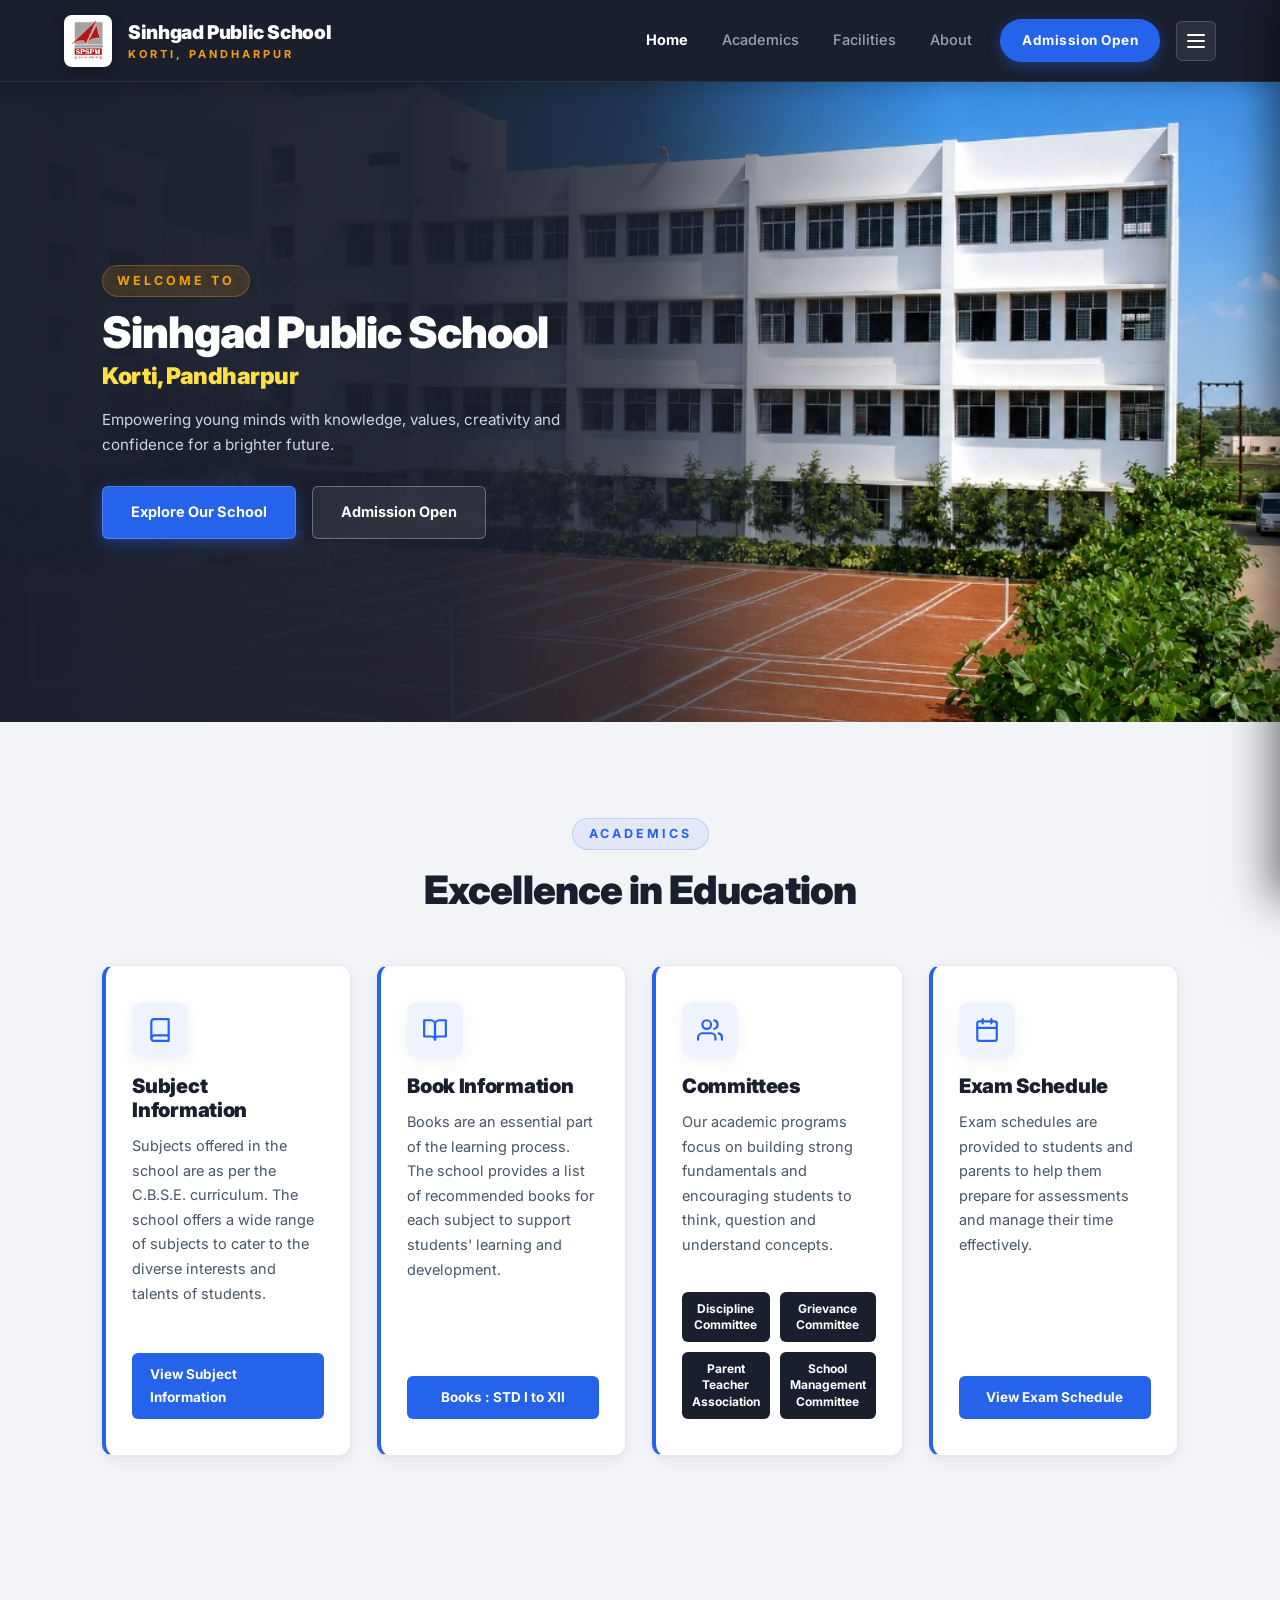
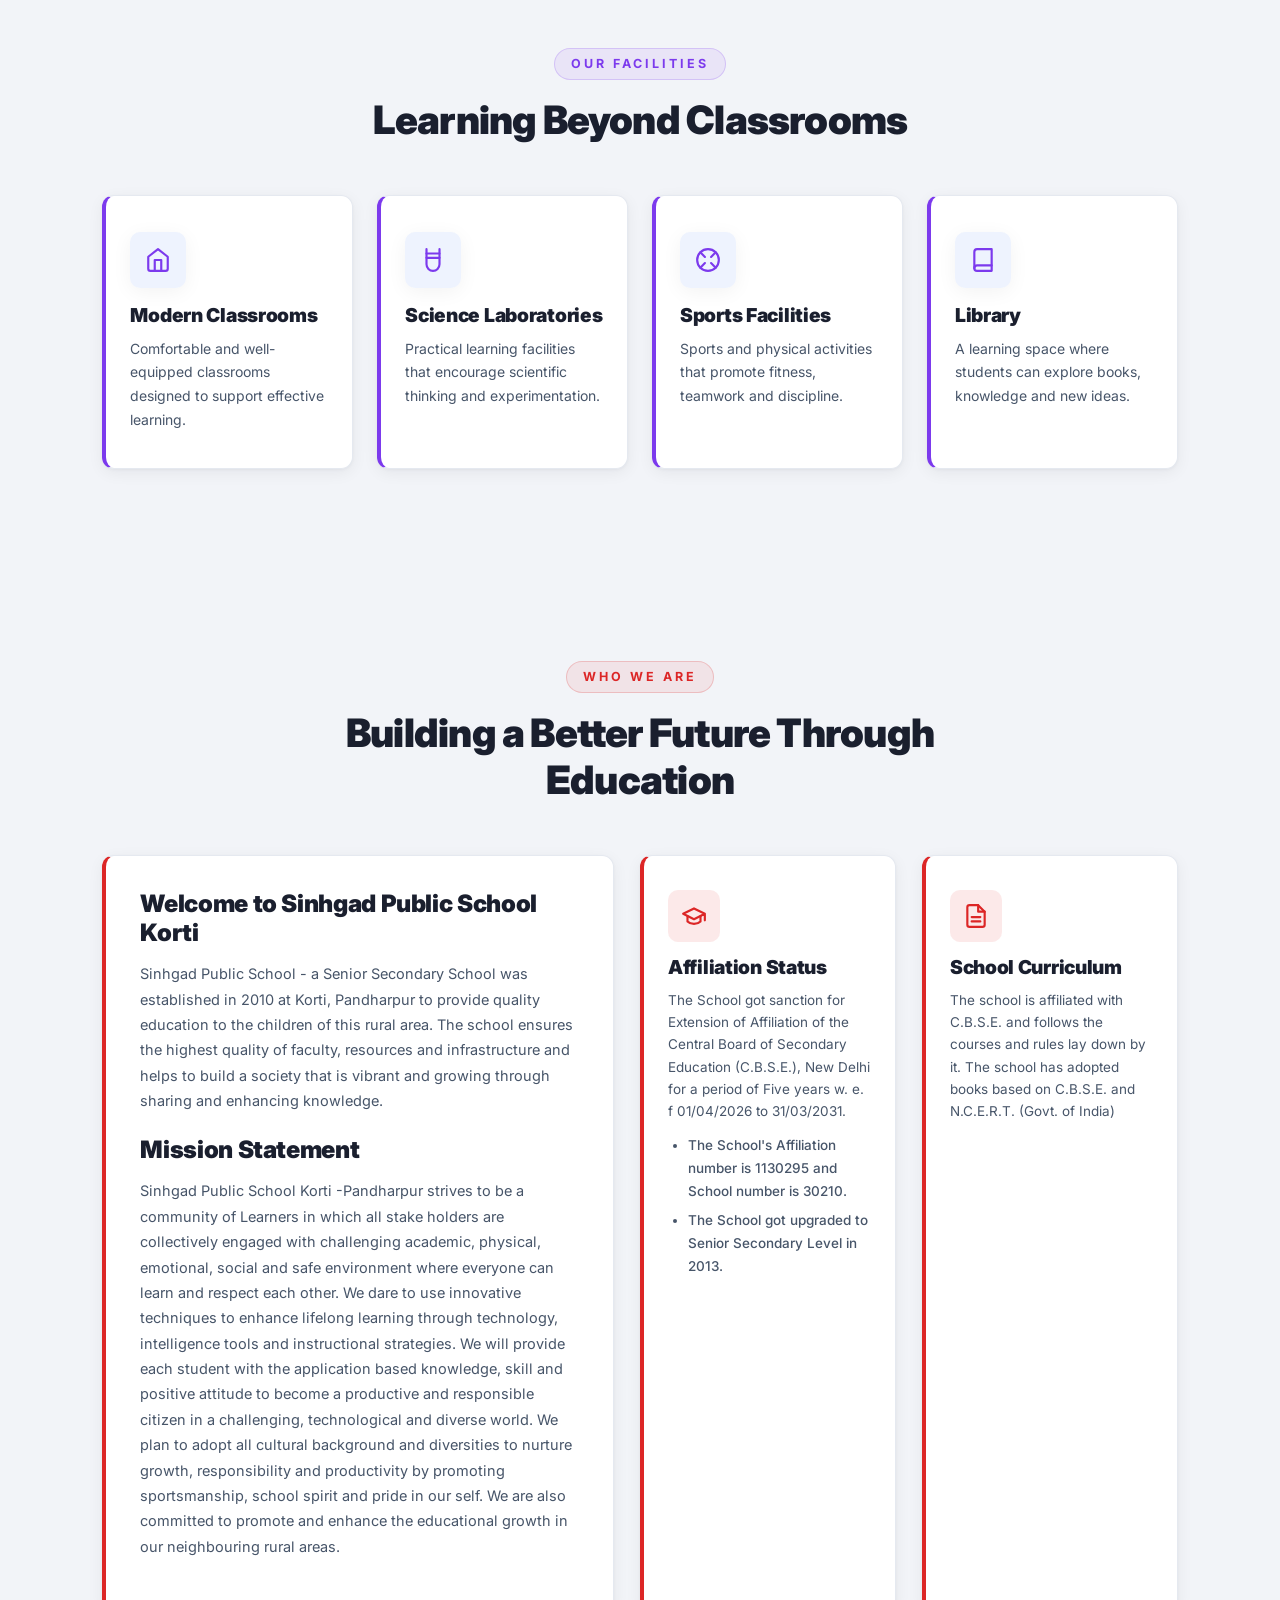
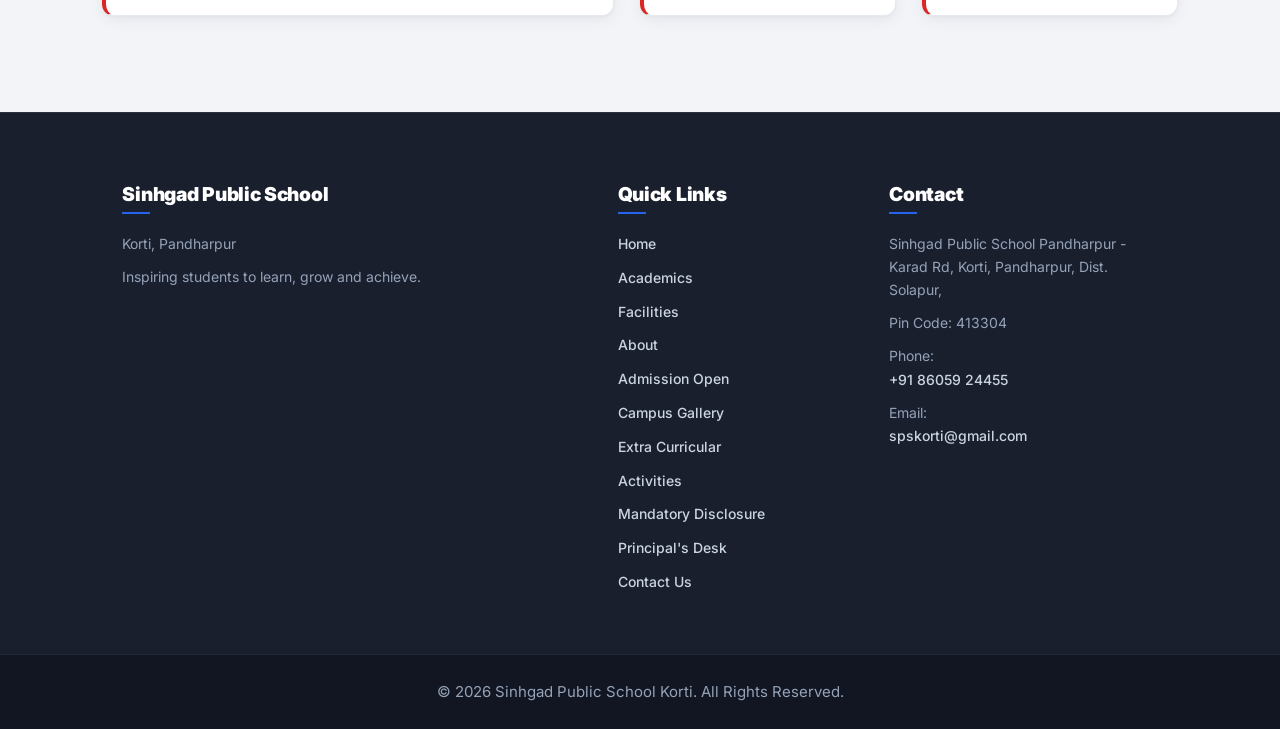
<file: index.html>
<!DOCTYPE html>
<html lang="en">

<head>
    <meta charset="UTF-8">
    <meta name="viewport" content="width=device-width, initial-scale=1.0">

    <title>Sinhgad Public School Korti</title>

    <link rel="stylesheet" href="style.css">

    <!-- Google Font: Inter & JetBrains Mono -->
    <link rel="preconnect" href="https://fonts.googleapis.com">
    <link rel="preconnect" href="https://fonts.gstatic.com" crossorigin>
    <link href="https://fonts.googleapis.com/css2?family=Inter:ital,opsz,wght@0,14..32,100..900;1,14..32,100..900&family=JetBrains+Mono:wght@500;700&display=swap"
        rel="stylesheet">
</head>

<body>

    <!-- ==================================================
         HEADER / MAIN NAVIGATION
    ================================================== -->
    <header class="header">
        <a href="#home" class="logo-area">
            <img src="images/logo.png" alt="Sinhgad Public School Logo" class="school-logo-img">
            <div class="school-name">
                <h2>Sinhgad Public School</h2>
                <p>Korti, Pandharpur</p>
            </div>
        </a>

        <!-- MAIN NAVIGATION (CORE OPTIONS + ADMISSION + 3-LINES MENU) -->
        <nav class="navbar">
            <a href="#home" class="active">Home</a>
            <a href="#academics">Academics</a>
            <a href="#facilities">Facilities</a>
            <a href="#about">About</a>

            <!-- ADMISSION OPEN BUTTON -->
            <a href="admission.html" class="admission-btn">
                Admission Open
            </a>

            <!-- 3 LINES MENU TOGGLE BUTTON -->
            <button class="menu-toggle-btn" id="menuToggleBtn" aria-label="Open More Options" title="More Options & Documents">
                <span class="hamburger-line"></span>
                <span class="hamburger-line"></span>
                <span class="hamburger-line"></span>
            </button>
        </nav>
    </header>

    <!-- ==================================================
         HOME / HERO SECTION
    ================================================== -->
    <section id="home" class="hero">
        <div class="hero-content">
            <p class="welcome-text">
                WELCOME TO
            </p>
            <h1>
                Sinhgad Public School
            </h1>
            <h2>
                Korti, Pandharpur
            </h2>
            <p class="hero-description">
                Empowering young minds with knowledge, values, creativity and confidence for a brighter future.
            </p>

            <div class="hero-buttons">
                <a href="#about" class="primary-btn">
                    Explore Our School
                </a>
                <a href="admission.html" class="secondary-btn">
                    Admission Open
                </a>
            </div>
        </div>
    </section>

    <!-- ==================================================
         ACADEMICS SECTION (Signature: Blue)
    ================================================== -->
    <section id="academics" class="content-section">
        <div class="section-title">
            <p>ACADEMICS</p>
            <h2>Excellence in Education</h2>
        </div>

        <div class="content-container">
            <div class="content-box">
                <div class="feature-icon icon-blue">
                    <svg viewBox="0 0 24 24" width="28" height="28" fill="none" stroke="currentColor" stroke-width="2" stroke-linecap="round" stroke-linejoin="round">
                        <path d="M4 19.5A2.5 2.5 0 0 1 6.5 17H20"/>
                        <path d="M6.5 2H20v20H6.5A2.5 2.5 0 0 1 4 19.5v-15A2.5 2.5 0 0 1 6.5 2z"/>
                    </svg>
                </div>
                <h3>Subject Information</h3>
                <p>
                    Subjects offered in the school are as per the C.B.S.E. curriculum.
                    The school offers a wide range of subjects to cater to the diverse interests and talents of students.
                </p>
                <a href="pdf/Subject.pdf" target="_blank" class="subject-pdf-btn">
                    View Subject Information
                </a>
            </div>

            <div class="content-box">
                <div class="feature-icon icon-blue">
                    <svg viewBox="0 0 24 24" width="28" height="28" fill="none" stroke="currentColor" stroke-width="2" stroke-linecap="round" stroke-linejoin="round">
                        <path d="M2 3h6a4 4 0 0 1 4 4v14a3 3 0 0 0-3-3H2z"/>
                        <path d="M22 3h-6a4 4 0 0 0-4 4v14a3 3 0 0 1 3-3h7z"/>
                    </svg>
                </div>
                <h3>Book Information</h3>
                <p>
                    Books are an essential part of the learning process. The school provides a list of recommended books for each
                    subject to support students' learning and development.
                </p>
                <a href="pdf/Book_List.pdf" target="_blank" class="subject-pdf-btn">
                    Books : STD I to XII
                </a>
            </div>

            <div class="content-box">
                <div class="feature-icon icon-blue">
                    <svg viewBox="0 0 24 24" width="28" height="28" fill="none" stroke="currentColor" stroke-width="2" stroke-linecap="round" stroke-linejoin="round">
                        <path d="M17 21v-2a4 4 0 0 0-4-4H5a4 4 0 0 0-4 4v2"/>
                        <circle cx="9" cy="7" r="4"/>
                        <path d="M23 21v-2a4 4 0 0 0-3-3.87"/>
                        <path d="M16 3.13a4 4 0 0 1 0 7.75"/>
                    </svg>
                </div>
                <h3>Committees</h3>
                <p>
                    Our academic programs focus on building strong fundamentals and encouraging students to think, question and understand concepts.
                </p>
                <div class="committee-tabs">
                    <a href="pdf/DISCIPLINE Committee.pdf" target="_blank">Discipline Committee</a>
                    <a href="pdf/Grievance Committee.pdf" target="_blank">Grievance Committee</a>
                    <a href="pdf/PTA List 2026-27.pdf" target="_blank">Parent Teacher Association</a>
                    <a href="pdf/School Management Committee 2026-27.pdf" target="_blank">School Management Committee</a>
                </div>
            </div>

            <div class="content-box">
                <div class="feature-icon icon-blue">
                    <svg viewBox="0 0 24 24" width="28" height="28" fill="none" stroke="currentColor" stroke-width="2" stroke-linecap="round" stroke-linejoin="round">
                        <rect x="3" y="4" width="18" height="18" rx="2" ry="2"/>
                        <line x1="16" y1="2" x2="16" y2="6"/>
                        <line x1="8" y1="2" x2="8" y2="6"/>
                        <line x1="3" y1="10" x2="21" y2="10"/>
                    </svg>
                </div>
                <h3>Exam Schedule</h3>
                <p>
                    Exam schedules are provided to students and parents to help them prepare for assessments and manage their time effectively.
                </p>
                <a href="pdf/Exam Schedule.pdf" target="_blank" class="exam-schedule-btn">
                    View Exam Schedule
                </a>
            </div>
        </div>
    </section>

    <!-- ==================================================
         FACILITIES SECTION (Signature: Purple)
    ================================================== -->
    <section id="facilities" class="features">
        <div class="section-title">
            <p>OUR FACILITIES</p>
            <h2>Learning Beyond Classrooms</h2>
        </div>

        <div class="feature-container">
            <div class="feature-box">
                <div class="feature-icon icon-purple">
                    <svg viewBox="0 0 24 24" width="28" height="28" fill="none" stroke="currentColor" stroke-width="2" stroke-linecap="round" stroke-linejoin="round">
                        <path d="M3 9l9-7 9 7v11a2 2 0 0 1-2 2H5a2 2 0 0 1-2-2z"/>
                        <polyline points="9 22 9 12 15 12 15 22"/>
                    </svg>
                </div>
                <h3>Modern Classrooms</h3>
                <p>
                    Comfortable and well-equipped classrooms designed to support effective learning.
                </p>
            </div>

            <div class="feature-box">
                <div class="feature-icon icon-purple">
                    <svg viewBox="0 0 24 24" width="28" height="28" fill="none" stroke="currentColor" stroke-width="2" stroke-linecap="round" stroke-linejoin="round">
                        <path d="M6 2v14a6 6 0 0 0 12 0V2"/>
                        <line x1="6" y1="6" x2="18" y2="6"/>
                        <line x1="6" y1="10" x2="18" y2="10"/>
                    </svg>
                </div>
                <h3>Science Laboratories</h3>
                <p>
                    Practical learning facilities that encourage scientific thinking and experimentation.
                </p>
            </div>

            <div class="feature-box">
                <div class="feature-icon icon-purple">
                    <svg viewBox="0 0 24 24" width="28" height="28" fill="none" stroke="currentColor" stroke-width="2" stroke-linecap="round" stroke-linejoin="round">
                        <circle cx="12" cy="12" r="10"/>
                        <path d="M4.93 4.93l4.24 4.24"/>
                        <path d="M14.83 9.17l4.24-4.24"/>
                        <path d="M14.83 14.83l4.24 4.24"/>
                        <path d="M4.93 19.07l4.24-4.24"/>
                    </svg>
                </div>
                <h3>Sports Facilities</h3>
                <p>
                    Sports and physical activities that promote fitness, teamwork and discipline.
                </p>
            </div>

            <div class="feature-box">
                <div class="feature-icon icon-purple">
                    <svg viewBox="0 0 24 24" width="28" height="28" fill="none" stroke="currentColor" stroke-width="2" stroke-linecap="round" stroke-linejoin="round">
                        <path d="M4 19.5A2.5 2.5 0 0 1 6.5 17H20"/>
                        <path d="M6.5 2H20v20H6.5A2.5 2.5 0 0 1 4 19.5v-15A2.5 2.5 0 0 1 6.5 2z"/>
                    </svg>
                </div>
                <h3>Library</h3>
                <p>
                    A learning space where students can explore books, knowledge and new ideas.
                </p>
            </div>
        </div>
    </section>

    <!-- ==================================================
         ABOUT SECTION (Signature: Red)
    ================================================== -->
    <section id="about" class="about-section">
        <div class="section-title">
            <p>WHO WE ARE</p>
            <h2>Building a Better Future Through Education</h2>
        </div>

        <div class="about-content">
            <div class="about-text">
                <h3>Welcome to Sinhgad Public School Korti</h3>
                <p>
                    Sinhgad Public School - a Senior Secondary School was established in 2010 at Korti, Pandharpur to provide quality education to the children of this rural area. The school ensures the highest quality of faculty, resources and infrastructure and helps to build a society that is vibrant and growing through sharing and enhancing knowledge.
                </p>
                
                <h3>Mission Statement</h3>
                <p>
                   Sinhgad Public School Korti -Pandharpur strives to be a community of Learners in which all stake holders are collectively engaged with challenging academic, physical, emotional, social and safe environment where everyone can learn and respect each other. We dare to use innovative techniques to enhance lifelong learning through technology, intelligence tools and instructional strategies. We will provide each student with the application based knowledge, skill and positive attitude to become a productive and responsible citizen in a challenging, technological and diverse world. We plan to adopt all cultural background and diversities to nurture growth, responsibility and productivity by promoting sportsmanship, school spirit and pride in our self. We are also committed to promote and enhance the educational growth in our neighbouring rural areas.
                </p>
            </div>

            <div class="about-card">
                <div class="card-icon icon-red">
                    <svg viewBox="0 0 24 24" width="28" height="28" fill="none" stroke="currentColor" stroke-width="2" stroke-linecap="round" stroke-linejoin="round">
                        <path d="M22 10v6M2 10l10-5 10 5-10 5z"/>
                        <path d="M6 12v5c3 3 9 3 12 0v-5"/>
                    </svg>
                </div>
                <h3>Affiliation Status</h3>
                <p>
                    The School got sanction for Extension of Affiliation of the Central Board of Secondary Education (C.B.S.E.), New Delhi for a period of Five years w. e. f 01/04/2026 to 31/03/2031.
                </p>
                <ul class="school-info">
                    <li>The School's Affiliation number is 1130295 and School number is 30210.</li>
                    <li>The School got upgraded to Senior Secondary Level in 2013.</li>
                </ul>
            </div>

            <div class="about-card">
                <div class="card-icon icon-red">
                    <svg viewBox="0 0 24 24" width="28" height="28" fill="none" stroke="currentColor" stroke-width="2" stroke-linecap="round" stroke-linejoin="round">
                        <path d="M14 2H6a2 2 0 0 0-2 2v16a2 2 0 0 0 2 2h12a2 2 0 0 0 2-2V8z"/>
                        <polyline points="14 2 14 8 20 8"/>
                        <line x1="16" y1="13" x2="8" y2="13"/>
                        <line x1="16" y1="17" x2="8" y2="17"/>
                    </svg>
                </div>
                <h3>School Curriculum</h3>
                <p>
                   The school is affiliated with C.B.S.E. and follows the courses and rules lay down by it. The school has adopted books based on C.B.S.E. and N.C.E.R.T. (Govt. of India)
                </p>
            </div>
        </div>
    </section>

    <!-- ==================================================
         FOOTER
    ================================================== -->
    <footer>
        <div class="footer-content">
            <div>
                <h3>Sinhgad Public School</h3>
                <p>Korti, Pandharpur</p>
                <p>Inspiring students to learn, grow and achieve.</p>
            </div>

            <div>
                <h3>Quick Links</h3>
                <a href="#home">Home</a>
                <a href="#academics">Academics</a>
                <a href="#facilities">Facilities</a>
                <a href="#about">About</a>
                <a href="admission.html">Admission Open</a>
                <a href="gallery.html">Campus Gallery</a>
                <a href="extra-curricular.html">Extra Curricular</a>
                <a href="activities.html">Activities</a>
                <a href="mandatory-disclosure.html">Mandatory Disclosure</a>
                <a href="principal-desk.html">Principal's Desk</a>
                <a href="contact.html">Contact Us</a>
            </div>

            <div>
                <h3>Contact</h3>
                <p>Sinhgad Public School Pandharpur - Karad Rd, Korti, Pandharpur, Dist. Solapur,</p>
                <p>Pin Code: 413304</p>
                <p>Phone: <a href="tel:8605924455">+91 86059 24455</a></p>
                <p>Email: <a href="mailto:spskorti@gmail.com">spskorti@gmail.com</a></p>
            </div>
        </div>

        <div class="copyright">
            <p>&copy; 2026 Sinhgad Public School Korti. All Rights Reserved.</p>
        </div>
    </footer>

    <!-- ==================================================
         SIDE DRAWER OVERLAY & PANEL (3-LINES OPTIONS)
    ================================================== -->
    <div class="drawer-overlay" id="drawerOverlay"></div>

    <aside class="side-drawer" id="sideDrawer">
        <div class="drawer-header">
            <div class="drawer-brand">
                <img src="images/logo.png" alt="SPS Logo" class="drawer-logo-img">
                <div class="school-name">
                    <h2>Sinhgad Public School</h2>
                    <p>Korti, Pandharpur</p>
                </div>
            </div>
            <button class="drawer-close-btn" id="drawerCloseBtn" aria-label="Close Menu">
                <svg viewBox="0 0 24 24" width="20" height="20" fill="none" stroke="currentColor" stroke-width="2.5"><line x1="18" y1="6" x2="6" y2="18"/><line x1="6" y1="6" x2="18" y2="18"/></svg>
            </button>
        </div>

        <div class="drawer-body">
            <!-- 1. EXPLORE SECTIONS & EVENTS -->
            <div class="drawer-section">
                <span class="drawer-section-title">EXPLORE &amp; EVENTS</span>
                <ul class="drawer-menu-list">
                    <li>
                        <a href="gallery.html" class="drawer-item">
                            <svg viewBox="0 0 24 24" width="20" height="20" fill="none" stroke="currentColor" stroke-width="2"><rect x="3" y="3" width="18" height="18" rx="2"/><circle cx="8.5" cy="8.5" r="1.5"/><polyline points="21 15 16 10 5 21"/></svg>
                            <div>
                                <strong>Gallery</strong>
                                <span>Campus moments, classrooms &amp; playgrounds</span>
                            </div>
                        </a>
                    </li>
                    <li>
                        <a href="extra-curricular.html" class="drawer-item">
                            <svg viewBox="0 0 24 24" width="20" height="20" fill="none" stroke="currentColor" stroke-width="2"><polygon points="12 2 15.09 8.26 22 9.27 17 14.14 18.18 21.02 12 17.77 5.82 21.02 7 14.14 2 9.27 8.91 8.26 12 2"/></svg>
                            <div>
                                <strong>Extra Curricular</strong>
                                <span>Competitions, summer camps &amp; annual concert</span>
                            </div>
                        </a>
                    </li>
                    <li>
                        <a href="activities.html" class="drawer-item">
                            <svg viewBox="0 0 24 24" width="20" height="20" fill="none" stroke="currentColor" stroke-width="2"><circle cx="12" cy="12" r="10"/><path d="M4.93 4.93l4.24 4.24"/><path d="M14.83 9.17l4.24-4.24"/><path d="M14.83 14.83l4.24 4.24"/><path d="M4.93 19.07l4.24-4.24"/></svg>
                            <div>
                                <strong>Activities</strong>
                                <span>Sports, environmental, science &amp; social projects</span>
                            </div>
                        </a>
                    </li>
                    <li>
                        <a href="mandatory-disclosure.html" class="drawer-item">
                            <svg viewBox="0 0 24 24" width="20" height="20" fill="none" stroke="currentColor" stroke-width="2"><path d="M14 2H6a2 2 0 0 0-2 2v16a2 2 0 0 0 2 2h12a2 2 0 0 0 2-2V8z"/><polyline points="14 2 14 8 20 8"/><line x1="16" y1="13" x2="8" y2="13"/><line x1="16" y1="17" x2="8" y2="17"/></svg>
                            <div>
                                <strong>Mandatory Disclosure</strong>
                                <span>CBSE affiliation, society registration &amp; compliance</span>
                            </div>
                        </a>
                    </li>
                    <li>
                        <a href="principal-desk.html" class="drawer-item">
                            <svg viewBox="0 0 24 24" width="20" height="20" fill="none" stroke="currentColor" stroke-width="2"><path d="M20 21v-2a4 4 0 0 0-4-4H8a4 4 0 0 0-4 4v2"/><circle cx="12" cy="7" r="4"/></svg>
                            <div>
                                <strong>Principal Desk</strong>
                                <span>Vision and message from Mrs. Smita Navale</span>
                            </div>
                        </a>
                    </li>
                    <li>
                        <a href="contact.html" class="drawer-item">
                            <svg viewBox="0 0 24 24" width="20" height="20" fill="none" stroke="currentColor" stroke-width="2"><path d="M22 16.92v3a2 2 0 0 1-2.18 2 19.79 19.79 0 0 1-8.63-3.07 19.5 19.5 0 0 1-6-6 19.79 19.79 0 0 1-3.07-8.67A2 2 0 0 1 4.11 2h3a2 2 0 0 1 2 1.72 12.84 12.84 0 0 0 .7 2.81 2 2 0 0 1-.45 2.11L8.09 9.91a16 16 0 0 0 6 6l1.27-1.27a2 2 0 0 1 2.11-.45 12.84 12.84 0 0 0 2.81.7A2 2 0 0 1 22 16.92z"/></svg>
                            <div>
                                <strong>Contact</strong>
                                <span>Helpline, email, visiting hours &amp; directions</span>
                            </div>
                        </a>
                    </li>
                </ul>
            </div>

            <!-- 2. QUICK PORTALS & DOCUMENTS -->
            <div class="drawer-section">
                <span class="drawer-section-title">QUICK PORTALS &amp; DOCUMENTS</span>
                <ul class="drawer-menu-list">
                    <li>
                        <a href="admission.html" class="drawer-item highlight">
                            <svg viewBox="0 0 24 24" width="20" height="20" fill="none" stroke="currentColor" stroke-width="2"><path d="M16 21v-2a4 4 0 0 0-4-4H5a4 4 0 0 0-4 4v2"/><circle cx="9" cy="7" r="4"/><polyline points="16 11 18 13 22 9"/></svg>
                            <div>
                                <strong>Admission 2026-27</strong>
                                <span>Online prospectus, eligibility &amp; criteria</span>
                            </div>
                        </a>
                    </li>
                    <li>
                        <a href="pdf/Fees.pdf" target="_blank" class="drawer-item">
                            <svg viewBox="0 0 24 24" width="20" height="20" fill="none" stroke="currentColor" stroke-width="2"><rect x="2" y="4" width="20" height="16" rx="2"/><line x1="12" y1="8" x2="12" y2="16"/><line x1="8" y1="12" x2="16" y2="12"/></svg>
                            <div>
                                <strong>Fee Structure</strong>
                                <span>Official grade-wise fee schedule (PDF)</span>
                            </div>
                        </a>
                    </li>
                    <li>
                        <a href="pdf/Book_List.pdf" target="_blank" class="drawer-item">
                            <svg viewBox="0 0 24 24" width="20" height="20" fill="none" stroke="currentColor" stroke-width="2"><path d="M2 3h6a4 4 0 0 1 4 4v14a3 3 0 0 0-3-3H2z"/><path d="M22 3h-6a4 4 0 0 0-4 4v14a3 3 0 0 1 3-3h7z"/></svg>
                            <div>
                                <strong>Prescribed Books (STD I - XII)</strong>
                                <span>NCERT &amp; recommended curriculum list (PDF)</span>
                            </div>
                        </a>
                    </li>
                    <li>
                        <a href="pdf/Transport Details.pdf" target="_blank" class="drawer-item">
                            <svg viewBox="0 0 24 24" width="20" height="20" fill="none" stroke="currentColor" stroke-width="2"><rect x="1" y="3" width="15" height="13"/><polygon points="16 8 20 8 23 11 23 16 16 16 8"/><circle cx="5.5" cy="18.5" r="2.5"/><circle cx="18.5" cy="18.5" r="2.5"/></svg>
                            <div>
                                <strong>Transport Details</strong>
                                <span>Campus bus pickup and drop routes (PDF)</span>
                            </div>
                        </a>
                    </li>
                    <li>
                        <a href="pdf/Exam Schedule.pdf" target="_blank" class="drawer-item">
                            <svg viewBox="0 0 24 24" width="20" height="20" fill="none" stroke="currentColor" stroke-width="2"><rect x="3" y="4" width="18" height="18" rx="2" ry="2"/><line x1="16" y1="2" x2="16" y2="6"/><line x1="8" y1="2" x2="8" y2="6"/><line x1="3" y1="10" x2="21" y2="10"/></svg>
                            <div>
                                <strong>Exam Schedule &amp; Timetable</strong>
                                <span>Assessments &amp; board examination dates (PDF)</span>
                            </div>
                        </a>
                    </li>
                    <li>
                        <a href="pdf/STUDENT STRENGTH DETAILS.pdf" target="_blank" class="drawer-item">
                            <svg viewBox="0 0 24 24" width="20" height="20" fill="none" stroke="currentColor" stroke-width="2"><path d="M17 21v-2a4 4 0 0 0-4-4H5a4 4 0 0 0-4 4v2"/><circle cx="9" cy="7" r="4"/><path d="M23 21v-2a4 4 0 0 0-3-3.87"/><path d="M16 3.13a4 4 0 0 1 0 7.75"/></svg>
                            <div>
                                <strong>Student Strength Details</strong>
                                <span>Enrolment &amp; class division data (PDF)</span>
                            </div>
                        </a>
                    </li>
                </ul>
            </div>

            <!-- 3. CBSE STATUTORY COMMITTEES -->
            <div class="drawer-section">
                <span class="drawer-section-title">CBSE STATUTORY COMMITTEES</span>
                <ul class="drawer-menu-list">
                    <li><a href="pdf/School Management Committee 2026-27.pdf" target="_blank" class="drawer-item-sub">School Management Committee (SMC)</a></li>
                    <li><a href="pdf/PTA List 2026-27.pdf" target="_blank" class="drawer-item-sub">Parents Teachers Association (PTA)</a></li>
                    <li><a href="pdf/DISCIPLINE Committee.pdf" target="_blank" class="drawer-item-sub">Discipline Committee</a></li>
                    <li><a href="pdf/Grievance Committee.pdf" target="_blank" class="drawer-item-sub">Grievance Committee</a></li>
                    <li><a href="pdf/WebsiteDisclaimer.pdf" target="_blank" class="drawer-item-sub">Official Website Disclaimer</a></li>
                </ul>
            </div>

            <div class="drawer-footer-contact">
                <p><strong>Campus Support:</strong> <a href="tel:8605924455">+91 86059 24455</a></p>
                <p><strong>Official Email:</strong> <a href="mailto:spskorti@gmail.com">spskorti@gmail.com</a></p>
                <p style="font-size: 11.5px; color: var(--slate-400); margin-top: 8px;">Pandharpur - Karad Rd, Korti, Pandharpur - 413304</p>
            </div>
        </div>
    </aside>

    <!-- Side Drawer Toggle Javascript -->
    <script>
        const menuToggleBtn = document.getElementById('menuToggleBtn');
        const sideDrawer = document.getElementById('sideDrawer');
        const drawerOverlay = document.getElementById('drawerOverlay');
        const drawerCloseBtn = document.getElementById('drawerCloseBtn');

        function openDrawer() {
            sideDrawer.classList.add('active');
            drawerOverlay.classList.add('active');
            document.body.style.overflow = 'hidden';
        }

        function closeDrawer() {
            sideDrawer.classList.remove('active');
            drawerOverlay.classList.remove('active');
            document.body.style.overflow = '';
        }

        if (menuToggleBtn) menuToggleBtn.addEventListener('click', openDrawer);
        if (drawerCloseBtn) drawerCloseBtn.addEventListener('click', closeDrawer);
        if (drawerOverlay) drawerOverlay.addEventListener('click', closeDrawer);

        document.addEventListener('keydown', (e) => {
            if (e.key === 'Escape') closeDrawer();
        });
    </script>
</body>
</html>
</file>
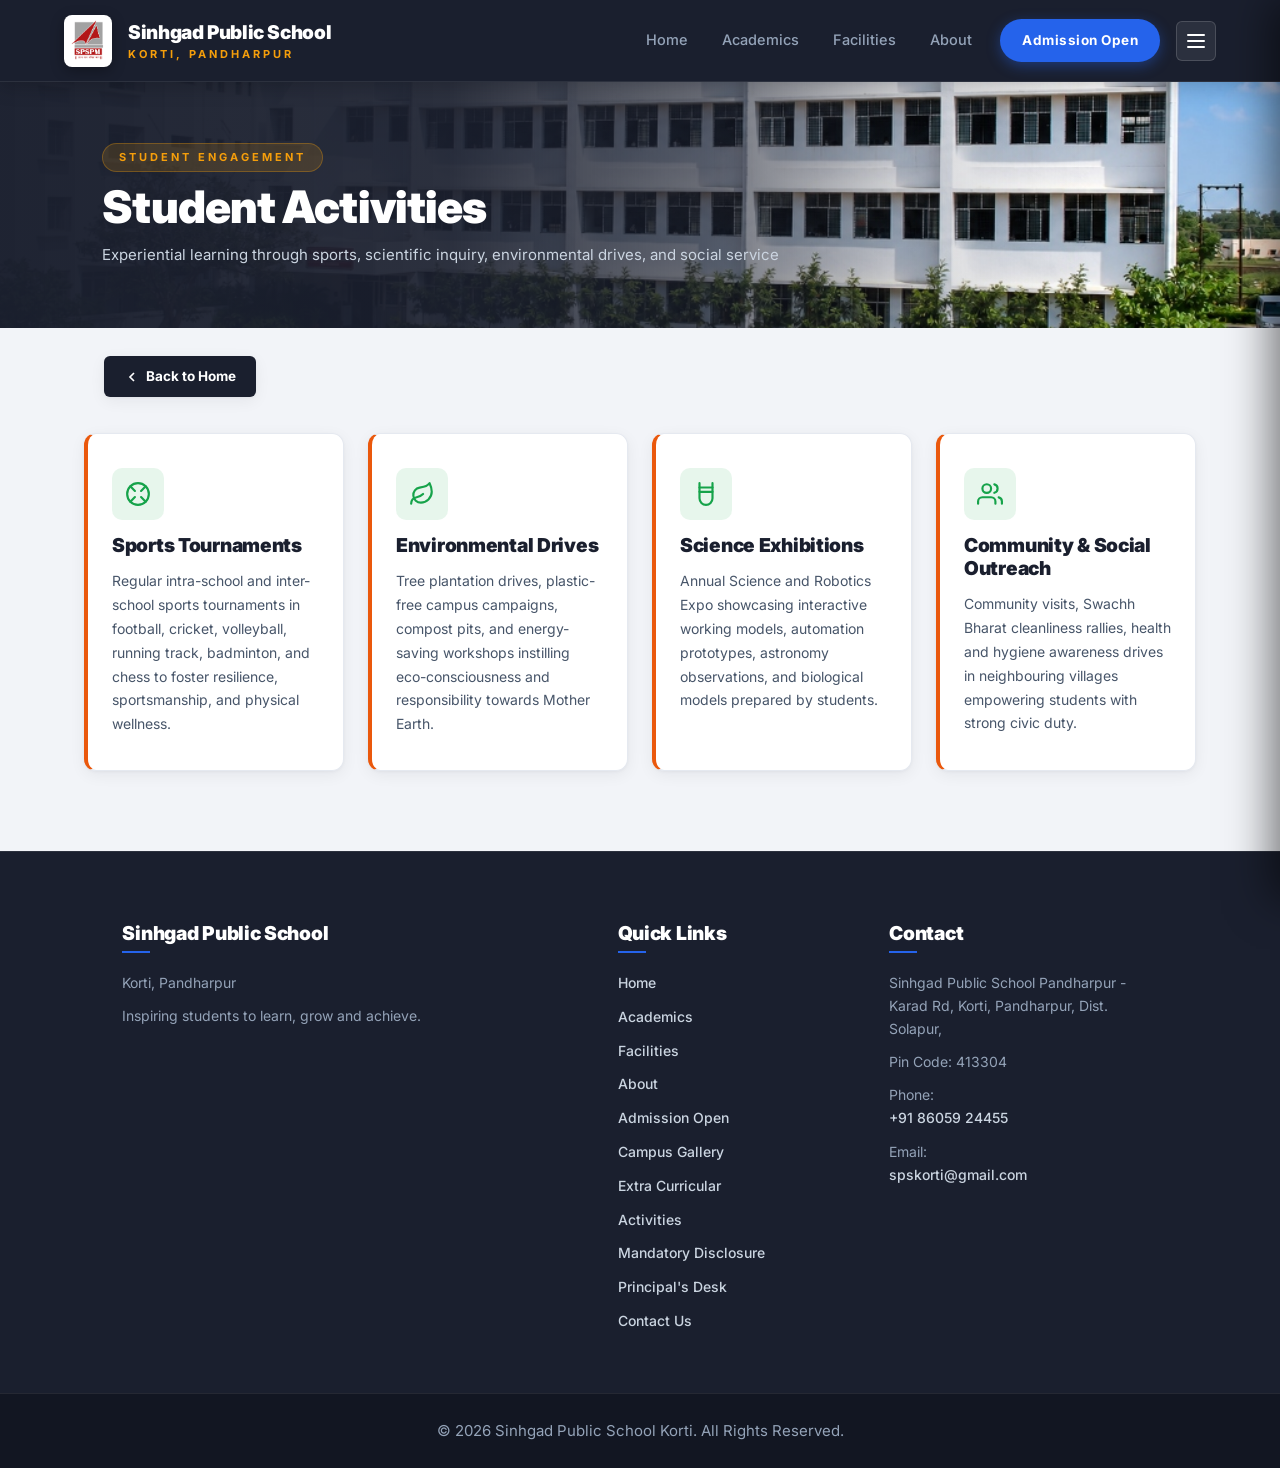
<file: activities.html>
<!DOCTYPE html>
<html lang="en">

<head>
    <meta charset="UTF-8">
    <meta name="viewport" content="width=device-width, initial-scale=1.0">

    <title>Student Activities | Sinhgad Public School Korti</title>

    <link rel="stylesheet" href="style.css">

    <!-- Google Font: Inter & JetBrains Mono -->
    <link rel="preconnect" href="https://fonts.googleapis.com">
    <link rel="preconnect" href="https://fonts.gstatic.com" crossorigin>
    <link href="https://fonts.googleapis.com/css2?family=Inter:ital,opsz,wght@0,14..32,100..900;1,14..32,100..900&family=JetBrains+Mono:wght@500;700&display=swap"
        rel="stylesheet">
</head>

<body>

    <!-- ==================================================
         HEADER / MAIN NAVIGATION
    ================================================== -->
    <header class="header">
        <a href="index.html" class="logo-area">
            <img src="images/logo.png" alt="Sinhgad Public School Logo" class="school-logo-img">
            <div class="school-name">
                <h2>Sinhgad Public School</h2>
                <p>Korti, Pandharpur</p>
            </div>
        </a>

        <!-- MAIN NAVIGATION -->
        <nav class="navbar">
            <a href="index.html#home">Home</a>
            <a href="index.html#academics">Academics</a>
            <a href="index.html#facilities">Facilities</a>
            <a href="index.html#about">About</a>

            <!-- ADMISSION OPEN -->
            <a href="admission.html" class="admission-btn">
                Admission Open
            </a>

            <!-- 3 LINES MENU TOGGLE BUTTON -->
            <button class="menu-toggle-btn" id="menuToggleBtn" aria-label="Open More Options" title="More Options & Documents">
                <span class="hamburger-line"></span>
                <span class="hamburger-line"></span>
                <span class="hamburger-line"></span>
            </button>
        </nav>
    </header>

    <!-- ==================================================
         PAGE HERO
    ================================================== -->
    <section class="page-hero">
        <span class="page-tag">STUDENT ENGAGEMENT</span>
        <h1>Student Activities</h1>
        <span>Experiential learning through sports, scientific inquiry, environmental drives, and social service</span>
    </section>

    <!-- ==================================================
         BACK TO HOME BUTTON
    ================================================== -->
    <div class="back-home-container">
        <a href="index.html" class="back-home-btn">
            <svg viewBox="0 0 24 24" width="16" height="16" fill="none" stroke="currentColor" stroke-width="2.5"><polyline points="15 18 9 12 15 6"/></svg>
            Back to Home
        </a>
    </div>

    <!-- ==================================================
         MAIN ACTIVITIES CONTENT
    ================================================== -->
    <main class="page-main-content">
        <div class="event-container">
            <div class="event-card">
                <div class="event-icon icon-green">
                    <svg viewBox="0 0 24 24" width="28" height="28" fill="none" stroke="currentColor" stroke-width="2" stroke-linecap="round" stroke-linejoin="round">
                        <circle cx="12" cy="12" r="10"/>
                        <path d="M4.93 4.93l4.24 4.24"/>
                        <path d="M14.83 9.17l4.24-4.24"/>
                        <path d="M14.83 14.83l4.24 4.24"/>
                        <path d="M4.93 19.07l4.24-4.24"/>
                    </svg>
                </div>
                <h3>Sports Tournaments</h3>
                <p>
                    Regular intra-school and inter-school sports tournaments in football, cricket, volleyball, running track, badminton, and chess to foster resilience, sportsmanship, and physical wellness.
                </p>
            </div>

            <div class="event-card">
                <div class="event-icon icon-green">
                    <svg viewBox="0 0 24 24" width="28" height="28" fill="none" stroke="currentColor" stroke-width="2" stroke-linecap="round" stroke-linejoin="round">
                        <path d="M11 20A7 7 0 0 1 9.8 6.1C15.5 5 17 4.48 19 2c1 2 2 4.18 2 8 0 5.5-4.78 10-10 10Z"/>
                        <path d="M2 21c0-3 1.85-5.36 5.08-6C9.5 14.52 12 13 13 12"/>
                    </svg>
                </div>
                <h3>Environmental Drives</h3>
                <p>
                    Tree plantation drives, plastic-free campus campaigns, compost pits, and energy-saving workshops instilling eco-consciousness and responsibility towards Mother Earth.
                </p>
            </div>

            <div class="event-card">
                <div class="event-icon icon-green">
                    <svg viewBox="0 0 24 24" width="28" height="28" fill="none" stroke="currentColor" stroke-width="2" stroke-linecap="round" stroke-linejoin="round">
                        <path d="M6 2v14a6 6 0 0 0 12 0V2"/>
                        <line x1="6" y1="6" x2="18" y2="6"/>
                        <line x1="6" y1="10" x2="18" y2="10"/>
                    </svg>
                </div>
                <h3>Science Exhibitions</h3>
                <p>
                    Annual Science and Robotics Expo showcasing interactive working models, automation prototypes, astronomy observations, and biological models prepared by students.
                </p>
            </div>

            <div class="event-card">
                <div class="event-icon icon-green">
                    <svg viewBox="0 0 24 24" width="28" height="28" fill="none" stroke="currentColor" stroke-width="2" stroke-linecap="round" stroke-linejoin="round">
                        <path d="M17 21v-2a4 4 0 0 0-4-4H5a4 4 0 0 0-4 4v2"/>
                        <circle cx="9" cy="7" r="4"/>
                        <path d="M23 21v-2a4 4 0 0 0-3-3.87"/>
                        <path d="M16 3.13a4 4 0 0 1 0 7.75"/>
                    </svg>
                </div>
                <h3>Community &amp; Social Outreach</h3>
                <p>
                    Community visits, Swachh Bharat cleanliness rallies, health and hygiene awareness drives in neighbouring villages empowering students with strong civic duty.
                </p>
            </div>
        </div>
    </main>

    <!-- ==================================================
         FOOTER
    ================================================== -->
    <footer>
        <div class="footer-content">
            <div>
                <h3>Sinhgad Public School</h3>
                <p>Korti, Pandharpur</p>
                <p>Inspiring students to learn, grow and achieve.</p>
            </div>

            <div>
                <h3>Quick Links</h3>
                <a href="index.html#home">Home</a>
                <a href="index.html#academics">Academics</a>
                <a href="index.html#facilities">Facilities</a>
                <a href="index.html#about">About</a>
                <a href="admission.html">Admission Open</a>
                <a href="gallery.html">Campus Gallery</a>
                <a href="extra-curricular.html">Extra Curricular</a>
                <a href="activities.html">Activities</a>
                <a href="mandatory-disclosure.html">Mandatory Disclosure</a>
                <a href="principal-desk.html">Principal's Desk</a>
                <a href="contact.html">Contact Us</a>
            </div>

            <div>
                <h3>Contact</h3>
                <p>Sinhgad Public School Pandharpur - Karad Rd, Korti, Pandharpur, Dist. Solapur,</p>
                <p>Pin Code: 413304</p>
                <p>Phone: <a href="tel:8605924455">+91 86059 24455</a></p>
                <p>Email: <a href="mailto:spskorti@gmail.com">spskorti@gmail.com</a></p>
            </div>
        </div>

        <div class="copyright">
            <p>&copy; 2026 Sinhgad Public School Korti. All Rights Reserved.</p>
        </div>
    </footer>

    <!-- ==================================================
         SIDE DRAWER OVERLAY & PANEL
    ================================================== -->
    <div class="drawer-overlay" id="drawerOverlay"></div>

    <aside class="side-drawer" id="sideDrawer">
        <div class="drawer-header">
            <div class="drawer-brand">
                <img src="images/logo.png" alt="SPS Logo" class="drawer-logo-img">
                <div class="school-name">
                    <h2>Sinhgad Public School</h2>
                    <p>Korti, Pandharpur</p>
                </div>
            </div>
            <button class="drawer-close-btn" id="drawerCloseBtn" aria-label="Close Menu">
                <svg viewBox="0 0 24 24" width="20" height="20" fill="none" stroke="currentColor" stroke-width="2.5"><line x1="18" y1="6" x2="6" y2="18"/><line x1="6" y1="6" x2="18" y2="18"/></svg>
            </button>
        </div>

        <div class="drawer-body">
            <!-- 1. EXPLORE SECTIONS & EVENTS -->
            <div class="drawer-section">
                <span class="drawer-section-title">EXPLORE &amp; EVENTS</span>
                <ul class="drawer-menu-list">
                    <li>
                        <a href="gallery.html" class="drawer-item">
                            <svg viewBox="0 0 24 24" width="20" height="20" fill="none" stroke="currentColor" stroke-width="2"><rect x="3" y="3" width="18" height="18" rx="2"/><circle cx="8.5" cy="8.5" r="1.5"/><polyline points="21 15 16 10 5 21"/></svg>
                            <div>
                                <strong>Gallery</strong>
                                <span>Campus moments, classrooms &amp; playgrounds</span>
                            </div>
                        </a>
                    </li>
                    <li>
                        <a href="extra-curricular.html" class="drawer-item">
                            <svg viewBox="0 0 24 24" width="20" height="20" fill="none" stroke="currentColor" stroke-width="2"><polygon points="12 2 15.09 8.26 22 9.27 17 14.14 18.18 21.02 12 17.77 5.82 21.02 7 14.14 2 9.27 8.91 8.26 12 2"/></svg>
                            <div>
                                <strong>Extra Curricular</strong>
                                <span>Competitions, summer camps &amp; annual concert</span>
                            </div>
                        </a>
                    </li>
                    <li>
                        <a href="activities.html" class="drawer-item highlight">
                            <svg viewBox="0 0 24 24" width="20" height="20" fill="none" stroke="currentColor" stroke-width="2"><circle cx="12" cy="12" r="10"/><path d="M4.93 4.93l4.24 4.24"/><path d="M14.83 9.17l4.24-4.24"/><path d="M14.83 14.83l4.24 4.24"/><path d="M4.93 19.07l4.24-4.24"/></svg>
                            <div>
                                <strong>Activities</strong>
                                <span>Sports, environmental, science &amp; social projects</span>
                            </div>
                        </a>
                    </li>
                    <li>
                        <a href="mandatory-disclosure.html" class="drawer-item">
                            <svg viewBox="0 0 24 24" width="20" height="20" fill="none" stroke="currentColor" stroke-width="2"><path d="M14 2H6a2 2 0 0 0-2 2v16a2 2 0 0 0 2 2h12a2 2 0 0 0 2-2V8z"/><polyline points="14 2 14 8 20 8"/><line x1="16" y1="13" x2="8" y2="13"/><line x1="16" y1="17" x2="8" y2="17"/></svg>
                            <div>
                                <strong>Mandatory Disclosure</strong>
                                <span>CBSE affiliation, society registration &amp; compliance</span>
                            </div>
                        </a>
                    </li>
                    <li>
                        <a href="principal-desk.html" class="drawer-item">
                            <svg viewBox="0 0 24 24" width="20" height="20" fill="none" stroke="currentColor" stroke-width="2"><path d="M20 21v-2a4 4 0 0 0-4-4H8a4 4 0 0 0-4 4v2"/><circle cx="12" cy="7" r="4"/></svg>
                            <div>
                                <strong>Principal Desk</strong>
                                <span>Vision and message from Mrs. Smita Navale</span>
                            </div>
                        </a>
                    </li>
                    <li>
                        <a href="contact.html" class="drawer-item">
                            <svg viewBox="0 0 24 24" width="20" height="20" fill="none" stroke="currentColor" stroke-width="2"><path d="M22 16.92v3a2 2 0 0 1-2.18 2 19.79 19.79 0 0 1-8.63-3.07 19.5 19.5 0 0 1-6-6 19.79 19.79 0 0 1-3.07-8.67A2 2 0 0 1 4.11 2h3a2 2 0 0 1 2 1.72 12.84 12.84 0 0 0 .7 2.81 2 2 0 0 1-.45 2.11L8.09 9.91a16 16 0 0 0 6 6l1.27-1.27a2 2 0 0 1 2.11-.45 12.84 12.84 0 0 0 2.81.7A2 2 0 0 1 22 16.92z"/></svg>
                            <div>
                                <strong>Contact</strong>
                                <span>Helpline, email, visiting hours &amp; directions</span>
                            </div>
                        </a>
                    </li>
                </ul>
            </div>

            <!-- 2. QUICK PORTALS & DOCUMENTS -->
            <div class="drawer-section">
                <span class="drawer-section-title">QUICK PORTALS &amp; DOCUMENTS</span>
                <ul class="drawer-menu-list">
                    <li>
                        <a href="admission.html" class="drawer-item">
                            <svg viewBox="0 0 24 24" width="20" height="20" fill="none" stroke="currentColor" stroke-width="2"><path d="M16 21v-2a4 4 0 0 0-4-4H5a4 4 0 0 0-4 4v2"/><circle cx="9" cy="7" r="4"/><polyline points="16 11 18 13 22 9"/></svg>
                            <div>
                                <strong>Admission 2026-27</strong>
                                <span>Online prospectus, eligibility &amp; criteria</span>
                            </div>
                        </a>
                    </li>
                    <li>
                        <a href="pdf/Fees.pdf" target="_blank" class="drawer-item">
                            <svg viewBox="0 0 24 24" width="20" height="20" fill="none" stroke="currentColor" stroke-width="2"><rect x="2" y="4" width="20" height="16" rx="2"/><line x1="12" y1="8" x2="12" y2="16"/><line x1="8" y1="12" x2="16" y2="12"/></svg>
                            <div>
                                <strong>Fee Structure</strong>
                                <span>Official grade-wise fee schedule (PDF)</span>
                            </div>
                        </a>
                    </li>
                    <li>
                        <a href="pdf/Book_List.pdf" target="_blank" class="drawer-item">
                            <svg viewBox="0 0 24 24" width="20" height="20" fill="none" stroke="currentColor" stroke-width="2"><path d="M2 3h6a4 4 0 0 1 4 4v14a3 3 0 0 0-3-3H2z"/><path d="M22 3h-6a4 4 0 0 0-4 4v14a3 3 0 0 1 3-3h7z"/></svg>
                            <div>
                                <strong>Prescribed Books (STD I - XII)</strong>
                                <span>NCERT &amp; recommended curriculum list (PDF)</span>
                            </div>
                        </a>
                    </li>
                    <li>
                        <a href="pdf/Transport Details.pdf" target="_blank" class="drawer-item">
                            <svg viewBox="0 0 24 24" width="20" height="20" fill="none" stroke="currentColor" stroke-width="2"><rect x="1" y="3" width="15" height="13"/><polygon points="16 8 20 8 23 11 23 16 16 16 8"/><circle cx="5.5" cy="18.5" r="2.5"/><circle cx="18.5" cy="18.5" r="2.5"/></svg>
                            <div>
                                <strong>Transport Details</strong>
                                <span>Campus bus pickup and drop routes (PDF)</span>
                            </div>
                        </a>
                    </li>
                    <li>
                        <a href="pdf/Exam Schedule.pdf" target="_blank" class="drawer-item">
                            <svg viewBox="0 0 24 24" width="20" height="20" fill="none" stroke="currentColor" stroke-width="2"><rect x="3" y="4" width="18" height="18" rx="2" ry="2"/><line x1="16" y1="2" x2="16" y2="6"/><line x1="8" y1="2" x2="8" y2="6"/><line x1="3" y1="10" x2="21" y2="10"/></svg>
                            <div>
                                <strong>Exam Schedule &amp; Timetable</strong>
                                <span>Assessments &amp; board examination dates (PDF)</span>
                            </div>
                        </a>
                    </li>
                    <li>
                        <a href="pdf/STUDENT STRENGTH DETAILS.pdf" target="_blank" class="drawer-item">
                            <svg viewBox="0 0 24 24" width="20" height="20" fill="none" stroke="currentColor" stroke-width="2"><path d="M17 21v-2a4 4 0 0 0-4-4H5a4 4 0 0 0-4 4v2"/><circle cx="9" cy="7" r="4"/><path d="M23 21v-2a4 4 0 0 0-3-3.87"/><path d="M16 3.13a4 4 0 0 1 0 7.75"/>
                            </svg>
                            <div>
                                <strong>Student Strength Details</strong>
                                <span>Enrolment &amp; class division data (PDF)</span>
                            </div>
                        </a>
                    </li>
                </ul>
            </div>

            <div class="drawer-section">
                <span class="drawer-section-title">CBSE STATUTORY COMMITTEES</span>
                <ul class="drawer-menu-list">
                    <li><a href="pdf/School Management Committee 2026-27.pdf" target="_blank" class="drawer-item-sub">School Management Committee (SMC)</a></li>
                    <li><a href="pdf/PTA List 2026-27.pdf" target="_blank" class="drawer-item-sub">Parents Teachers Association (PTA)</a></li>
                    <li><a href="pdf/DISCIPLINE Committee.pdf" target="_blank" class="drawer-item-sub">Discipline Committee</a></li>
                    <li><a href="pdf/Grievance Committee.pdf" target="_blank" class="drawer-item-sub">Grievance Committee</a></li>
                    <li><a href="pdf/WebsiteDisclaimer.pdf" target="_blank" class="drawer-item-sub">Official Website Disclaimer</a></li>
                </ul>
            </div>

            <div class="drawer-footer-contact">
                <p><strong>Campus Support:</strong> <a href="tel:8605924455">+91 86059 24455</a></p>
                <p><strong>Official Email:</strong> <a href="mailto:spskorti@gmail.com">spskorti@gmail.com</a></p>
                <p style="font-size: 11.5px; color: var(--slate-400); margin-top: 8px;">Pandharpur - Karad Rd, Korti, Pandharpur - 413304</p>
            </div>
        </div>
    </aside>

    <!-- Side Drawer Toggle Javascript -->
    <script>
        const menuToggleBtn = document.getElementById('menuToggleBtn');
        const sideDrawer = document.getElementById('sideDrawer');
        const drawerOverlay = document.getElementById('drawerOverlay');
        const drawerCloseBtn = document.getElementById('drawerCloseBtn');

        function openDrawer() {
            sideDrawer.classList.add('active');
            drawerOverlay.classList.add('active');
            document.body.style.overflow = 'hidden';
        }

        function closeDrawer() {
            sideDrawer.classList.remove('active');
            drawerOverlay.classList.remove('active');
            document.body.style.overflow = '';
        }

        if (menuToggleBtn) menuToggleBtn.addEventListener('click', openDrawer);
        if (drawerCloseBtn) drawerCloseBtn.addEventListener('click', closeDrawer);
        if (drawerOverlay) drawerOverlay.addEventListener('click', closeDrawer);

        document.addEventListener('keydown', (e) => {
            if (e.key === 'Escape') closeDrawer();
        });
    </script>
</body>
</html>
</file>
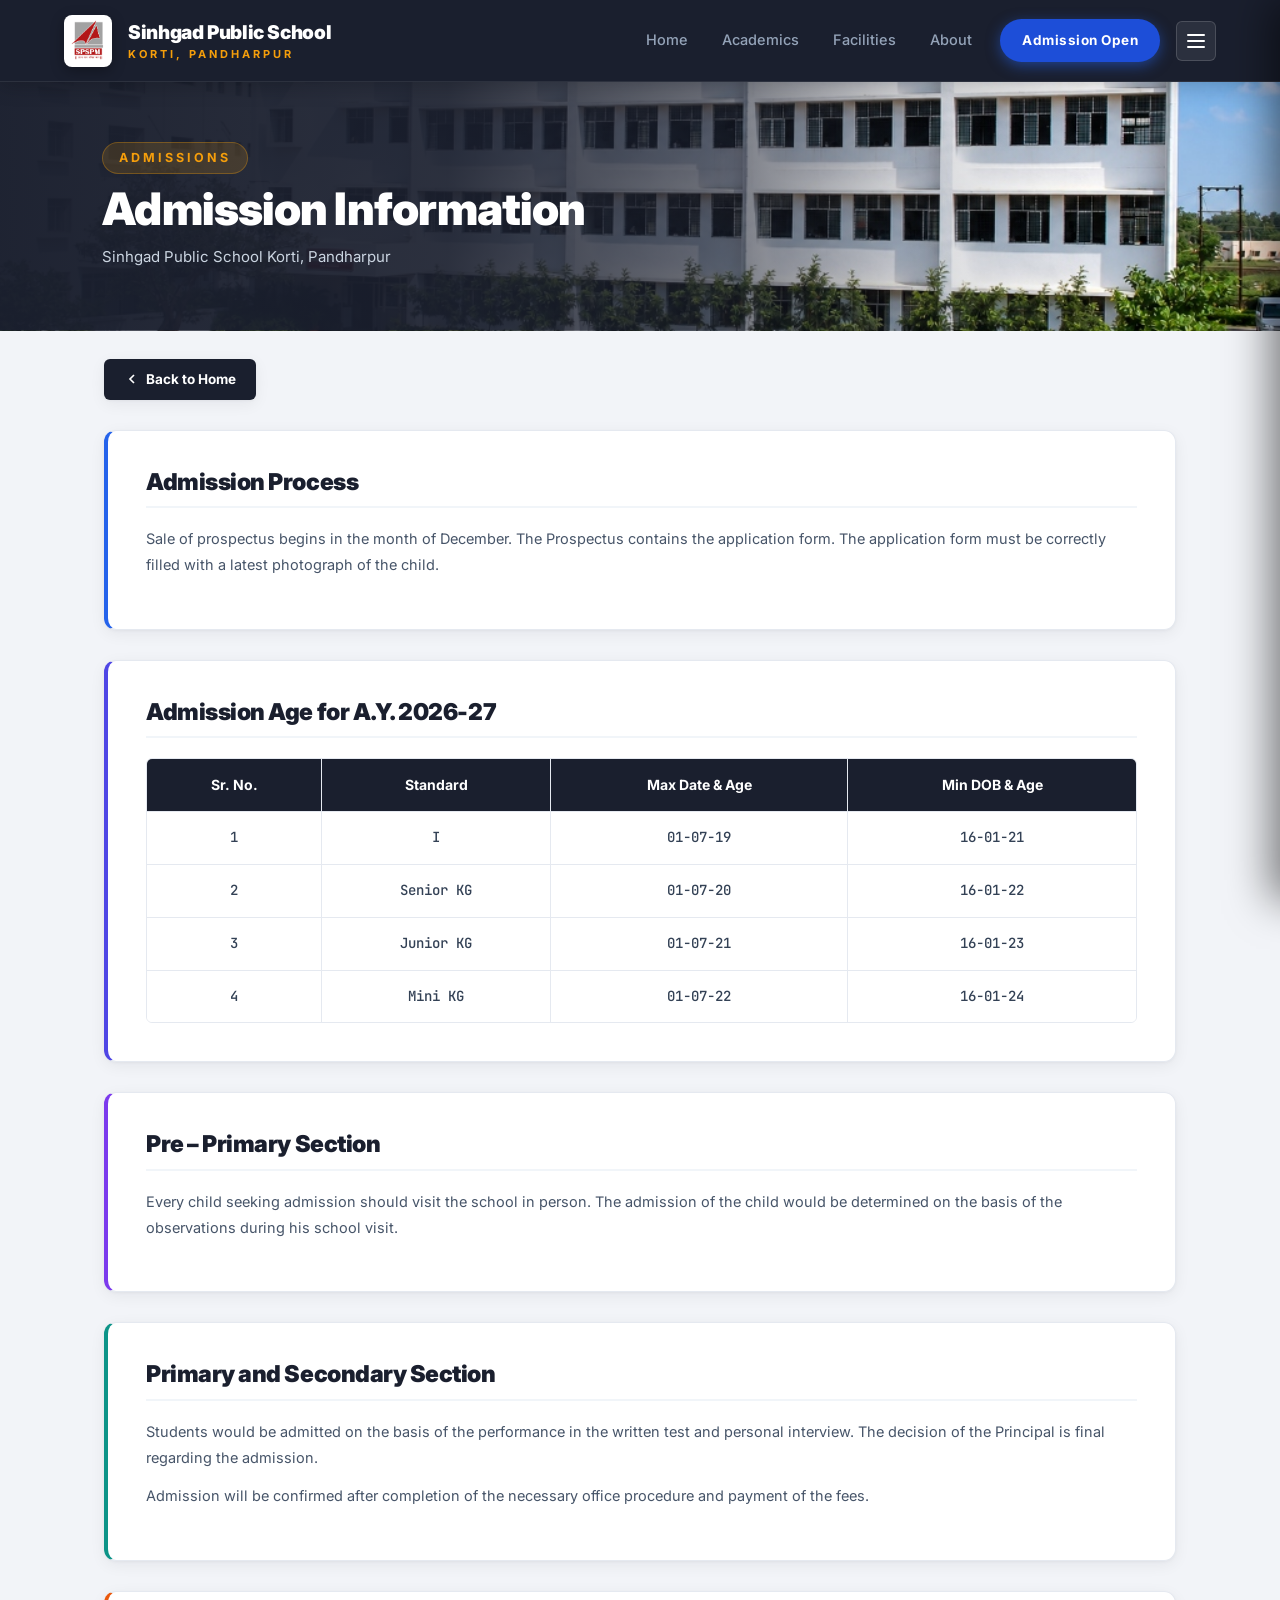
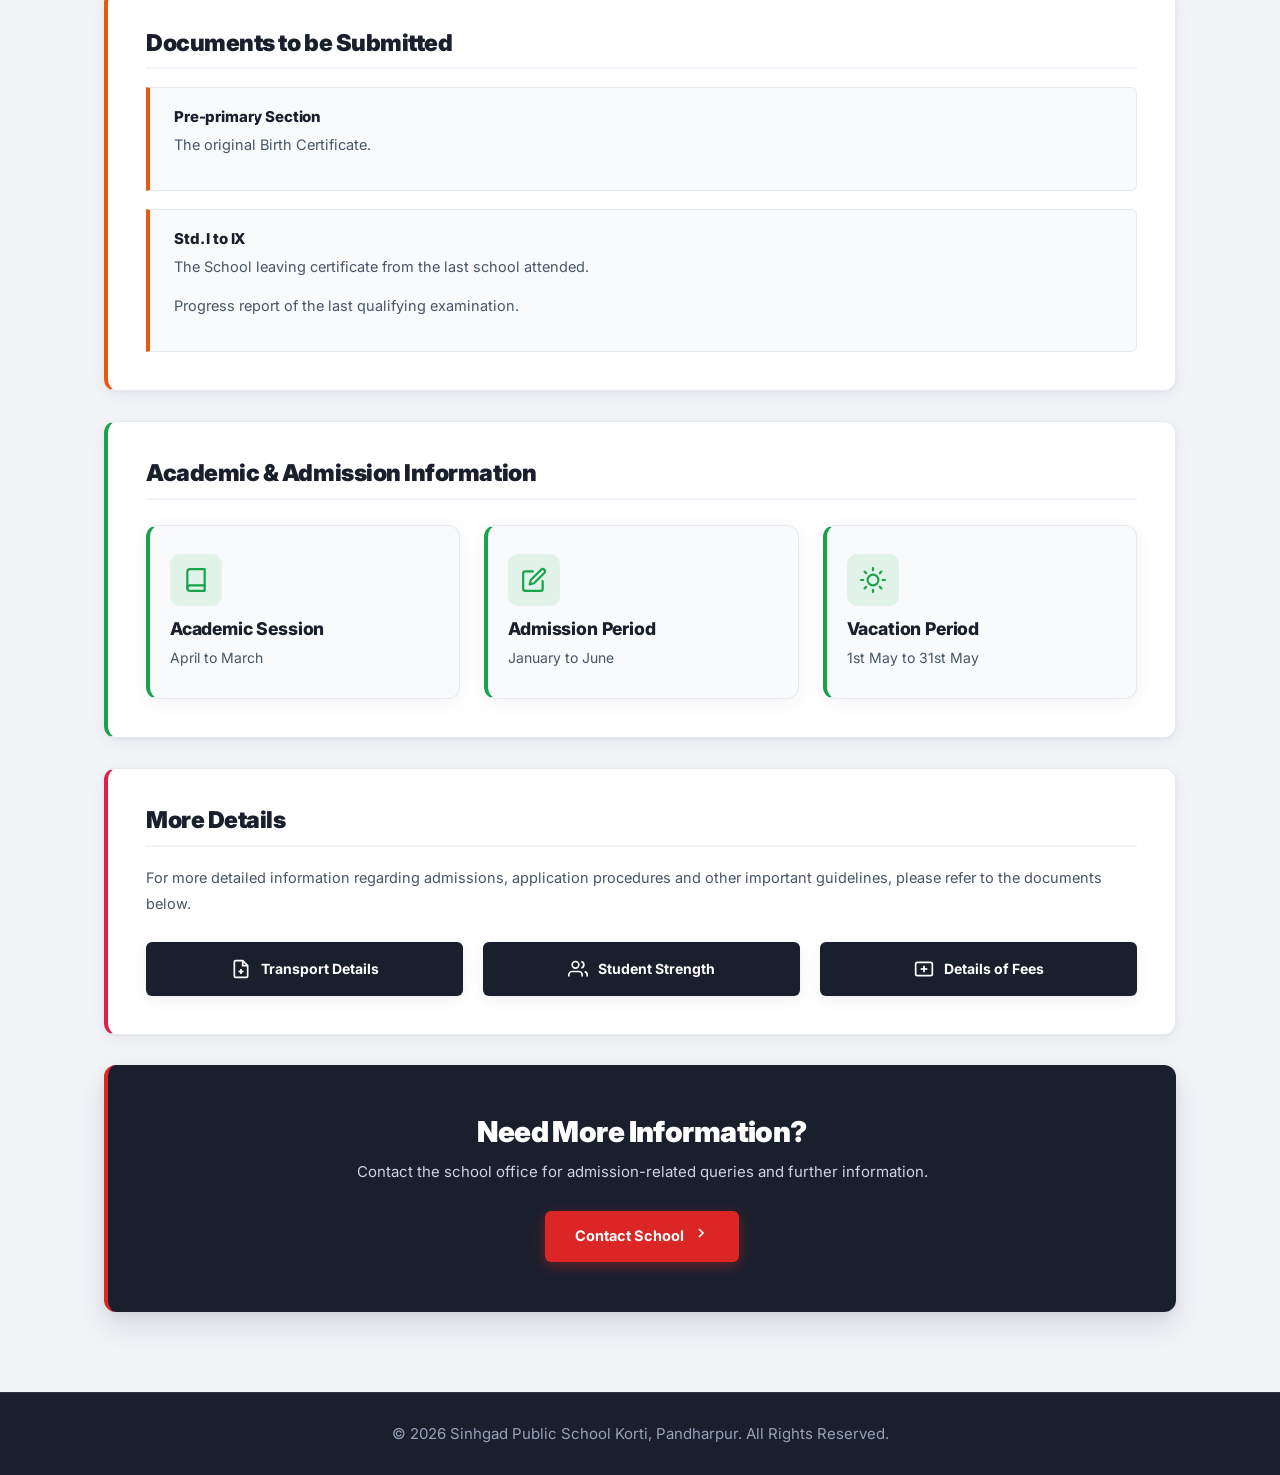
<file: admission.html>
<!DOCTYPE html>
<html lang="en">

<head>
    <meta charset="UTF-8">
    <meta name="viewport" content="width=device-width, initial-scale=1.0">

    <title>Admission | Sinhgad Public School Korti</title>

    <!-- Google Font: Inter & JetBrains Mono -->
    <link rel="preconnect" href="https://fonts.googleapis.com">
    <link rel="preconnect" href="https://fonts.gstatic.com" crossorigin>
    <link
        href="https://fonts.googleapis.com/css2?family=Inter:ital,opsz,wght@0,14..32,100..900;1,14..32,100..900&family=JetBrains+Mono:wght@500;700&display=swap"
        rel="stylesheet">

    <!-- Main CSS -->
    <link rel="stylesheet" href="style.css">
</head>

<body>

    <!-- ==================================================
         HEADER / MAIN NAVIGATION
    ================================================== -->
    <header class="header">
        <a href="index.html" class="logo-area">
            <img src="images/logo.png" alt="Sinhgad Public School Logo" class="school-logo-img">
            <div class="school-name">
                <h2>Sinhgad Public School</h2>
                <p>Korti, Pandharpur</p>
            </div>
        </a>

        <!-- MAIN NAVIGATION (CORE OPTIONS + ADMISSION + 3-LINES MENU) -->
        <nav class="navbar">
            <a href="index.html#home">Home</a>
            <a href="index.html#academics">Academics</a>
            <a href="index.html#facilities">Facilities</a>
            <a href="index.html#about">About</a>

            <!-- ADMISSION OPEN -->
            <a href="admission.html" class="admission-btn active">
                Admission Open
            </a>

            <!-- 3 LINES MENU TOGGLE BUTTON -->
            <button class="menu-toggle-btn" id="menuToggleBtn" aria-label="Open More Options"
                title="More Options & Documents">
                <span class="hamburger-line"></span>
                <span class="hamburger-line"></span>
                <span class="hamburger-line"></span>
            </button>
        </nav>
    </header>

    <!-- ==================================================
         ADMISSION PAGE
    ================================================== -->
    <div class="admission-page">

        <!-- ==================================================
             PAGE HERO
        ================================================== -->
        <section class="admission-hero">
            <p>ADMISSIONS</p>
            <h1>Admission Information</h1>
            <span>Sinhgad Public School Korti, Pandharpur</span>
        </section>

        <!-- ==================================================
             BACK TO HOME BUTTON
        ================================================== -->
        <div class="back-home-container">
            <a href="index.html" class="back-home-btn">
                <svg viewBox="0 0 24 24" width="16" height="16" fill="none" stroke="currentColor" stroke-width="2.5">
                    <polyline points="15 18 9 12 15 6" />
                </svg>
                Back to Home
            </a>
        </div>

        <!-- ==================================================
             MAIN ADMISSION CONTENT
        ================================================== -->
        <main class="admission-main">

            <!-- ADMISSION PROCESS (Blue Signature) -->
            <section class="admission-card">
                <h2>Admission Process</h2>
                <p>
                    Sale of prospectus begins in the month of December.
                    The Prospectus contains the application form.
                    The application form must be correctly filled with
                    a latest photograph of the child.
                </p>
            </section>

            <!-- ADMISSION AGE TABLE (Indigo Signature) -->
            <section class="admission-card">
                <h2>Admission Age for A.Y. 2026-27</h2>
                <div class="table-wrapper">
                    <table class="admission-table">
                        <thead>
                            <tr>
                                <th>Sr. No.</th>
                                <th>Standard</th>
                                <th>Max Date &amp; Age</th>
                                <th>Min DOB &amp; Age</th>
                            </tr>
                        </thead>
                        <tbody>
                            <tr>
                                <td>1</td>
                                <td>I</td>
                                <td>01-07-19</td>
                                <td>16-01-21</td>
                            </tr>
                            <tr>
                                <td>2</td>
                                <td>Senior KG</td>
                                <td>01-07-20</td>
                                <td>16-01-22</td>
                            </tr>
                            <tr>
                                <td>3</td>
                                <td>Junior KG</td>
                                <td>01-07-21</td>
                                <td>16-01-23</td>
                            </tr>
                            <tr>
                                <td>4</td>
                                <td>Mini KG</td>
                                <td>01-07-22</td>
                                <td>16-01-24</td>
                            </tr>
                        </tbody>
                    </table>
                </div>
            </section>

            <!-- PRE-PRIMARY SECTION (Purple Signature) -->
            <section class="admission-card">
                <h2>Pre &ndash; Primary Section</h2>
                <p>
                    Every child seeking admission should visit the school in person. The admission of the child would be
                    determined on the basis of the observations during his school visit.
                </p>
            </section>

            <!-- PRIMARY & SECONDARY SECTION (Teal Signature) -->
            <section class="admission-card">
                <h2>Primary and Secondary Section</h2>
                <p>
                    Students would be admitted on the basis of the performance in the written test and personal
                    interview. The decision of the Principal is final regarding the admission.
                </p>
                <p>
                    Admission will be confirmed after completion of the necessary office procedure and payment of the
                    fees.
                </p>
            </section>

            <!-- DOCUMENTS TO BE SUBMITTED (Orange Signature) -->
            <section class="admission-card">
                <h2>Documents to be Submitted</h2>
                <div class="document-box">
                    <h4>Pre-primary Section</h4>
                    <p>The original Birth Certificate.</p>
                </div>

                <div class="document-box">
                    <h4>Std. I to IX</h4>
                    <p>The School leaving certificate from the last school attended.</p>
                    <p>Progress report of the last qualifying examination.</p>
                </div>
            </section>

            <!-- ACADEMIC / ADMISSION PERIOD (Green Signature) -->
            <section class="admission-card">
                <h2>Academic &amp; Admission Information</h2>
                <div class="information-grid">
                    <div class="information-box">
                        <div class="information-icon icon-green">
                            <svg viewBox="0 0 24 24" width="28" height="28" fill="none" stroke="currentColor"
                                stroke-width="2" stroke-linecap="round" stroke-linejoin="round">
                                <path d="M4 19.5A2.5 2.5 0 0 1 6.5 17H20" />
                                <path d="M6.5 2H20v20H6.5A2.5 2.5 0 0 1 4 19.5v-15A2.5 2.5 0 0 1 6.5 2z" />
                            </svg>
                        </div>
                        <h4>Academic Session</h4>
                        <p>April to March</p>
                    </div>

                    <div class="information-box">
                        <div class="information-icon icon-green">
                            <svg viewBox="0 0 24 24" width="28" height="28" fill="none" stroke="currentColor"
                                stroke-width="2" stroke-linecap="round" stroke-linejoin="round">
                                <path d="M11 4H4a2 2 0 0 0-2 2v14a2 2 0 0 0 2 2h14a2 2 0 0 0 2-2v-7" />
                                <path d="M18.5 2.5a2.121 2.121 0 0 1 3 3L12 15l-4 1 1-4 9.5-9.5z" />
                            </svg>
                        </div>
                        <h4>Admission Period</h4>
                        <p>January to June</p>
                    </div>

                    <div class="information-box">
                        <div class="information-icon icon-green">
                            <svg viewBox="0 0 24 24" width="28" height="28" fill="none" stroke="currentColor"
                                stroke-width="2" stroke-linecap="round" stroke-linejoin="round">
                                <circle cx="12" cy="12" r="5" />
                                <line x1="12" y1="1" x2="12" y2="3" />
                                <line x1="12" y1="21" x2="12" y2="23" />
                                <line x1="4.22" y1="4.22" x2="5.64" y2="5.64" />
                                <line x1="18.36" y1="18.36" x2="19.78" y2="19.78" />
                                <line x1="1" y1="12" x2="3" y2="12" />
                                <line x1="21" y1="12" x2="23" y2="12" />
                                <line x1="4.22" y1="19.78" x2="5.64" y2="18.36" />
                                <line x1="18.36" y1="5.64" x2="19.78" y2="4.22" />
                            </svg>
                        </div>
                        <h4>Vacation Period</h4>
                        <p>1st May to 31st May</p>
                    </div>
                </div>
            </section>

            <!-- MORE DETAILS / PDF DOWNLOADS (Rose Signature) -->
            <section class="admission-card more-details">
                <h2>More Details</h2>
                <p>
                    For more detailed information regarding admissions, application procedures and other important
                    guidelines, please refer to the documents below.
                </p>

                <div class="pdf-container">
                    <a href="pdf/Transport Details.pdf" target="_blank" class="pdf-button">
                        <svg viewBox="0 0 24 24" width="20" height="20" fill="none" stroke="currentColor"
                            stroke-width="2">
                            <path d="M14 2H6a2 2 0 0 0-2 2v16a2 2 0 0 0 2 2h12a2 2 0 0 0 2-2V8z" />
                            <polyline points="14 2 14 8 20 8" />
                            <line x1="12" y1="18" x2="12" y2="12" />
                            <line x1="9" y1="15" x2="15" y2="15" />
                        </svg>
                        <span>Transport Details</span>
                    </a>

                    <a href="pdf/STUDENT STRENGTH DETAILS.pdf" target="_blank" class="pdf-button">
                        <svg viewBox="0 0 24 24" width="20" height="20" fill="none" stroke="currentColor"
                            stroke-width="2">
                            <path d="M17 21v-2a4 4 0 0 0-4-4H5a4 4 0 0 0-4 4v2" />
                            <circle cx="9" cy="7" r="4" />
                            <path d="M23 21v-2a4 4 0 0 0-3-3.87" />
                            <path d="M16 3.13a4 4 0 0 1 0 7.75" />
                        </svg>
                        <span>Student Strength</span>
                    </a>

                    <a href="pdf/Fees.pdf" target="_blank" class="pdf-button">
                        <svg viewBox="0 0 24 24" width="20" height="20" fill="none" stroke="currentColor"
                            stroke-width="2">
                            <rect x="2" y="4" width="20" height="16" rx="2" />
                            <line x1="12" y1="8" x2="12" y2="16" />
                            <line x1="8" y1="12" x2="16" y2="12" />
                        </svg>
                        <span>Details of Fees</span>
                    </a>
                </div>
            </section>

            <!-- ENQUIRY SECTION (Red Signature) -->
            <section class="admission-enquiry">
                <h2>Need More Information?</h2>
                <p>
                    Contact the school office for admission-related queries and further information.
                </p>
                <a href="contact.html" class="enquiry-btn">
                    Contact School
                    <svg viewBox="0 0 24 24" width="16" height="16" fill="none" stroke="currentColor" stroke-width="2.5"
                        style="margin-left: 6px;">
                        <polyline points="9 18 15 12 9 6" />
                    </svg>
                </a>
            </section>

        </main>

        <!-- ==================================================
             FOOTER
        ================================================== -->
        <footer class="admission-footer">
            <p>&copy; 2026 Sinhgad Public School Korti, Pandharpur. All Rights Reserved.</p>
        </footer>

    </div>

    <!-- ==================================================
         SIDE DRAWER OVERLAY & PANEL (3-LINES OPTIONS)
    ================================================== -->
    <div class="drawer-overlay" id="drawerOverlay"></div>

    <aside class="side-drawer" id="sideDrawer">
        <div class="drawer-header">
            <div class="drawer-brand">
                <img src="images/logo.png" alt="SPS Logo" class="drawer-logo-img">
                <div class="school-name">
                    <h2>Sinhgad Public School</h2>
                    <p>Korti, Pandharpur</p>
                </div>
            </div>
            <button class="drawer-close-btn" id="drawerCloseBtn" aria-label="Close Menu">
                <svg viewBox="0 0 24 24" width="20" height="20" fill="none" stroke="currentColor" stroke-width="2.5">
                    <line x1="18" y1="6" x2="6" y2="18" />
                    <line x1="6" y1="6" x2="18" y2="18" />
                </svg>
            </button>
        </div>

        <div class="drawer-body">
            <!-- 1. EXPLORE SECTIONS & EVENTS -->
            <div class="drawer-section">
                <span class="drawer-section-title">EXPLORE &amp; EVENTS</span>
                <ul class="drawer-menu-list">
                    <li>
                        <a href="gallery.html" class="drawer-item">
                            <svg viewBox="0 0 24 24" width="20" height="20" fill="none" stroke="currentColor"
                                stroke-width="2">
                                <rect x="3" y="3" width="18" height="18" rx="2" />
                                <circle cx="8.5" cy="8.5" r="1.5" />
                                <polyline points="21 15 16 10 5 21" />
                            </svg>
                            <div>
                                <strong>Gallery</strong>
                                <span>Campus moments, classrooms &amp; playgrounds</span>
                            </div>
                        </a>
                    </li>
                    <li>
                        <a href="extra-curricular.html" class="drawer-item">
                            <svg viewBox="0 0 24 24" width="20" height="20" fill="none" stroke="currentColor"
                                stroke-width="2">
                                <polygon
                                    points="12 2 15.09 8.26 22 9.27 17 14.14 18.18 21.02 12 17.77 5.82 21.02 7 14.14 2 9.27 8.91 8.26 12 2" />
                            </svg>
                            <div>
                                <strong>Extra Curricular</strong>
                                <span>Competitions, summer camps &amp; annual concert</span>
                            </div>
                        </a>
                    </li>
                    <li>
                        <a href="activities.html" class="drawer-item">
                            <svg viewBox="0 0 24 24" width="20" height="20" fill="none" stroke="currentColor"
                                stroke-width="2">
                                <circle cx="12" cy="12" r="10" />
                                <path d="M4.93 4.93l4.24 4.24" />
                                <path d="M14.83 9.17l4.24-4.24" />
                                <path d="M14.83 14.83l4.24 4.24" />
                                <path d="M4.93 19.07l4.24-4.24" />
                            </svg>
                            <div>
                                <strong>Activities</strong>
                                <span>Sports, environmental, science &amp; social projects</span>
                            </div>
                        </a>
                    </li>
                    <li>
                        <a href="mandatory-disclosure.html" class="drawer-item">
                            <svg viewBox="0 0 24 24" width="20" height="20" fill="none" stroke="currentColor"
                                stroke-width="2">
                                <path d="M14 2H6a2 2 0 0 0-2 2v16a2 2 0 0 0 2 2h12a2 2 0 0 0 2-2V8z" />
                                <polyline points="14 2 14 8 20 8" />
                                <line x1="16" y1="13" x2="8" y2="13" />
                                <line x1="16" y1="17" x2="8" y2="17" />
                            </svg>
                            <div>
                                <strong>Mandatory Disclosure</strong>
                                <span>CBSE affiliation, society registration &amp; compliance</span>
                            </div>
                        </a>
                    </li>
                    <li>
                        <a href="principal-desk.html" class="drawer-item">
                            <svg viewBox="0 0 24 24" width="20" height="20" fill="none" stroke="currentColor"
                                stroke-width="2">
                                <path d="M20 21v-2a4 4 0 0 0-4-4H8a4 4 0 0 0-4 4v2" />
                                <circle cx="12" cy="7" r="4" />
                            </svg>
                            <div>
                                <strong>Principal Desk</strong>
                                <span>Vision and message from Mrs. Smita Navale</span>
                            </div>
                        </a>
                    </li>
                    <li>
                        <a href="contact.html" class="drawer-item">
                            <svg viewBox="0 0 24 24" width="20" height="20" fill="none" stroke="currentColor"
                                stroke-width="2">
                                <path
                                    d="M22 16.92v3a2 2 0 0 1-2.18 2 19.79 19.79 0 0 1-8.63-3.07 19.5 19.5 0 0 1-6-6 19.79 19.79 0 0 1-3.07-8.67A2 2 0 0 1 4.11 2h3a2 2 0 0 1 2 1.72 12.84 12.84 0 0 0 .7 2.81 2 2 0 0 1-.45 2.11L8.09 9.91a16 16 0 0 0 6 6l1.27-1.27a2 2 0 0 1 2.11-.45 12.84 12.84 0 0 0 2.81.7A2 2 0 0 1 22 16.92z" />
                            </svg>
                            <div>
                                <strong>Contact</strong>
                                <span>Helpline, email, visiting hours &amp; directions</span>
                            </div>
                        </a>
                    </li>
                </ul>
            </div>

            <!-- 3. QUICK PORTALS & DOCUMENTS -->
            <div class="drawer-section">
                <span class="drawer-section-title">QUICK PORTALS &amp; DOCUMENTS</span>
                <ul class="drawer-menu-list">
                    <li>
                        <a href="admission.html" class="drawer-item highlight">
                            <svg viewBox="0 0 24 24" width="20" height="20" fill="none" stroke="currentColor"
                                stroke-width="2">
                                <path d="M16 21v-2a4 4 0 0 0-4-4H5a4 4 0 0 0-4 4v2" />
                                <circle cx="9" cy="7" r="4" />
                                <polyline points="16 11 18 13 22 9" />
                            </svg>
                            <div>
                                <strong>Admission 2026-27</strong>
                                <span>Online prospectus, eligibility &amp; criteria</span>
                            </div>
                        </a>
                    </li>
                    <li>
                        <a href="pdf/Fees.pdf" target="_blank" class="drawer-item">
                            <svg viewBox="0 0 24 24" width="20" height="20" fill="none" stroke="currentColor"
                                stroke-width="2">
                                <rect x="2" y="4" width="20" height="16" rx="2" />
                                <line x1="12" y1="8" x2="12" y2="16" />
                                <line x1="8" y1="12" x2="16" y2="12" />
                            </svg>
                            <div>
                                <strong>Fee Structure</strong>
                                <span>Official grade-wise fee schedule (PDF)</span>
                            </div>
                        </a>
                    </li>
                    <li>
                        <a href="pdf/Book_List.pdf" target="_blank" class="drawer-item">
                            <svg viewBox="0 0 24 24" width="20" height="20" fill="none" stroke="currentColor"
                                stroke-width="2">
                                <path d="M2 3h6a4 4 0 0 1 4 4v14a3 3 0 0 0-3-3H2z" />
                                <path d="M22 3h-6a4 4 0 0 0-4 4v14a3 3 0 0 1 3-3h7z" />
                            </svg>
                            <div>
                                <strong>Prescribed Books (STD I - XII)</strong>
                                <span>NCERT &amp; recommended curriculum list (PDF)</span>
                            </div>
                        </a>
                    </li>
                    <li>
                        <a href="pdf/Transport Details.pdf" target="_blank" class="drawer-item">
                            <svg viewBox="0 0 24 24" width="20" height="20" fill="none" stroke="currentColor"
                                stroke-width="2">
                                <rect x="1" y="3" width="15" height="13" />
                                <polygon points="16 8 20 8 23 11 23 16 16 16 8" />
                                <circle cx="5.5" cy="18.5" r="2.5" />
                                <circle cx="18.5" cy="18.5" r="2.5" />
                            </svg>
                            <div>
                                <strong>Transport Details</strong>
                                <span>Campus bus pickup and drop routes (PDF)</span>
                            </div>
                        </a>
                    </li>
                    <li>
                        <a href="pdf/Exam Schedule.pdf" target="_blank" class="drawer-item">
                            <svg viewBox="0 0 24 24" width="20" height="20" fill="none" stroke="currentColor"
                                stroke-width="2">
                                <rect x="3" y="4" width="18" height="18" rx="2" />
                                <line x1="16" y1="2" x2="16" y2="6" />
                                <line x1="8" y1="2" x2="8" y2="6" />
                                <line x1="3" y1="10" x2="21" y2="10" />
                            </svg>
                            <div>
                                <strong>Exam Schedule &amp; Timetable</strong>
                                <span>Assessments &amp; board examination dates (PDF)</span>
                            </div>
                        </a>
                    </li>
                    <li>
                        <a href="pdf/STUDENT STRENGTH DETAILS.pdf" target="_blank" class="drawer-item">
                            <svg viewBox="0 0 24 24" width="20" height="20" fill="none" stroke="currentColor"
                                stroke-width="2">
                                <path d="M17 21v-2a4 4 0 0 0-4-4H5a4 4 0 0 0-4 4v2" />
                                <circle cx="9" cy="7" r="4" />
                                <path d="M23 21v-2a4 4 0 0 0-3-3.87" />
                                <path d="M16 3.13a4 4 0 0 1 0 7.75" />
                            </svg>
                            <div>
                                <strong>Student Strength Details</strong>
                                <span>Enrolment &amp; class division data (PDF)</span>
                            </div>
                        </a>
                    </li>
                </ul>
            </div>

            <!-- 4. CBSE STATUTORY COMMITTEES -->
            <div class="drawer-section">
                <span class="drawer-section-title">CBSE STATUTORY COMMITTEES</span>
                <ul class="drawer-menu-list">
                    <li><a href="pdf/School Management Committee 2026-27.pdf" target="_blank"
                            class="drawer-item-sub">School Management Committee (SMC)</a></li>
                    <li><a href="pdf/PTA List 2026-27.pdf" target="_blank" class="drawer-item-sub">Parents Teachers
                            Association (PTA)</a></li>
                    <li><a href="pdf/DISCIPLINE Committee.pdf" target="_blank" class="drawer-item-sub">Discipline
                            Committee</a></li>
                    <li><a href="pdf/Grievance Committee.pdf" target="_blank" class="drawer-item-sub">Grievance
                            Committee</a></li>
                    <li><a href="pdf/WebsiteDisclaimer.pdf" target="_blank" class="drawer-item-sub">Official Website
                            Disclaimer</a></li>
                </ul>
            </div>

            <div class="drawer-footer-contact">
                <p><strong>Campus Support:</strong> <a href="tel:8605924455">+91 86059 24455</a></p>
                <p><strong>Official Email:</strong> <a href="mailto:spskorti@gmail.com">spskorti@gmail.com</a></p>
                <p style="font-size: 11.5px; color: var(--slate-400); margin-top: 8px;">Pandharpur - Karad Rd, Korti,
                    Pandharpur - 413304</p>
            </div>
        </div>
    </aside>

    <!-- Side Drawer Toggle Javascript -->
    <script>
        const menuToggleBtn = document.getElementById('menuToggleBtn');
        const sideDrawer = document.getElementById('sideDrawer');
        const drawerOverlay = document.getElementById('drawerOverlay');
        const drawerCloseBtn = document.getElementById('drawerCloseBtn');

        function openDrawer() {
            sideDrawer.classList.add('active');
            drawerOverlay.classList.add('active');
            document.body.style.overflow = 'hidden';
        }

        function closeDrawer() {
            sideDrawer.classList.remove('active');
            drawerOverlay.classList.remove('active');
            document.body.style.overflow = '';
        }

        if (menuToggleBtn) menuToggleBtn.addEventListener('click', openDrawer);
        if (drawerCloseBtn) drawerCloseBtn.addEventListener('click', closeDrawer);
        if (drawerOverlay) drawerOverlay.addEventListener('click', closeDrawer);

        document.addEventListener('keydown', (e) => {
            if (e.key === 'Escape') closeDrawer();
        });
    </script>
</body>

</html>
</file>
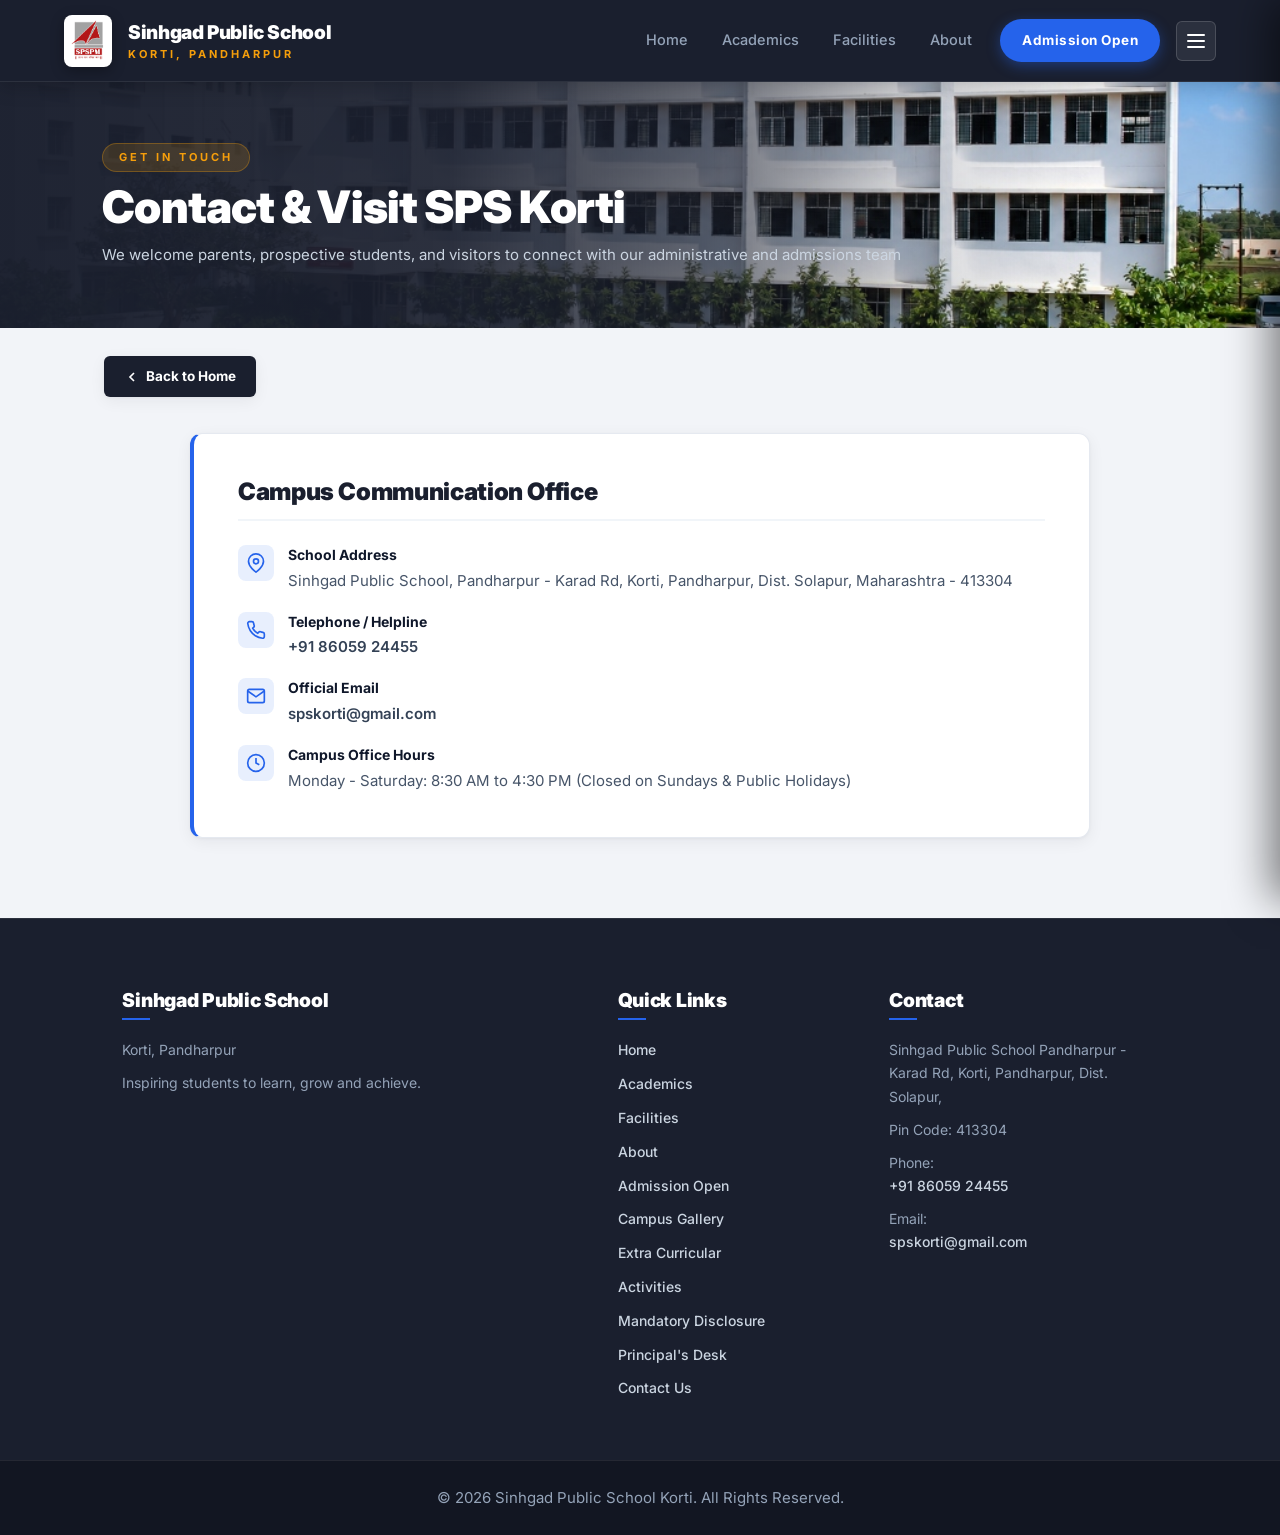
<file: contact.html>
<!DOCTYPE html>
<html lang="en">

<head>
    <meta charset="UTF-8">
    <meta name="viewport" content="width=device-width, initial-scale=1.0">

    <title>Contact Us | Sinhgad Public School Korti</title>

    <link rel="stylesheet" href="style.css">

    <!-- Google Font: Inter & JetBrains Mono -->
    <link rel="preconnect" href="https://fonts.googleapis.com">
    <link rel="preconnect" href="https://fonts.gstatic.com" crossorigin>
    <link href="https://fonts.googleapis.com/css2?family=Inter:ital,opsz,wght@0,14..32,100..900;1,14..32,100..900&family=JetBrains+Mono:wght@500;700&display=swap"
        rel="stylesheet">
</head>

<body>

    <!-- ==================================================
         HEADER / MAIN NAVIGATION
    ================================================== -->
    <header class="header">
        <a href="index.html" class="logo-area">
            <img src="images/logo.png" alt="Sinhgad Public School Logo" class="school-logo-img">
            <div class="school-name">
                <h2>Sinhgad Public School</h2>
                <p>Korti, Pandharpur</p>
            </div>
        </a>

        <!-- MAIN NAVIGATION -->
        <nav class="navbar">
            <a href="index.html#home">Home</a>
            <a href="index.html#academics">Academics</a>
            <a href="index.html#facilities">Facilities</a>
            <a href="index.html#about">About</a>

            <!-- ADMISSION OPEN -->
            <a href="admission.html" class="admission-btn">
                Admission Open
            </a>

            <!-- 3 LINES MENU TOGGLE BUTTON -->
            <button class="menu-toggle-btn" id="menuToggleBtn" aria-label="Open More Options" title="More Options & Documents">
                <span class="hamburger-line"></span>
                <span class="hamburger-line"></span>
                <span class="hamburger-line"></span>
            </button>
        </nav>
    </header>

    <!-- ==================================================
         PAGE HERO
    ================================================== -->
    <section class="page-hero">
        <span class="page-tag">GET IN TOUCH</span>
        <h1>Contact &amp; Visit SPS Korti</h1>
        <span>We welcome parents, prospective students, and visitors to connect with our administrative and admissions team</span>
    </section>

    <!-- ==================================================
         BACK TO HOME BUTTON
    ================================================== -->
    <div class="back-home-container">
        <a href="index.html" class="back-home-btn">
            <svg viewBox="0 0 24 24" width="16" height="16" fill="none" stroke="currentColor" stroke-width="2.5"><polyline points="15 18 9 12 15 6"/></svg>
            Back to Home
        </a>
    </div>

    <!-- ==================================================
         MAIN CONTACT CONTENT
    ================================================== -->
    <main class="page-main-content">
        <div class="contact-container">
            <div class="contact-info">
                <h3>Campus Communication Office</h3>
                
                <div class="contact-item-row">
                    <div class="contact-svg-icon">
                        <svg viewBox="0 0 24 24" width="20" height="20" fill="none" stroke="currentColor" stroke-width="2"><path d="M21 10c0 7-9 13-9 13s-9-6-9-13a9 9 0 0 1 18 0z"/><circle cx="12" cy="10" r="3"/></svg>
                    </div>
                    <div>
                        <strong style="color: var(--slate-900); display: block; font-size: 14px; margin-bottom: 2px;">School Address</strong>
                        <p style="margin: 0; color: var(--slate-600);">Sinhgad Public School, Pandharpur - Karad Rd, Korti, Pandharpur, Dist. Solapur, Maharashtra - 413304</p>
                    </div>
                </div>

                <div class="contact-item-row">
                    <div class="contact-svg-icon">
                        <svg viewBox="0 0 24 24" width="20" height="20" fill="none" stroke="currentColor" stroke-width="2"><path d="M22 16.92v3a2 2 0 0 1-2.18 2 19.79 19.79 0 0 1-8.63-3.07 19.5 19.5 0 0 1-6-6 19.79 19.79 0 0 1-3.07-8.67A2 2 0 0 1 4.11 2h3a2 2 0 0 1 2 1.72 12.84 12.84 0 0 0 .7 2.81 2 2 0 0 1-.45 2.11L8.09 9.91a16 16 0 0 0 6 6l1.27-1.27a2 2 0 0 1 2.11-.45 12.84 12.84 0 0 0 2.81.7A2 2 0 0 1 22 16.92z"/></svg>
                    </div>
                    <div>
                        <strong style="color: var(--slate-900); display: block; font-size: 14px; margin-bottom: 2px;">Telephone / Helpline</strong>
                        <p style="margin: 0;"><a href="tel:8605924455" style="color: var(--blue-600); font-weight: 600;">+91 86059 24455</a></p>
                    </div>
                </div>

                <div class="contact-item-row">
                    <div class="contact-svg-icon">
                        <svg viewBox="0 0 24 24" width="20" height="20" fill="none" stroke="currentColor" stroke-width="2"><path d="M4 4h16c1.1 0 2 .9 2 2v12c0 1.1-.9 2-2 2H4c-1.1 0-2-.9-2-2V6c0-1.1.9-2 2-2z"/><polyline points="22,6 12,13 2,6"/></svg>
                    </div>
                    <div>
                        <strong style="color: var(--slate-900); display: block; font-size: 14px; margin-bottom: 2px;">Official Email</strong>
                        <p style="margin: 0;"><a href="mailto:spskorti@gmail.com" style="color: var(--blue-600); font-weight: 600;">spskorti@gmail.com</a></p>
                    </div>
                </div>

                <div class="contact-item-row">
                    <div class="contact-svg-icon">
                        <svg viewBox="0 0 24 24" width="20" height="20" fill="none" stroke="currentColor" stroke-width="2"><circle cx="12" cy="12" r="10"/><polyline points="12 6 12 12 16 14"/></svg>
                    </div>
                    <div>
                        <strong style="color: var(--slate-900); display: block; font-size: 14px; margin-bottom: 2px;">Campus Office Hours</strong>
                        <p style="margin: 0; color: var(--slate-600);">Monday - Saturday: 8:30 AM to 4:30 PM (Closed on Sundays &amp; Public Holidays)</p>
                    </div>
                </div>
            </div>
        </div>
    </main>

    <!-- ==================================================
         FOOTER
    ================================================== -->
    <footer>
        <div class="footer-content">
            <div>
                <h3>Sinhgad Public School</h3>
                <p>Korti, Pandharpur</p>
                <p>Inspiring students to learn, grow and achieve.</p>
            </div>

            <div>
                <h3>Quick Links</h3>
                <a href="index.html#home">Home</a>
                <a href="index.html#academics">Academics</a>
                <a href="index.html#facilities">Facilities</a>
                <a href="index.html#about">About</a>
                <a href="admission.html">Admission Open</a>
                <a href="gallery.html">Campus Gallery</a>
                <a href="extra-curricular.html">Extra Curricular</a>
                <a href="activities.html">Activities</a>
                <a href="mandatory-disclosure.html">Mandatory Disclosure</a>
                <a href="principal-desk.html">Principal's Desk</a>
                <a href="contact.html">Contact Us</a>
            </div>

            <div>
                <h3>Contact</h3>
                <p>Sinhgad Public School Pandharpur - Karad Rd, Korti, Pandharpur, Dist. Solapur,</p>
                <p>Pin Code: 413304</p>
                <p>Phone: <a href="tel:8605924455">+91 86059 24455</a></p>
                <p>Email: <a href="mailto:spskorti@gmail.com">spskorti@gmail.com</a></p>
            </div>
        </div>

        <div class="copyright">
            <p>&copy; 2026 Sinhgad Public School Korti. All Rights Reserved.</p>
        </div>
    </footer>

    <!-- ==================================================
         SIDE DRAWER OVERLAY & PANEL
    ================================================== -->
    <div class="drawer-overlay" id="drawerOverlay"></div>

    <aside class="side-drawer" id="sideDrawer">
        <div class="drawer-header">
            <div class="drawer-brand">
                <img src="images/logo.png" alt="SPS Logo" class="drawer-logo-img">
                <div class="school-name">
                    <h2>Sinhgad Public School</h2>
                    <p>Korti, Pandharpur</p>
                </div>
            </div>
            <button class="drawer-close-btn" id="drawerCloseBtn" aria-label="Close Menu">
                <svg viewBox="0 0 24 24" width="20" height="20" fill="none" stroke="currentColor" stroke-width="2.5"><line x1="18" y1="6" x2="6" y2="18"/><line x1="6" y1="6" x2="18" y2="18"/></svg>
            </button>
        </div>

        <div class="drawer-body">
            <!-- 1. EXPLORE SECTIONS & EVENTS -->
            <div class="drawer-section">
                <span class="drawer-section-title">EXPLORE &amp; EVENTS</span>
                <ul class="drawer-menu-list">
                    <li>
                        <a href="gallery.html" class="drawer-item">
                            <svg viewBox="0 0 24 24" width="20" height="20" fill="none" stroke="currentColor" stroke-width="2"><rect x="3" y="3" width="18" height="18" rx="2"/><circle cx="8.5" cy="8.5" r="1.5"/><polyline points="21 15 16 10 5 21"/></svg>
                            <div>
                                <strong>Gallery</strong>
                                <span>Campus moments, classrooms &amp; playgrounds</span>
                            </div>
                        </a>
                    </li>
                    <li>
                        <a href="extra-curricular.html" class="drawer-item">
                            <svg viewBox="0 0 24 24" width="20" height="20" fill="none" stroke="currentColor" stroke-width="2"><polygon points="12 2 15.09 8.26 22 9.27 17 14.14 18.18 21.02 12 17.77 5.82 21.02 7 14.14 2 9.27 8.91 8.26 12 2"/></svg>
                            <div>
                                <strong>Extra Curricular</strong>
                                <span>Competitions, summer camps &amp; annual concert</span>
                            </div>
                        </a>
                    </li>
                    <li>
                        <a href="activities.html" class="drawer-item">
                            <svg viewBox="0 0 24 24" width="20" height="20" fill="none" stroke="currentColor" stroke-width="2"><circle cx="12" cy="12" r="10"/><path d="M4.93 4.93l4.24 4.24"/><path d="M14.83 9.17l4.24-4.24"/><path d="M14.83 14.83l4.24 4.24"/><path d="M4.93 19.07l4.24-4.24"/></svg>
                            <div>
                                <strong>Activities</strong>
                                <span>Sports, environmental, science &amp; social projects</span>
                            </div>
                        </a>
                    </li>
                    <li>
                        <a href="mandatory-disclosure.html" class="drawer-item">
                            <svg viewBox="0 0 24 24" width="20" height="20" fill="none" stroke="currentColor" stroke-width="2"><path d="M14 2H6a2 2 0 0 0-2 2v16a2 2 0 0 0 2 2h12a2 2 0 0 0 2-2V8z"/><polyline points="14 2 14 8 20 8"/><line x1="16" y1="13" x2="8" y2="13"/><line x1="16" y1="17" x2="8" y2="17"/></svg>
                            <div>
                                <strong>Mandatory Disclosure</strong>
                                <span>CBSE affiliation, society registration &amp; compliance</span>
                            </div>
                        </a>
                    </li>
                    <li>
                        <a href="principal-desk.html" class="drawer-item">
                            <svg viewBox="0 0 24 24" width="20" height="20" fill="none" stroke="currentColor" stroke-width="2"><path d="M20 21v-2a4 4 0 0 0-4-4H8a4 4 0 0 0-4 4v2"/><circle cx="12" cy="7" r="4"/></svg>
                            <div>
                                <strong>Principal Desk</strong>
                                <span>Vision and message from Mrs. Smita Navale</span>
                            </div>
                        </a>
                    </li>
                    <li>
                        <a href="contact.html" class="drawer-item highlight">
                            <svg viewBox="0 0 24 24" width="20" height="20" fill="none" stroke="currentColor" stroke-width="2"><path d="M22 16.92v3a2 2 0 0 1-2.18 2 19.79 19.79 0 0 1-8.63-3.07 19.5 19.5 0 0 1-6-6 19.79 19.79 0 0 1-3.07-8.67A2 2 0 0 1 4.11 2h3a2 2 0 0 1 2 1.72 12.84 12.84 0 0 0 .7 2.81 2 2 0 0 1-.45 2.11L8.09 9.91a16 16 0 0 0 6 6l1.27-1.27a2 2 0 0 1 2.11-.45 12.84 12.84 0 0 0 2.81.7A2 2 0 0 1 22 16.92z"/></svg>
                            <div>
                                <strong>Contact</strong>
                                <span>Helpline, email, visiting hours &amp; directions</span>
                            </div>
                        </a>
                    </li>
                </ul>
            </div>

            <!-- 2. QUICK PORTALS & DOCUMENTS -->
            <div class="drawer-section">
                <span class="drawer-section-title">QUICK PORTALS &amp; DOCUMENTS</span>
                <ul class="drawer-menu-list">
                    <li>
                        <a href="admission.html" class="drawer-item">
                            <svg viewBox="0 0 24 24" width="20" height="20" fill="none" stroke="currentColor" stroke-width="2"><path d="M16 21v-2a4 4 0 0 0-4-4H5a4 4 0 0 0-4 4v2"/><circle cx="9" cy="7" r="4"/><polyline points="16 11 18 13 22 9"/></svg>
                            <div>
                                <strong>Admission 2026-27</strong>
                                <span>Online prospectus, eligibility &amp; criteria</span>
                            </div>
                        </a>
                    </li>
                    <li>
                        <a href="pdf/Fees.pdf" target="_blank" class="drawer-item">
                            <svg viewBox="0 0 24 24" width="20" height="20" fill="none" stroke="currentColor" stroke-width="2"><rect x="2" y="4" width="20" height="16" rx="2"/><line x1="12" y1="8" x2="12" y2="16"/><line x1="8" y1="12" x2="16" y2="12"/></svg>
                            <div>
                                <strong>Fee Structure</strong>
                                <span>Official grade-wise fee schedule (PDF)</span>
                            </div>
                        </a>
                    </li>
                    <li>
                        <a href="pdf/Book_List.pdf" target="_blank" class="drawer-item">
                            <svg viewBox="0 0 24 24" width="20" height="20" fill="none" stroke="currentColor" stroke-width="2"><path d="M2 3h6a4 4 0 0 1 4 4v14a3 3 0 0 0-3-3H2z"/><path d="M22 3h-6a4 4 0 0 0-4 4v14a3 3 0 0 1 3-3h7z"/></svg>
                            <div>
                                <strong>Prescribed Books (STD I - XII)</strong>
                                <span>NCERT &amp; recommended curriculum list (PDF)</span>
                            </div>
                        </a>
                    </li>
                    <li>
                        <a href="pdf/Transport Details.pdf" target="_blank" class="drawer-item">
                            <svg viewBox="0 0 24 24" width="20" height="20" fill="none" stroke="currentColor" stroke-width="2"><rect x="1" y="3" width="15" height="13"/><polygon points="16 8 20 8 23 11 23 16 16 16 8"/><circle cx="5.5" cy="18.5" r="2.5"/><circle cx="18.5" cy="18.5" r="2.5"/></svg>
                            <div>
                                <strong>Transport Details</strong>
                                <span>Campus bus pickup and drop routes (PDF)</span>
                            </div>
                        </a>
                    </li>
                    <li>
                        <a href="pdf/Exam Schedule.pdf" target="_blank" class="drawer-item">
                            <svg viewBox="0 0 24 24" width="20" height="20" fill="none" stroke="currentColor" stroke-width="2"><rect x="3" y="4" width="18" height="18" rx="2" ry="2"/><line x1="16" y1="2" x2="16" y2="6"/><line x1="8" y1="2" x2="8" y2="6"/><line x1="3" y1="10" x2="21" y2="10"/></svg>
                            <div>
                                <strong>Exam Schedule &amp; Timetable</strong>
                                <span>Assessments &amp; board examination dates (PDF)</span>
                            </div>
                        </a>
                    </li>
                    <li>
                        <a href="pdf/STUDENT STRENGTH DETAILS.pdf" target="_blank" class="drawer-item">
                            <svg viewBox="0 0 24 24" width="20" height="20" fill="none" stroke="currentColor" stroke-width="2"><path d="M17 21v-2a4 4 0 0 0-4-4H5a4 4 0 0 0-4 4v2"/><circle cx="9" cy="7" r="4"/><path d="M23 21v-2a4 4 0 0 0-3-3.87"/><path d="M16 3.13a4 4 0 0 1 0 7.75"/></svg>
                            <div>
                                <strong>Student Strength Details</strong>
                                <span>Enrolment &amp; class division data (PDF)</span>
                            </div>
                        </a>
                    </li>
                </ul>
            </div>

            <div class="drawer-section">
                <span class="drawer-section-title">CBSE STATUTORY COMMITTEES</span>
                <ul class="drawer-menu-list">
                    <li><a href="pdf/School Management Committee 2026-27.pdf" target="_blank" class="drawer-item-sub">School Management Committee (SMC)</a></li>
                    <li><a href="pdf/PTA List 2026-27.pdf" target="_blank" class="drawer-item-sub">Parents Teachers Association (PTA)</a></li>
                    <li><a href="pdf/DISCIPLINE Committee.pdf" target="_blank" class="drawer-item-sub">Discipline Committee</a></li>
                    <li><a href="pdf/Grievance Committee.pdf" target="_blank" class="drawer-item-sub">Grievance Committee</a></li>
                    <li><a href="pdf/WebsiteDisclaimer.pdf" target="_blank" class="drawer-item-sub">Official Website Disclaimer</a></li>
                </ul>
            </div>

            <div class="drawer-footer-contact">
                <p><strong>Campus Support:</strong> <a href="tel:8605924455">+91 86059 24455</a></p>
                <p><strong>Official Email:</strong> <a href="mailto:spskorti@gmail.com">spskorti@gmail.com</a></p>
                <p style="font-size: 11.5px; color: var(--slate-400); margin-top: 8px;">Pandharpur - Karad Rd, Korti, Pandharpur - 413304</p>
            </div>
        </div>
    </aside>

    <!-- Side Drawer Toggle Javascript -->
    <script>
        const menuToggleBtn = document.getElementById('menuToggleBtn');
        const sideDrawer = document.getElementById('sideDrawer');
        const drawerOverlay = document.getElementById('drawerOverlay');
        const drawerCloseBtn = document.getElementById('drawerCloseBtn');

        function openDrawer() {
            sideDrawer.classList.add('active');
            drawerOverlay.classList.add('active');
            document.body.style.overflow = 'hidden';
        }

        function closeDrawer() {
            sideDrawer.classList.remove('active');
            drawerOverlay.classList.remove('active');
            document.body.style.overflow = '';
        }

        if (menuToggleBtn) menuToggleBtn.addEventListener('click', openDrawer);
        if (drawerCloseBtn) drawerCloseBtn.addEventListener('click', closeDrawer);
        if (drawerOverlay) drawerOverlay.addEventListener('click', closeDrawer);

        document.addEventListener('keydown', (e) => {
            if (e.key === 'Escape') closeDrawer();
        });
    </script>
</body>
</html>
</file>
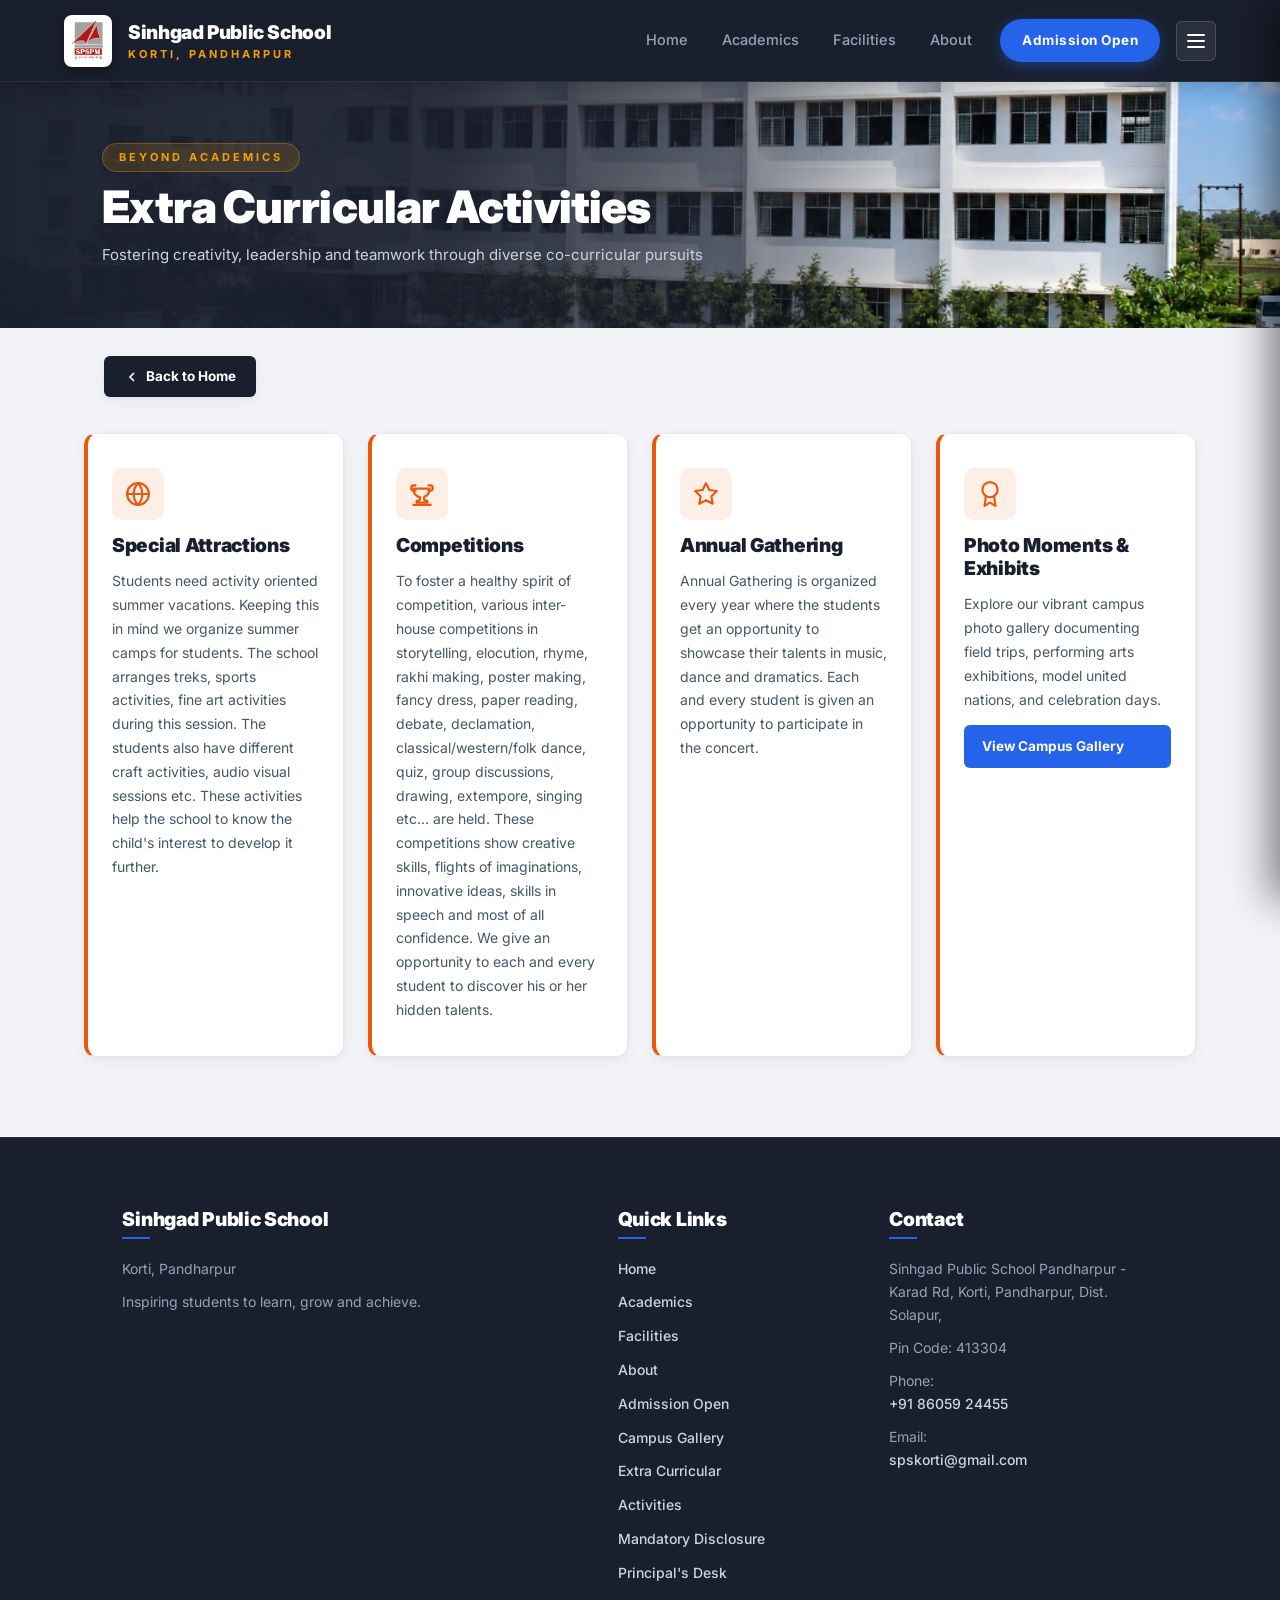
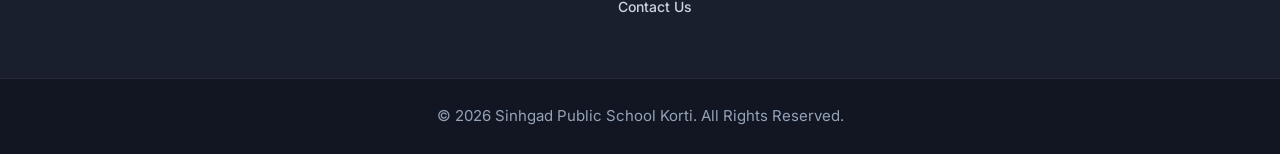
<file: extra-curricular.html>
<!DOCTYPE html>
<html lang="en">

<head>
    <meta charset="UTF-8">
    <meta name="viewport" content="width=device-width, initial-scale=1.0">

    <title>Extra Curricular | Sinhgad Public School Korti</title>

    <link rel="stylesheet" href="style.css">

    <!-- Google Font: Inter & JetBrains Mono -->
    <link rel="preconnect" href="https://fonts.googleapis.com">
    <link rel="preconnect" href="https://fonts.gstatic.com" crossorigin>
    <link href="https://fonts.googleapis.com/css2?family=Inter:ital,opsz,wght@0,14..32,100..900;1,14..32,100..900&family=JetBrains+Mono:wght@500;700&display=swap"
        rel="stylesheet">
</head>

<body>

    <!-- ==================================================
         HEADER / MAIN NAVIGATION
    ================================================== -->
    <header class="header">
        <a href="index.html" class="logo-area">
            <img src="images/logo.png" alt="Sinhgad Public School Logo" class="school-logo-img">
            <div class="school-name">
                <h2>Sinhgad Public School</h2>
                <p>Korti, Pandharpur</p>
            </div>
        </a>

        <!-- MAIN NAVIGATION -->
        <nav class="navbar">
            <a href="index.html#home">Home</a>
            <a href="index.html#academics">Academics</a>
            <a href="index.html#facilities">Facilities</a>
            <a href="index.html#about">About</a>

            <!-- ADMISSION OPEN -->
            <a href="admission.html" class="admission-btn">
                Admission Open
            </a>

            <!-- 3 LINES MENU TOGGLE BUTTON -->
            <button class="menu-toggle-btn" id="menuToggleBtn" aria-label="Open More Options" title="More Options & Documents">
                <span class="hamburger-line"></span>
                <span class="hamburger-line"></span>
                <span class="hamburger-line"></span>
            </button>
        </nav>
    </header>

    <!-- ==================================================
         PAGE HERO
    ================================================== -->
    <section class="page-hero">
        <span class="page-tag">BEYOND ACADEMICS</span>
        <h1>Extra Curricular Activities</h1>
        <span>Fostering creativity, leadership and teamwork through diverse co-curricular pursuits</span>
    </section>

    <!-- ==================================================
         BACK TO HOME BUTTON
    ================================================== -->
    <div class="back-home-container">
        <a href="index.html" class="back-home-btn">
            <svg viewBox="0 0 24 24" width="16" height="16" fill="none" stroke="currentColor" stroke-width="2.5"><polyline points="15 18 9 12 15 6"/></svg>
            Back to Home
        </a>
    </div>

    <!-- ==================================================
         MAIN EXTRA CURRICULAR CONTENT
    ================================================== -->
    <main class="page-main-content">
        <div class="event-container">
            <div class="event-card">
                <div class="event-icon icon-orange">
                    <svg viewBox="0 0 24 24" width="28" height="28" fill="none" stroke="currentColor" stroke-width="2" stroke-linecap="round" stroke-linejoin="round">
                        <circle cx="12" cy="12" r="10"/>
                        <path d="M12 2a14.5 14.5 0 0 0 0 20 14.5 14.5 0 0 0 0-20"/>
                        <path d="M2 12h20"/>
                    </svg>
                </div>
                <h3>Special Attractions</h3>
                <p>
                    Students need activity oriented summer vacations. Keeping this in mind we organize summer camps for students. 
                    The school arranges treks, sports activities, fine art activities during this session. The students also have different
                    craft activities, audio visual sessions etc. These activities help the school to know the child's interest to develop it further.
                </p>
            </div>

            <div class="event-card">
                <div class="event-icon icon-orange">
                    <svg viewBox="0 0 24 24" width="28" height="28" fill="none" stroke="currentColor" stroke-width="2" stroke-linecap="round" stroke-linejoin="round">
                        <path d="M6 9H4.5a2.5 2.5 0 0 1 0-5H6"/>
                        <path d="M18 9h1.5a2.5 2.5 0 0 0 0-5H18"/>
                        <path d="M4 22h16"/>
                        <path d="M10 14.66V17c0 .55-.45 1-1 1H8c-.55 0-1 .45-1 1v1h10v-1c0-.55-.45-1-1-1h-1c-.55 0-1-.45-1-1v-2.34c3.2-1.04 5-3.8 5-7.66H4c0 3.86 1.8 6.62 5 7.66z"/>
                    </svg>
                </div>
                <h3>Competitions</h3>
                <p>
                   To foster a healthy spirit of competition, various inter-house competitions in storytelling, elocution, rhyme,
                   rakhi making, poster making, fancy dress, paper reading, debate, declamation, classical/western/folk dance, quiz, 
                   group discussions, drawing, extempore, singing etc... are held. These competitions show creative skills, flights of
                   imaginations, innovative ideas, skills in speech and most of all confidence. We give an opportunity to each and every 
                   student to discover his or her hidden talents.
                </p>
            </div>

            <div class="event-card">
                <div class="event-icon icon-orange">
                    <svg viewBox="0 0 24 24" width="28" height="28" fill="none" stroke="currentColor" stroke-width="2" stroke-linecap="round" stroke-linejoin="round">
                        <polygon points="12 2 15.09 8.26 22 9.27 17 14.14 18.18 21.02 12 17.77 5.82 21.02 7 14.14 2 9.27 8.91 8.26 12 2"/>
                    </svg>
                </div>
                <h3>Annual Gathering</h3>
                <p>
                    Annual Gathering is organized every year where the students get an opportunity to showcase their talents in music, 
                    dance and dramatics. Each and every student is given an opportunity to participate in the concert.
                </p>
            </div>

            <div class="event-card">
                <div class="event-icon icon-orange">
                    <svg viewBox="0 0 24 24" width="28" height="28" fill="none" stroke="currentColor" stroke-width="2" stroke-linecap="round" stroke-linejoin="round">
                        <circle cx="12" cy="8" r="7"/>
                        <polyline points="8.21 13.89 7 23 12 20 17 23 15.79 13.88"/>
                    </svg>
                </div>
                <h3>Photo Moments &amp; Exhibits</h3>
                <p>
                    Explore our vibrant campus photo gallery documenting field trips, performing arts exhibitions, model united nations, and celebration days.
                </p>
                <a href="gallery.html" class="subject-pdf-btn" style="margin-top: 14px; display: inline-block;">
                    View Campus Gallery
                </a>
            </div>
        </div>
    </main>

    <!-- ==================================================
         FOOTER
    ================================================== -->
    <footer>
        <div class="footer-content">
            <div>
                <h3>Sinhgad Public School</h3>
                <p>Korti, Pandharpur</p>
                <p>Inspiring students to learn, grow and achieve.</p>
            </div>

            <div>
                <h3>Quick Links</h3>
                <a href="index.html#home">Home</a>
                <a href="index.html#academics">Academics</a>
                <a href="index.html#facilities">Facilities</a>
                <a href="index.html#about">About</a>
                <a href="admission.html">Admission Open</a>
                <a href="gallery.html">Campus Gallery</a>
                <a href="extra-curricular.html">Extra Curricular</a>
                <a href="activities.html">Activities</a>
                <a href="mandatory-disclosure.html">Mandatory Disclosure</a>
                <a href="principal-desk.html">Principal's Desk</a>
                <a href="contact.html">Contact Us</a>
            </div>

            <div>
                <h3>Contact</h3>
                <p>Sinhgad Public School Pandharpur - Karad Rd, Korti, Pandharpur, Dist. Solapur,</p>
                <p>Pin Code: 413304</p>
                <p>Phone: <a href="tel:8605924455">+91 86059 24455</a></p>
                <p>Email: <a href="mailto:spskorti@gmail.com">spskorti@gmail.com</a></p>
            </div>
        </div>

        <div class="copyright">
            <p>&copy; 2026 Sinhgad Public School Korti. All Rights Reserved.</p>
        </div>
    </footer>

    <!-- ==================================================
         SIDE DRAWER OVERLAY & PANEL
    ================================================== -->
    <div class="drawer-overlay" id="drawerOverlay"></div>

    <aside class="side-drawer" id="sideDrawer">
        <div class="drawer-header">
            <div class="drawer-brand">
                <img src="images/logo.png" alt="SPS Logo" class="drawer-logo-img">
                <div class="school-name">
                    <h2>Sinhgad Public School</h2>
                    <p>Korti, Pandharpur</p>
                </div>
            </div>
            <button class="drawer-close-btn" id="drawerCloseBtn" aria-label="Close Menu">
                <svg viewBox="0 0 24 24" width="20" height="20" fill="none" stroke="currentColor" stroke-width="2.5"><line x1="18" y1="6" x2="6" y2="18"/><line x1="6" y1="6" x2="18" y2="18"/></svg>
            </button>
        </div>

        <div class="drawer-body">
            <!-- 1. EXPLORE SECTIONS & EVENTS -->
            <div class="drawer-section">
                <span class="drawer-section-title">EXPLORE &amp; EVENTS</span>
                <ul class="drawer-menu-list">
                    <li>
                        <a href="gallery.html" class="drawer-item">
                            <svg viewBox="0 0 24 24" width="20" height="20" fill="none" stroke="currentColor" stroke-width="2"><rect x="3" y="3" width="18" height="18" rx="2"/><circle cx="8.5" cy="8.5" r="1.5"/><polyline points="21 15 16 10 5 21"/></svg>
                            <div>
                                <strong>Gallery</strong>
                                <span>Campus moments, classrooms &amp; playgrounds</span>
                            </div>
                        </a>
                    </li>
                    <li>
                        <a href="extra-curricular.html" class="drawer-item highlight">
                            <svg viewBox="0 0 24 24" width="20" height="20" fill="none" stroke="currentColor" stroke-width="2"><polygon points="12 2 15.09 8.26 22 9.27 17 14.14 18.18 21.02 12 17.77 5.82 21.02 7 14.14 2 9.27 8.91 8.26 12 2"/></svg>
                            <div>
                                <strong>Extra Curricular</strong>
                                <span>Competitions, summer camps &amp; annual concert</span>
                            </div>
                        </a>
                    </li>
                    <li>
                        <a href="activities.html" class="drawer-item">
                            <svg viewBox="0 0 24 24" width="20" height="20" fill="none" stroke="currentColor" stroke-width="2"><circle cx="12" cy="12" r="10"/><path d="M4.93 4.93l4.24 4.24"/><path d="M14.83 9.17l4.24-4.24"/><path d="M14.83 14.83l4.24 4.24"/><path d="M4.93 19.07l4.24-4.24"/></svg>
                            <div>
                                <strong>Activities</strong>
                                <span>Sports, environmental, science &amp; social projects</span>
                            </div>
                        </a>
                    </li>
                    <li>
                        <a href="mandatory-disclosure.html" class="drawer-item">
                            <svg viewBox="0 0 24 24" width="20" height="20" fill="none" stroke="currentColor" stroke-width="2"><path d="M14 2H6a2 2 0 0 0-2 2v16a2 2 0 0 0 2 2h12a2 2 0 0 0 2-2V8z"/><polyline points="14 2 14 8 20 8"/><line x1="16" y1="13" x2="8" y2="13"/><line x1="16" y1="17" x2="8" y2="17"/></svg>
                            <div>
                                <strong>Mandatory Disclosure</strong>
                                <span>CBSE affiliation, society registration &amp; compliance</span>
                            </div>
                        </a>
                    </li>
                    <li>
                        <a href="principal-desk.html" class="drawer-item">
                            <svg viewBox="0 0 24 24" width="20" height="20" fill="none" stroke="currentColor" stroke-width="2"><path d="M20 21v-2a4 4 0 0 0-4-4H8a4 4 0 0 0-4 4v2"/><circle cx="12" cy="7" r="4"/></svg>
                            <div>
                                <strong>Principal Desk</strong>
                                <span>Vision and message from Mrs. Smita Navale</span>
                            </div>
                        </a>
                    </li>
                    <li>
                        <a href="contact.html" class="drawer-item">
                            <svg viewBox="0 0 24 24" width="20" height="20" fill="none" stroke="currentColor" stroke-width="2"><path d="M22 16.92v3a2 2 0 0 1-2.18 2 19.79 19.79 0 0 1-8.63-3.07 19.5 19.5 0 0 1-6-6 19.79 19.79 0 0 1-3.07-8.67A2 2 0 0 1 4.11 2h3a2 2 0 0 1 2 1.72 12.84 12.84 0 0 0 .7 2.81 2 2 0 0 1-.45 2.11L8.09 9.91a16 16 0 0 0 6 6l1.27-1.27a2 2 0 0 1 2.11-.45 12.84 12.84 0 0 0 2.81.7A2 2 0 0 1 22 16.92z"/></svg>
                            <div>
                                <strong>Contact</strong>
                                <span>Helpline, email, visiting hours &amp; directions</span>
                            </div>
                        </a>
                    </li>
                </ul>
            </div>

            <!-- 2. QUICK PORTALS & DOCUMENTS -->
            <div class="drawer-section">
                <span class="drawer-section-title">QUICK PORTALS &amp; DOCUMENTS</span>
                <ul class="drawer-menu-list">
                    <li>
                        <a href="admission.html" class="drawer-item">
                            <svg viewBox="0 0 24 24" width="20" height="20" fill="none" stroke="currentColor" stroke-width="2"><path d="M16 21v-2a4 4 0 0 0-4-4H5a4 4 0 0 0-4 4v2"/><circle cx="9" cy="7" r="4"/><polyline points="16 11 18 13 22 9"/></svg>
                            <div>
                                <strong>Admission 2026-27</strong>
                                <span>Online prospectus, eligibility &amp; criteria</span>
                            </div>
                        </a>
                    </li>
                    <li>
                        <a href="pdf/Fees.pdf" target="_blank" class="drawer-item">
                            <svg viewBox="0 0 24 24" width="20" height="20" fill="none" stroke="currentColor" stroke-width="2"><rect x="2" y="4" width="20" height="16" rx="2"/><line x1="12" y1="8" x2="12" y2="16"/><line x1="8" y1="12" x2="16" y2="12"/></svg>
                            <div>
                                <strong>Fee Structure</strong>
                                <span>Official grade-wise fee schedule (PDF)</span>
                            </div>
                        </a>
                    </li>
                    <li>
                        <a href="pdf/Book_List.pdf" target="_blank" class="drawer-item">
                            <svg viewBox="0 0 24 24" width="20" height="20" fill="none" stroke="currentColor" stroke-width="2"><path d="M2 3h6a4 4 0 0 1 4 4v14a3 3 0 0 0-3-3H2z"/><path d="M22 3h-6a4 4 0 0 0-4 4v14a3 3 0 0 1 3-3h7z"/></svg>
                            <div>
                                <strong>Prescribed Books (STD I - XII)</strong>
                                <span>NCERT &amp; recommended curriculum list (PDF)</span>
                            </div>
                        </a>
                    </li>
                    <li>
                        <a href="pdf/Transport Details.pdf" target="_blank" class="drawer-item">
                            <svg viewBox="0 0 24 24" width="20" height="20" fill="none" stroke="currentColor" stroke-width="2"><rect x="1" y="3" width="15" height="13"/><polygon points="16 8 20 8 23 11 23 16 16 16 8"/><circle cx="5.5" cy="18.5" r="2.5"/><circle cx="18.5" cy="18.5" r="2.5"/></svg>
                            <div>
                                <strong>Transport Details</strong>
                                <span>Campus bus pickup and drop routes (PDF)</span>
                            </div>
                        </a>
                    </li>
                    <li>
                        <a href="pdf/Exam Schedule.pdf" target="_blank" class="drawer-item">
                            <svg viewBox="0 0 24 24" width="20" height="20" fill="none" stroke="currentColor" stroke-width="2"><rect x="3" y="4" width="18" height="18" rx="2" ry="2"/><line x1="16" y1="2" x2="16" y2="6"/><line x1="8" y1="2" x2="8" y2="6"/><line x1="3" y1="10" x2="21" y2="10"/></svg>
                            <div>
                                <strong>Exam Schedule &amp; Timetable</strong>
                                <span>Assessments &amp; board examination dates (PDF)</span>
                            </div>
                        </a>
                    </li>
                    <li>
                        <a href="pdf/STUDENT STRENGTH DETAILS.pdf" target="_blank" class="drawer-item">
                            <svg viewBox="0 0 24 24" width="20" height="20" fill="none" stroke="currentColor" stroke-width="2"><path d="M17 21v-2a4 4 0 0 0-4-4H5a4 4 0 0 0-4 4v2"/><circle cx="9" cy="7" r="4"/><path d="M23 21v-2a4 4 0 0 0-3-3.87"/><path d="M16 3.13a4 4 0 0 1 0 7.75"/></svg>
                            <div>
                                <strong>Student Strength Details</strong>
                                <span>Enrolment &amp; class division data (PDF)</span>
                            </div>
                        </a>
                    </li>
                </ul>
            </div>

            <div class="drawer-section">
                <span class="drawer-section-title">CBSE STATUTORY COMMITTEES</span>
                <ul class="drawer-menu-list">
                    <li><a href="pdf/School Management Committee 2026-27.pdf" target="_blank" class="drawer-item-sub">School Management Committee (SMC)</a></li>
                    <li><a href="pdf/PTA List 2026-27.pdf" target="_blank" class="drawer-item-sub">Parents Teachers Association (PTA)</a></li>
                    <li><a href="pdf/DISCIPLINE Committee.pdf" target="_blank" class="drawer-item-sub">Discipline Committee</a></li>
                    <li><a href="pdf/Grievance Committee.pdf" target="_blank" class="drawer-item-sub">Grievance Committee</a></li>
                    <li><a href="pdf/WebsiteDisclaimer.pdf" target="_blank" class="drawer-item-sub">Official Website Disclaimer</a></li>
                </ul>
            </div>

            <div class="drawer-footer-contact">
                <p><strong>Campus Support:</strong> <a href="tel:8605924455">+91 86059 24455</a></p>
                <p><strong>Official Email:</strong> <a href="mailto:spskorti@gmail.com">spskorti@gmail.com</a></p>
                <p style="font-size: 11.5px; color: var(--slate-400); margin-top: 8px;">Pandharpur - Karad Rd, Korti, Pandharpur - 413304</p>
            </div>
        </div>
    </aside>

    <!-- Side Drawer Toggle Javascript -->
    <script>
        const menuToggleBtn = document.getElementById('menuToggleBtn');
        const sideDrawer = document.getElementById('sideDrawer');
        const drawerOverlay = document.getElementById('drawerOverlay');
        const drawerCloseBtn = document.getElementById('drawerCloseBtn');

        function openDrawer() {
            sideDrawer.classList.add('active');
            drawerOverlay.classList.add('active');
            document.body.style.overflow = 'hidden';
        }

        function closeDrawer() {
            sideDrawer.classList.remove('active');
            drawerOverlay.classList.remove('active');
            document.body.style.overflow = '';
        }

        if (menuToggleBtn) menuToggleBtn.addEventListener('click', openDrawer);
        if (drawerCloseBtn) drawerCloseBtn.addEventListener('click', closeDrawer);
        if (drawerOverlay) drawerOverlay.addEventListener('click', closeDrawer);

        document.addEventListener('keydown', (e) => {
            if (e.key === 'Escape') closeDrawer();
        });
    </script>
</body>
</html>
</file>
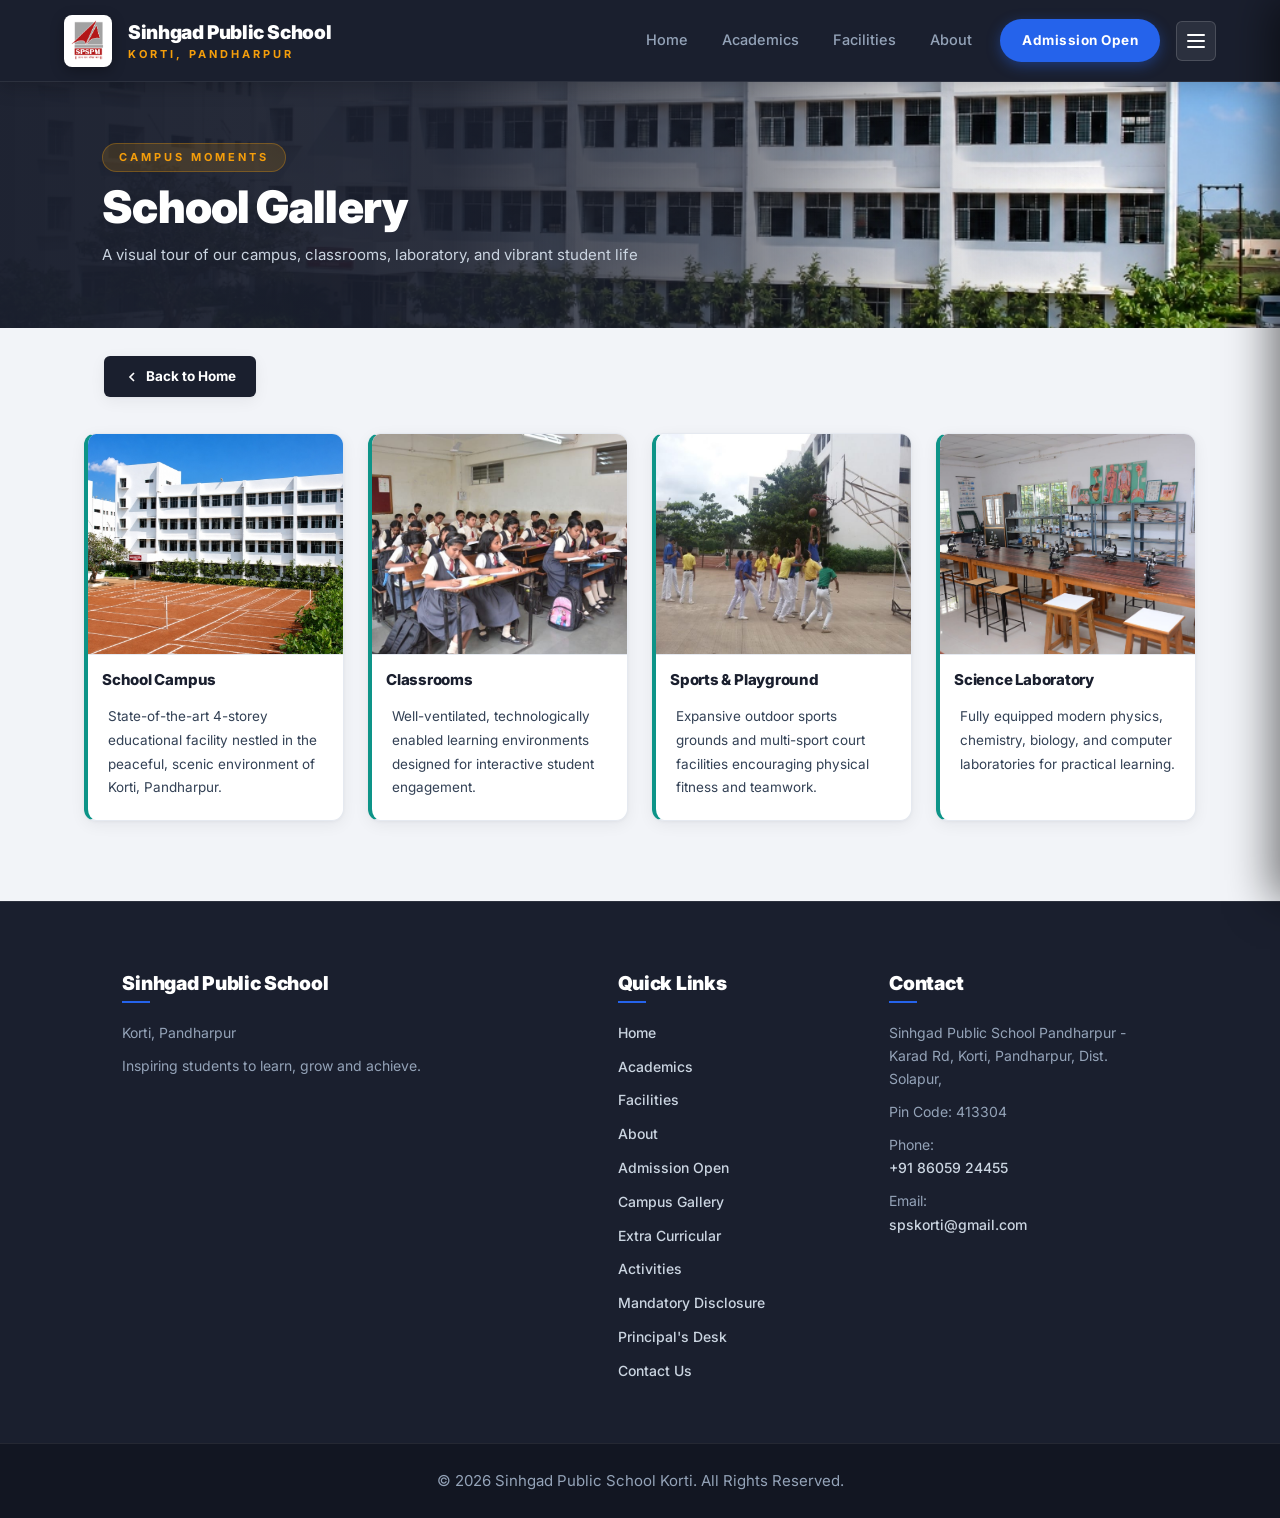
<file: gallery.html>
<!DOCTYPE html>
<html lang="en">

<head>
    <meta charset="UTF-8">
    <meta name="viewport" content="width=device-width, initial-scale=1.0">

    <title>Campus Gallery | Sinhgad Public School Korti</title>

    <link rel="stylesheet" href="style.css">

    <!-- Google Font: Inter & JetBrains Mono -->
    <link rel="preconnect" href="https://fonts.googleapis.com">
    <link rel="preconnect" href="https://fonts.gstatic.com" crossorigin>
    <link href="https://fonts.googleapis.com/css2?family=Inter:ital,opsz,wght@0,14..32,100..900;1,14..32,100..900&family=JetBrains+Mono:wght@500;700&display=swap"
        rel="stylesheet">
</head>

<body>

    <!-- ==================================================
         HEADER / MAIN NAVIGATION
    ================================================== -->
    <header class="header">
        <a href="index.html" class="logo-area">
            <img src="images/logo.png" alt="Sinhgad Public School Logo" class="school-logo-img">
            <div class="school-name">
                <h2>Sinhgad Public School</h2>
                <p>Korti, Pandharpur</p>
            </div>
        </a>

        <!-- MAIN NAVIGATION -->
        <nav class="navbar">
            <a href="index.html#home">Home</a>
            <a href="index.html#academics">Academics</a>
            <a href="index.html#facilities">Facilities</a>
            <a href="index.html#about">About</a>

            <!-- ADMISSION OPEN -->
            <a href="admission.html" class="admission-btn">
                Admission Open
            </a>

            <!-- 3 LINES MENU TOGGLE BUTTON -->
            <button class="menu-toggle-btn" id="menuToggleBtn" aria-label="Open More Options" title="More Options & Documents">
                <span class="hamburger-line"></span>
                <span class="hamburger-line"></span>
                <span class="hamburger-line"></span>
            </button>
        </nav>
    </header>

    <!-- ==================================================
         PAGE HERO
    ================================================== -->
    <section class="page-hero">
        <span class="page-tag">CAMPUS MOMENTS</span>
        <h1>School Gallery</h1>
        <span>A visual tour of our campus, classrooms, laboratory, and vibrant student life</span>
    </section>

    <!-- ==================================================
         BACK TO HOME BUTTON
    ================================================== -->
    <div class="back-home-container">
        <a href="index.html" class="back-home-btn">
            <svg viewBox="0 0 24 24" width="16" height="16" fill="none" stroke="currentColor" stroke-width="2.5"><polyline points="15 18 9 12 15 6"/></svg>
            Back to Home
        </a>
    </div>

    <!-- ==================================================
         MAIN GALLERY CONTENT
    ================================================== -->
    <main class="page-main-content">
        <div class="gallery-container">
            <div class="gallery-card">
                <img src="images/school.jpg" alt="School Campus">
                <h3>School Campus</h3>
                <p style="padding: 0 20px 20px; font-size: 13.5px; color: var(--text-muted);">State-of-the-art 4-storey educational facility nestled in the peaceful, scenic environment of Korti, Pandharpur.</p>
            </div>

            <div class="gallery-card">
                <img src="images/classroom2.jpeg" alt="Classroom">
                <h3>Classrooms</h3>
                <p style="padding: 0 20px 20px; font-size: 13.5px; color: var(--text-muted);">Well-ventilated, technologically enabled learning environments designed for interactive student engagement.</p>
            </div>

            <div class="gallery-card">
                <img src="images/playground.jpeg" alt="Playground">
                <h3>Sports &amp; Playground</h3>
                <p style="padding: 0 20px 20px; font-size: 13.5px; color: var(--text-muted);">Expansive outdoor sports grounds and multi-sport court facilities encouraging physical fitness and teamwork.</p>
            </div>

            <div class="gallery-card">
                <img src="images/laboratory.jpeg" alt="Laboratory">
                <h3>Science Laboratory</h3>
                <p style="padding: 0 20px 20px; font-size: 13.5px; color: var(--text-muted);">Fully equipped modern physics, chemistry, biology, and computer laboratories for practical learning.</p>
            </div>
        </div>
    </main>

    <!-- ==================================================
         FOOTER
    ================================================== -->
    <footer>
        <div class="footer-content">
            <div>
                <h3>Sinhgad Public School</h3>
                <p>Korti, Pandharpur</p>
                <p>Inspiring students to learn, grow and achieve.</p>
            </div>

            <div>
                <h3>Quick Links</h3>
                <a href="index.html#home">Home</a>
                <a href="index.html#academics">Academics</a>
                <a href="index.html#facilities">Facilities</a>
                <a href="index.html#about">About</a>
                <a href="admission.html">Admission Open</a>
                <a href="gallery.html">Campus Gallery</a>
                <a href="extra-curricular.html">Extra Curricular</a>
                <a href="activities.html">Activities</a>
                <a href="mandatory-disclosure.html">Mandatory Disclosure</a>
                <a href="principal-desk.html">Principal's Desk</a>
                <a href="contact.html">Contact Us</a>
            </div>

            <div>
                <h3>Contact</h3>
                <p>Sinhgad Public School Pandharpur - Karad Rd, Korti, Pandharpur, Dist. Solapur,</p>
                <p>Pin Code: 413304</p>
                <p>Phone: <a href="tel:8605924455">+91 86059 24455</a></p>
                <p>Email: <a href="mailto:spskorti@gmail.com">spskorti@gmail.com</a></p>
            </div>
        </div>

        <div class="copyright">
            <p>&copy; 2026 Sinhgad Public School Korti. All Rights Reserved.</p>
        </div>
    </footer>

    <!-- ==================================================
         SIDE DRAWER OVERLAY & PANEL
    ================================================== -->
    <div class="drawer-overlay" id="drawerOverlay"></div>

    <aside class="side-drawer" id="sideDrawer">
        <div class="drawer-header">
            <div class="drawer-brand">
                <img src="images/logo.png" alt="SPS Logo" class="drawer-logo-img">
                <div class="school-name">
                    <h2>Sinhgad Public School</h2>
                    <p>Korti, Pandharpur</p>
                </div>
            </div>
            <button class="drawer-close-btn" id="drawerCloseBtn" aria-label="Close Menu">
                <svg viewBox="0 0 24 24" width="20" height="20" fill="none" stroke="currentColor" stroke-width="2.5"><line x1="18" y1="6" x2="6" y2="18"/><line x1="6" y1="6" x2="18" y2="18"/></svg>
            </button>
        </div>

        <div class="drawer-body">
            <!-- 1. EXPLORE SECTIONS & EVENTS -->
            <div class="drawer-section">
                <span class="drawer-section-title">EXPLORE &amp; EVENTS</span>
                <ul class="drawer-menu-list">
                    <li>
                        <a href="gallery.html" class="drawer-item highlight">
                            <svg viewBox="0 0 24 24" width="20" height="20" fill="none" stroke="currentColor" stroke-width="2"><rect x="3" y="3" width="18" height="18" rx="2"/><circle cx="8.5" cy="8.5" r="1.5"/><polyline points="21 15 16 10 5 21"/></svg>
                            <div>
                                <strong>Gallery</strong>
                                <span>Campus moments, classrooms &amp; playgrounds</span>
                            </div>
                        </a>
                    </li>
                    <li>
                        <a href="extra-curricular.html" class="drawer-item">
                            <svg viewBox="0 0 24 24" width="20" height="20" fill="none" stroke="currentColor" stroke-width="2"><polygon points="12 2 15.09 8.26 22 9.27 17 14.14 18.18 21.02 12 17.77 5.82 21.02 7 14.14 2 9.27 8.91 8.26 12 2"/></svg>
                            <div>
                                <strong>Extra Curricular</strong>
                                <span>Competitions, summer camps &amp; annual concert</span>
                            </div>
                        </a>
                    </li>
                    <li>
                        <a href="activities.html" class="drawer-item">
                            <svg viewBox="0 0 24 24" width="20" height="20" fill="none" stroke="currentColor" stroke-width="2"><circle cx="12" cy="12" r="10"/><path d="M4.93 4.93l4.24 4.24"/><path d="M14.83 9.17l4.24-4.24"/><path d="M14.83 14.83l4.24 4.24"/><path d="M4.93 19.07l4.24-4.24"/></svg>
                            <div>
                                <strong>Activities</strong>
                                <span>Sports, environmental, science &amp; social projects</span>
                            </div>
                        </a>
                    </li>
                    <li>
                        <a href="mandatory-disclosure.html" class="drawer-item">
                            <svg viewBox="0 0 24 24" width="20" height="20" fill="none" stroke="currentColor" stroke-width="2"><path d="M14 2H6a2 2 0 0 0-2 2v16a2 2 0 0 0 2 2h12a2 2 0 0 0 2-2V8z"/><polyline points="14 2 14 8 20 8"/><line x1="16" y1="13" x2="8" y2="13"/><line x1="16" y1="17" x2="8" y2="17"/></svg>
                            <div>
                                <strong>Mandatory Disclosure</strong>
                                <span>CBSE affiliation, society registration &amp; compliance</span>
                            </div>
                        </a>
                    </li>
                    <li>
                        <a href="principal-desk.html" class="drawer-item">
                            <svg viewBox="0 0 24 24" width="20" height="20" fill="none" stroke="currentColor" stroke-width="2"><path d="M20 21v-2a4 4 0 0 0-4-4H8a4 4 0 0 0-4 4v2"/><circle cx="12" cy="7" r="4"/></svg>
                            <div>
                                <strong>Principal Desk</strong>
                                <span>Vision and message from Mrs. Smita Navale</span>
                            </div>
                        </a>
                    </li>
                    <li>
                        <a href="contact.html" class="drawer-item">
                            <svg viewBox="0 0 24 24" width="20" height="20" fill="none" stroke="currentColor" stroke-width="2"><path d="M22 16.92v3a2 2 0 0 1-2.18 2 19.79 19.79 0 0 1-8.63-3.07 19.5 19.5 0 0 1-6-6 19.79 19.79 0 0 1-3.07-8.67A2 2 0 0 1 4.11 2h3a2 2 0 0 1 2 1.72 12.84 12.84 0 0 0 .7 2.81 2 2 0 0 1-.45 2.11L8.09 9.91a16 16 0 0 0 6 6l1.27-1.27a2 2 0 0 1 2.11-.45 12.84 12.84 0 0 0 2.81.7A2 2 0 0 1 22 16.92z"/></svg>
                            <div>
                                <strong>Contact</strong>
                                <span>Helpline, email, visiting hours &amp; directions</span>
                            </div>
                        </a>
                    </li>
                </ul>
            </div>

            <!-- 2. QUICK PORTALS & DOCUMENTS -->
            <div class="drawer-section">
                <span class="drawer-section-title">QUICK PORTALS &amp; DOCUMENTS</span>
                <ul class="drawer-menu-list">
                    <li>
                        <a href="admission.html" class="drawer-item">
                            <svg viewBox="0 0 24 24" width="20" height="20" fill="none" stroke="currentColor" stroke-width="2"><path d="M16 21v-2a4 4 0 0 0-4-4H5a4 4 0 0 0-4 4v2"/><circle cx="9" cy="7" r="4"/><polyline points="16 11 18 13 22 9"/></svg>
                            <div>
                                <strong>Admission 2026-27</strong>
                                <span>Online prospectus, eligibility &amp; criteria</span>
                            </div>
                        </a>
                    </li>
                    <li>
                        <a href="pdf/Fees.pdf" target="_blank" class="drawer-item">
                            <svg viewBox="0 0 24 24" width="20" height="20" fill="none" stroke="currentColor" stroke-width="2"><rect x="2" y="4" width="20" height="16" rx="2"/><line x1="12" y1="8" x2="12" y2="16"/><line x1="8" y1="12" x2="16" y2="12"/></svg>
                            <div>
                                <strong>Fee Structure</strong>
                                <span>Official grade-wise fee schedule (PDF)</span>
                            </div>
                        </a>
                    </li>
                    <li>
                        <a href="pdf/Book_List.pdf" target="_blank" class="drawer-item">
                            <svg viewBox="0 0 24 24" width="20" height="20" fill="none" stroke="currentColor" stroke-width="2"><path d="M2 3h6a4 4 0 0 1 4 4v14a3 3 0 0 0-3-3H2z"/><path d="M22 3h-6a4 4 0 0 0-4 4v14a3 3 0 0 1 3-3h7z"/></svg>
                            <div>
                                <strong>Prescribed Books (STD I - XII)</strong>
                                <span>NCERT &amp; recommended curriculum list (PDF)</span>
                            </div>
                        </a>
                    </li>
                    <li>
                        <a href="pdf/Transport Details.pdf" target="_blank" class="drawer-item">
                            <svg viewBox="0 0 24 24" width="20" height="20" fill="none" stroke="currentColor" stroke-width="2"><rect x="1" y="3" width="15" height="13"/><polygon points="16 8 20 8 23 11 23 16 16 16 8"/><circle cx="5.5" cy="18.5" r="2.5"/><circle cx="18.5" cy="18.5" r="2.5"/></svg>
                            <div>
                                <strong>Transport Details</strong>
                                <span>Campus bus pickup and drop routes (PDF)</span>
                            </div>
                        </a>
                    </li>
                    <li>
                        <a href="pdf/Exam Schedule.pdf" target="_blank" class="drawer-item">
                            <svg viewBox="0 0 24 24" width="20" height="20" fill="none" stroke="currentColor" stroke-width="2"><rect x="3" y="4" width="18" height="18" rx="2" ry="2"/><line x1="16" y1="2" x2="16" y2="6"/><line x1="8" y1="2" x2="8" y2="6"/><line x1="3" y1="10" x2="21" y2="10"/></svg>
                            <div>
                                <strong>Exam Schedule &amp; Timetable</strong>
                                <span>Assessments &amp; board examination dates (PDF)</span>
                            </div>
                        </a>
                    </li>
                    <li>
                        <a href="pdf/STUDENT STRENGTH DETAILS.pdf" target="_blank" class="drawer-item">
                            <svg viewBox="0 0 24 24" width="20" height="20" fill="none" stroke="currentColor" stroke-width="2"><path d="M17 21v-2a4 4 0 0 0-4-4H5a4 4 0 0 0-4 4v2"/><circle cx="9" cy="7" r="4"/><path d="M23 21v-2a4 4 0 0 0-3-3.87"/><path d="M16 3.13a4 4 0 0 1 0 7.75"/></svg>
                            <div>
                                <strong>Student Strength Details</strong>
                                <span>Enrolment &amp; class division data (PDF)</span>
                            </div>
                        </a>
                    </li>
                </ul>
            </div>

            <div class="drawer-section">
                <span class="drawer-section-title">CBSE STATUTORY COMMITTEES</span>
                <ul class="drawer-menu-list">
                    <li><a href="pdf/School Management Committee 2026-27.pdf" target="_blank" class="drawer-item-sub">School Management Committee (SMC)</a></li>
                    <li><a href="pdf/PTA List 2026-27.pdf" target="_blank" class="drawer-item-sub">Parents Teachers Association (PTA)</a></li>
                    <li><a href="pdf/DISCIPLINE Committee.pdf" target="_blank" class="drawer-item-sub">Discipline Committee</a></li>
                    <li><a href="pdf/Grievance Committee.pdf" target="_blank" class="drawer-item-sub">Grievance Committee</a></li>
                    <li><a href="pdf/WebsiteDisclaimer.pdf" target="_blank" class="drawer-item-sub">Official Website Disclaimer</a></li>
                </ul>
            </div>

            <div class="drawer-footer-contact">
                <p><strong>Campus Support:</strong> <a href="tel:8605924455">+91 86059 24455</a></p>
                <p><strong>Official Email:</strong> <a href="mailto:spskorti@gmail.com">spskorti@gmail.com</a></p>
                <p style="font-size: 11.5px; color: var(--slate-400); margin-top: 8px;">Pandharpur - Karad Rd, Korti, Pandharpur - 413304</p>
            </div>
        </div>
    </aside>

    <!-- Side Drawer Toggle Javascript -->
    <script>
        const menuToggleBtn = document.getElementById('menuToggleBtn');
        const sideDrawer = document.getElementById('sideDrawer');
        const drawerOverlay = document.getElementById('drawerOverlay');
        const drawerCloseBtn = document.getElementById('drawerCloseBtn');

        function openDrawer() {
            sideDrawer.classList.add('active');
            drawerOverlay.classList.add('active');
            document.body.style.overflow = 'hidden';
        }

        function closeDrawer() {
            sideDrawer.classList.remove('active');
            drawerOverlay.classList.remove('active');
            document.body.style.overflow = '';
        }

        if (menuToggleBtn) menuToggleBtn.addEventListener('click', openDrawer);
        if (drawerCloseBtn) drawerCloseBtn.addEventListener('click', closeDrawer);
        if (drawerOverlay) drawerOverlay.addEventListener('click', closeDrawer);

        document.addEventListener('keydown', (e) => {
            if (e.key === 'Escape') closeDrawer();
        });
    </script>
</body>
</html>
</file>
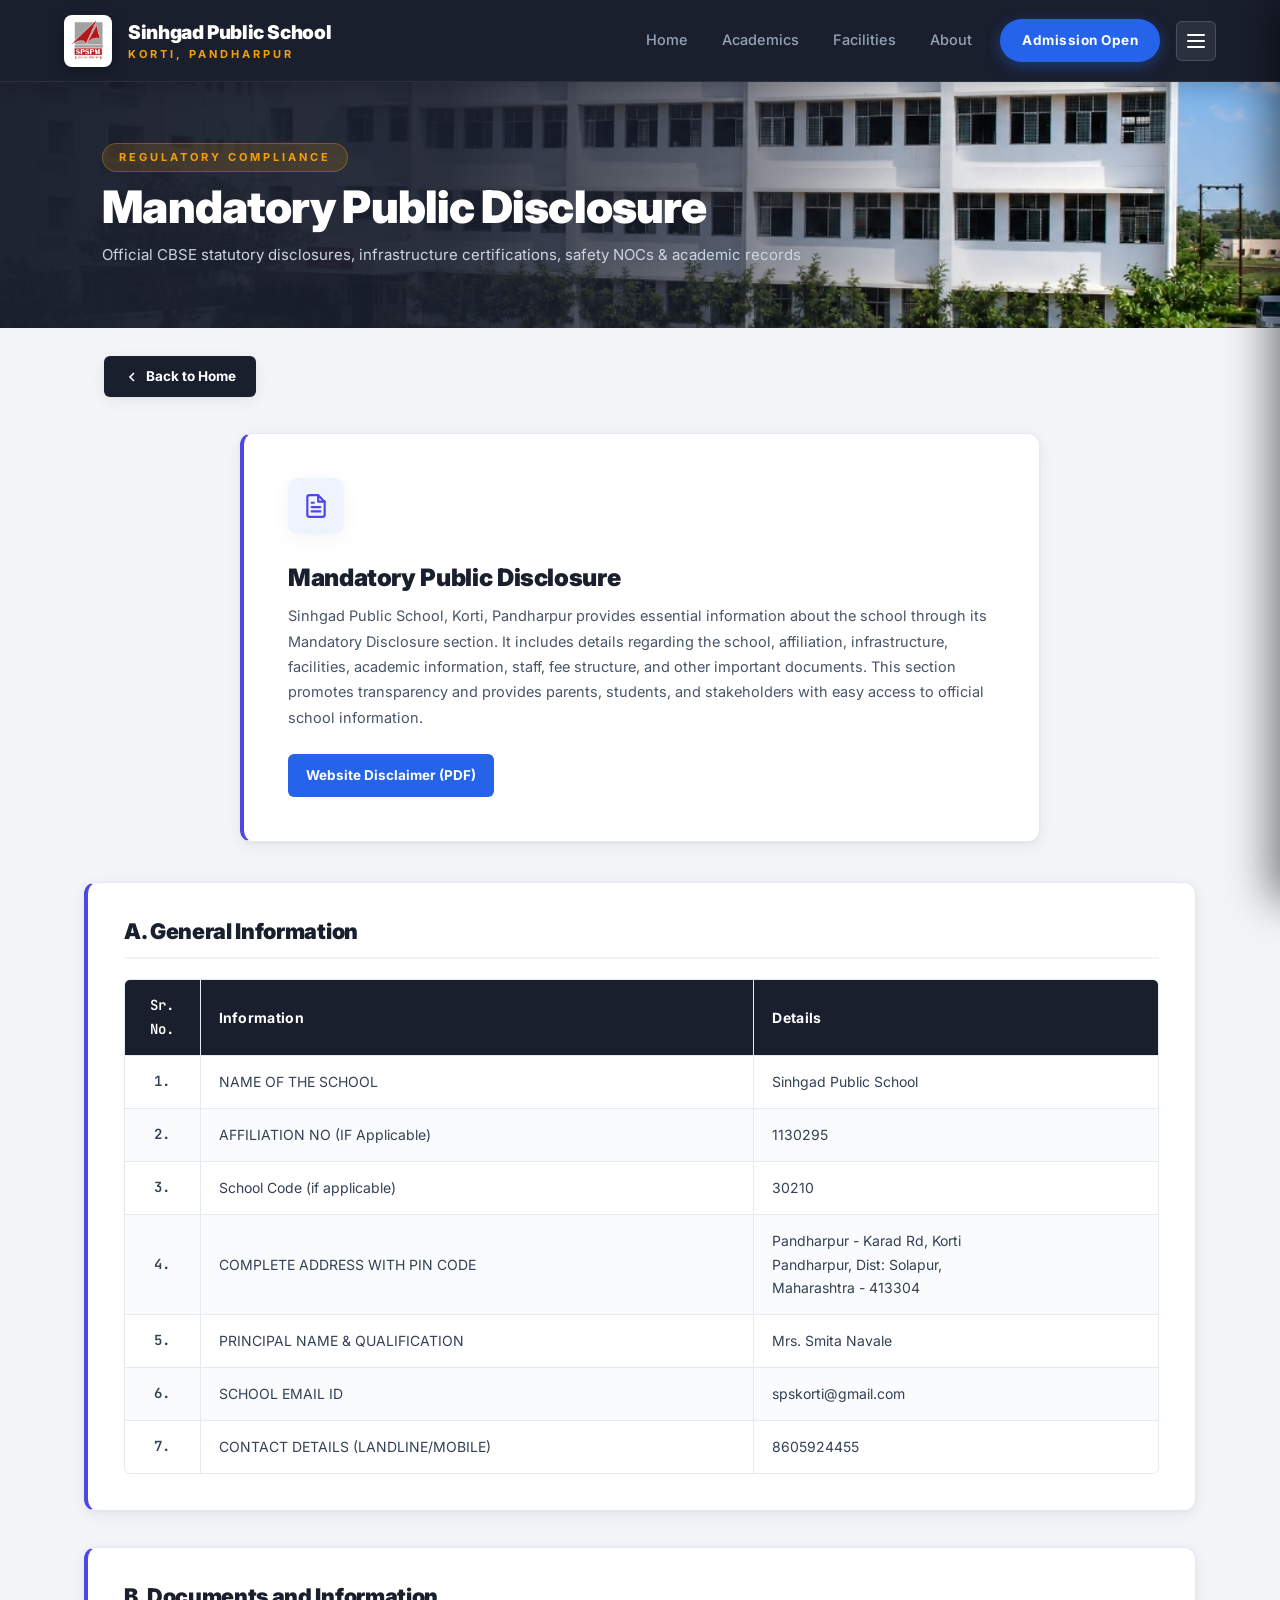
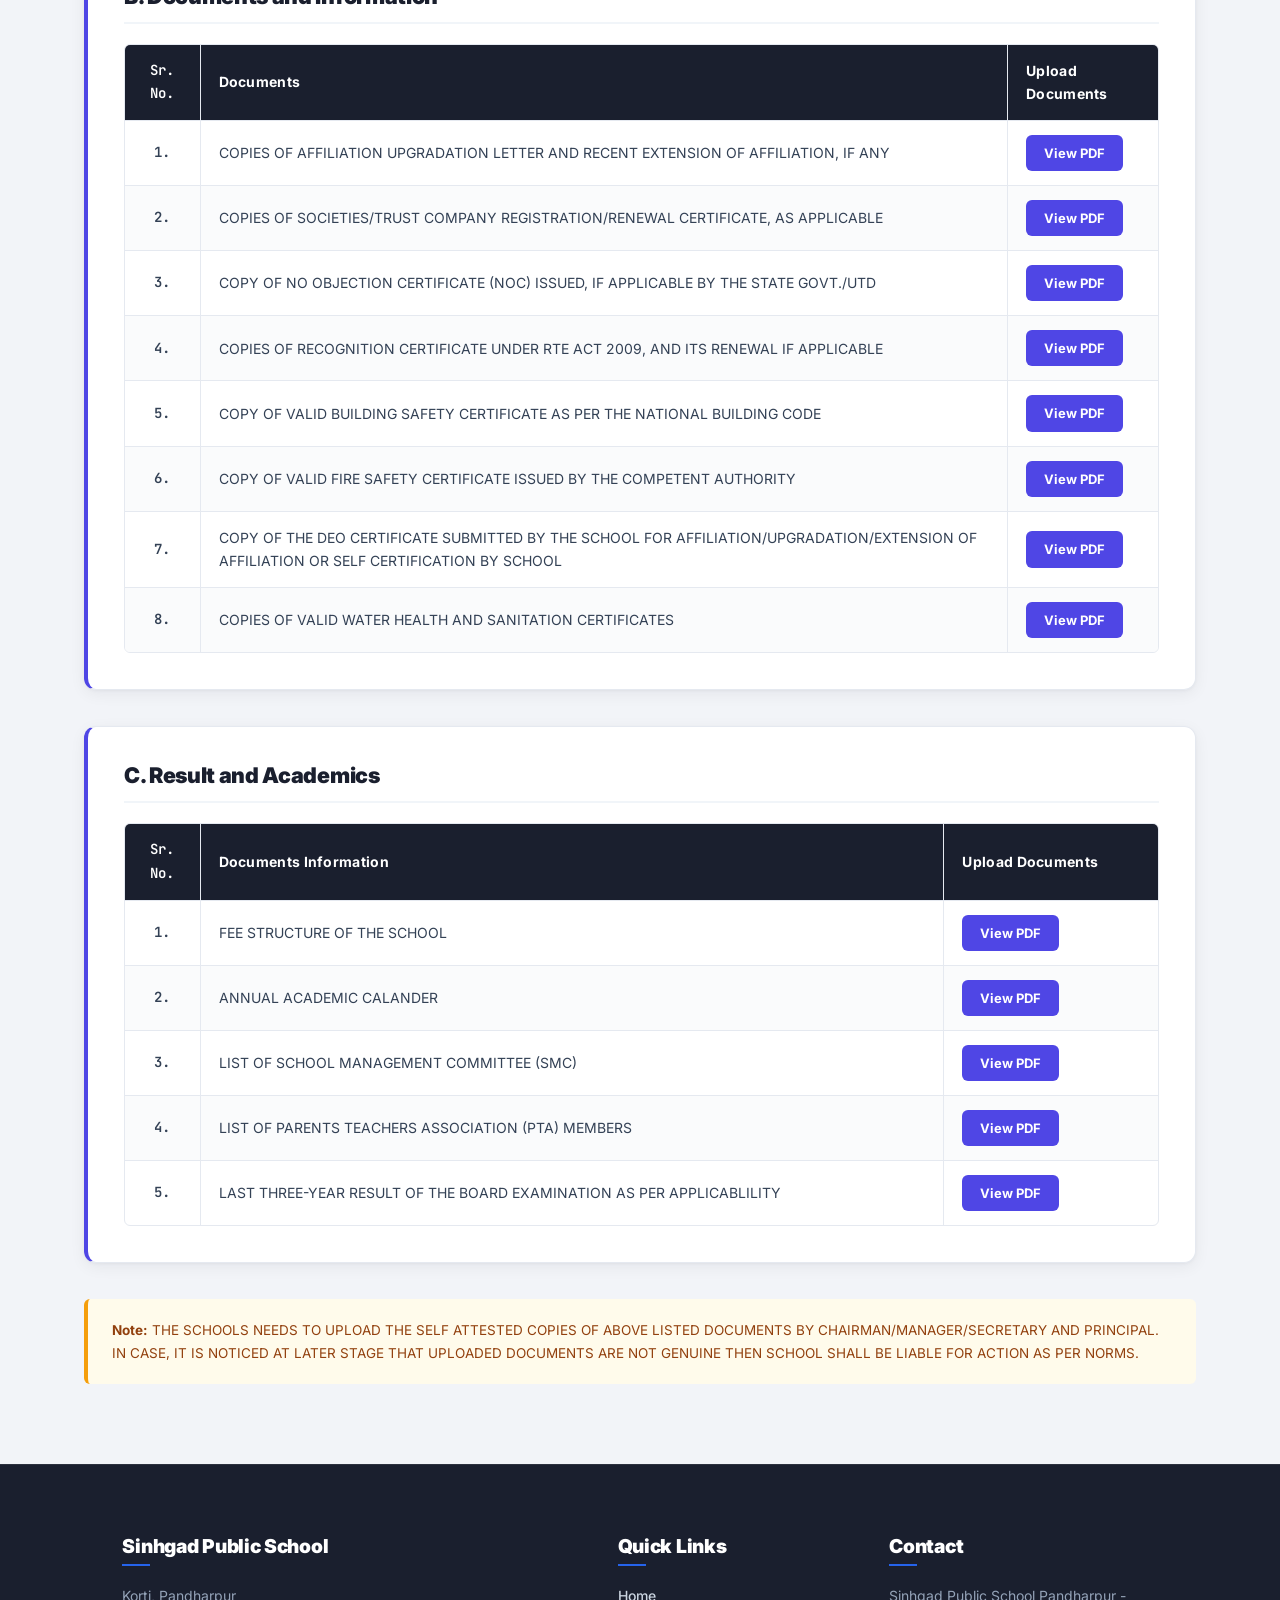
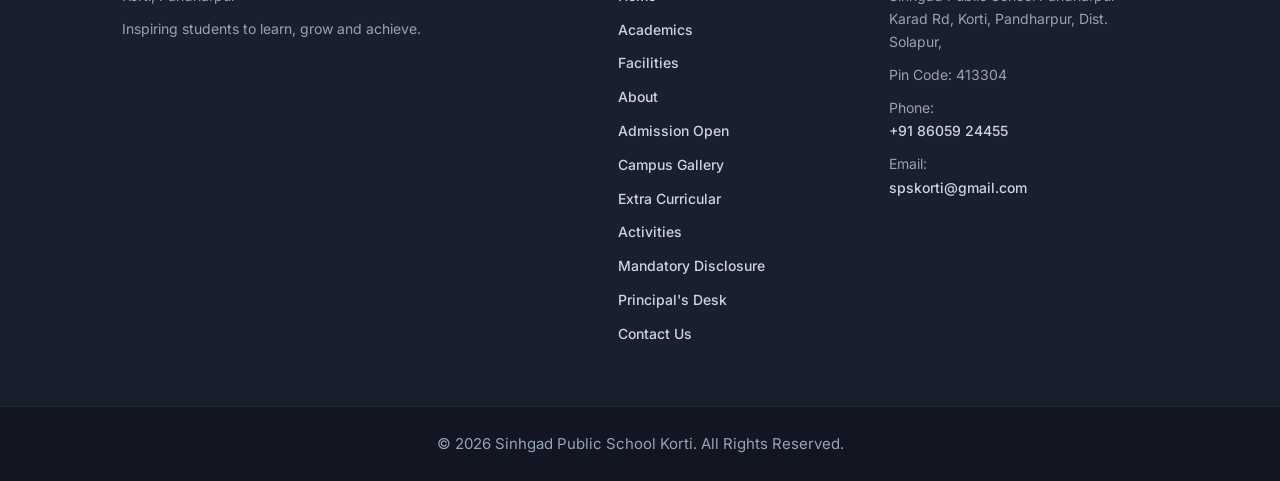
<file: mandatory-disclosure.html>
<!DOCTYPE html>
<html lang="en">

<head>
    <meta charset="UTF-8">
    <meta name="viewport" content="width=device-width, initial-scale=1.0">

    <title>Mandatory Disclosure | Sinhgad Public School Korti</title>

    <link rel="stylesheet" href="style.css">

    <!-- Google Font: Inter & JetBrains Mono -->
    <link rel="preconnect" href="https://fonts.googleapis.com">
    <link rel="preconnect" href="https://fonts.gstatic.com" crossorigin>
    <link href="https://fonts.googleapis.com/css2?family=Inter:ital,opsz,wght@0,14..32,100..900;1,14..32,100..900&family=JetBrains+Mono:wght@500;700&display=swap"
        rel="stylesheet">
</head>

<body>

    <!-- ==================================================
         HEADER / MAIN NAVIGATION
    ================================================== -->
    <header class="header">
        <a href="index.html" class="logo-area">
            <img src="images/logo.png" alt="Sinhgad Public School Logo" class="school-logo-img">
            <div class="school-name">
                <h2>Sinhgad Public School</h2>
                <p>Korti, Pandharpur</p>
            </div>
        </a>

        <!-- MAIN NAVIGATION -->
        <nav class="navbar">
            <a href="index.html#home">Home</a>
            <a href="index.html#academics">Academics</a>
            <a href="index.html#facilities">Facilities</a>
            <a href="index.html#about">About</a>

            <!-- ADMISSION OPEN -->
            <a href="admission.html" class="admission-btn">
                Admission Open
            </a>

            <!-- 3 LINES MENU TOGGLE BUTTON -->
            <button class="menu-toggle-btn" id="menuToggleBtn" aria-label="Open More Options" title="More Options & Documents">
                <span class="hamburger-line"></span>
                <span class="hamburger-line"></span>
                <span class="hamburger-line"></span>
            </button>
        </nav>
    </header>

    <!-- ==================================================
         PAGE HERO
    ================================================== -->
    <section class="page-hero">
        <span class="page-tag">REGULATORY COMPLIANCE</span>
        <h1>Mandatory Public Disclosure</h1>
        <span>Official CBSE statutory disclosures, infrastructure certifications, safety NOCs &amp; academic records</span>
    </section>

    <!-- ==================================================
         BACK TO HOME BUTTON
    ================================================== -->
    <div class="back-home-container">
        <a href="index.html" class="back-home-btn">
            <svg viewBox="0 0 24 24" width="16" height="16" fill="none" stroke="currentColor" stroke-width="2.5"><polyline points="15 18 9 12 15 6"/></svg>
            Back to Home
        </a>
    </div>

    <!-- ==================================================
         MAIN MANDATORY DISCLOSURE CONTENT
    ================================================== -->
    <main class="page-main-content">
        <div class="mandatory-disclosure-container">
            <div class="mandatory-disclosure-card">
                <div class="feature-icon icon-indigo">
                    <svg viewBox="0 0 24 24" width="28" height="28" fill="none" stroke="currentColor" stroke-width="2" stroke-linecap="round" stroke-linejoin="round">
                        <path d="M14 2H6a2 2 0 0 0-2 2v16a2 2 0 0 0 2 2h12a2 2 0 0 0 2-2V8z"/>
                        <polyline points="14 2 14 8 20 8"/>
                        <line x1="16" y1="13" x2="8" y2="13"/>
                        <line x1="16" y1="17" x2="8" y2="17"/>
                        <polyline points="10 9 9 9 8 9"/>
                    </svg>
                </div>
                <h3>Mandatory Public Disclosure</h3>
                <p>
                    Sinhgad Public School, Korti, Pandharpur provides essential information about the school through its Mandatory Disclosure
                    section. It includes details regarding the school, affiliation, infrastructure, facilities, academic information, staff, 
                    fee structure, and other important documents. This section promotes transparency and provides parents, students, and
                    stakeholders with easy access to official school information.
                </p>
                <a href="pdf/WebsiteDisclaimer.pdf" target="_blank" class="subject-pdf-btn">
                    Website Disclaimer (PDF)
                </a>
            </div>
        </div>

        <!-- A. GENERAL INFORMATION -->
        <div class="disclosure-block">
            <h3>A. General Information</h3>
            <div class="disclosure-table-wrapper">
                <table class="disclosure-table">
                    <thead>
                        <tr>
                            <th>Sr. No.</th>
                            <th>Information</th>
                            <th>Details</th>
                        </tr>
                    </thead>
                    <tbody>
                        <tr>
                            <td>1.</td>
                            <td>NAME OF THE SCHOOL</td>
                            <td>Sinhgad Public School</td>
                        </tr>
                        <tr>
                            <td>2.</td>
                            <td>AFFILIATION NO (IF Applicable)</td>
                            <td>1130295</td>
                        </tr>
                        <tr>
                            <td>3.</td>
                            <td>School Code (if applicable)</td>
                            <td>30210</td>
                        </tr>
                        <tr>
                            <td>4.</td>
                            <td>COMPLETE ADDRESS WITH PIN CODE</td>
                            <td>
                                Pandharpur - Karad Rd, Korti<br>
                                Pandharpur, Dist: Solapur,<br>
                                Maharashtra - 413304
                            </td>
                        </tr>
                        <tr>
                            <td>5.</td>
                            <td>PRINCIPAL NAME &amp; QUALIFICATION</td>
                            <td>Mrs. Smita Navale</td>
                        </tr>
                        <tr>
                            <td>6.</td>
                            <td>SCHOOL EMAIL ID</td>
                            <td>
                                <a href="mailto:spskorti@gmail.com">spskorti@gmail.com</a>
                            </td>
                        </tr>
                        <tr>
                            <td>7.</td>
                            <td>CONTACT DETAILS (LANDLINE/MOBILE)</td>
                            <td>8605924455</td>
                        </tr>
                    </tbody>
                </table>
            </div>
        </div>

        <!-- B. DOCUMENTS AND INFORMATION -->
        <div class="disclosure-block">
            <h3>B. Documents and Information</h3>
            <div class="disclosure-table-wrapper">
                <table class="disclosure-table">
                    <thead>
                        <tr>
                            <th>Sr. No.</th>
                            <th>Documents</th>
                            <th>Upload Documents</th>
                        </tr>
                    </thead>
                    <tbody>
                        <tr>
                            <td>1.</td>
                            <td>COPIES OF AFFILIATION UPGRADATION LETTER AND RECENT EXTENSION OF AFFILIATION, IF ANY</td>
                            <td><a href="pdf/view 1.pdf" target="_blank" class="view-pdf-btn">View PDF</a></td>
                        </tr>
                        <tr>
                            <td>2.</td>
                            <td>COPIES OF SOCIETIES/TRUST COMPANY REGISTRATION/RENEWAL CERTIFICATE, AS APPLICABLE</td>
                            <td><a href="pdf/view 2.pdf" target="_blank" class="view-pdf-btn">View PDF</a></td>
                        </tr>
                        <tr>
                            <td>3.</td>
                            <td>COPY OF NO OBJECTION CERTIFICATE (NOC) ISSUED, IF APPLICABLE BY THE STATE GOVT./UTD</td>
                            <td><a href="pdf/view 3.pdf" target="_blank" class="view-pdf-btn">View PDF</a></td>
                        </tr>
                        <tr>
                            <td>4.</td>
                            <td>COPIES OF RECOGNITION CERTIFICATE UNDER RTE ACT 2009, AND ITS RENEWAL IF APPLICABLE</td>
                            <td><a href="pdf/view 4.pdf" target="_blank" class="view-pdf-btn">View PDF</a></td>
                        </tr>
                        <tr>
                            <td>5.</td>
                            <td>COPY OF VALID BUILDING SAFETY CERTIFICATE AS PER THE NATIONAL BUILDING CODE</td>
                            <td><a href="pdf/view 5.pdf" target="_blank" class="view-pdf-btn">View PDF</a></td>
                        </tr>
                        <tr>
                            <td>6.</td>
                            <td>COPY OF VALID FIRE SAFETY CERTIFICATE ISSUED BY THE COMPETENT AUTHORITY</td>
                            <td><a href="pdf/view 6.pdf" target="_blank" class="view-pdf-btn">View PDF</a></td>
                        </tr>
                        <tr>
                            <td>7.</td>
                            <td>COPY OF THE DEO CERTIFICATE SUBMITTED BY THE SCHOOL FOR AFFILIATION/UPGRADATION/EXTENSION OF AFFILIATION OR SELF CERTIFICATION BY SCHOOL</td>
                            <td><a href="pdf/view 7.pdf" target="_blank" class="view-pdf-btn">View PDF</a></td>
                        </tr>
                        <tr>
                            <td>8.</td>
                            <td>COPIES OF VALID WATER HEALTH AND SANITATION CERTIFICATES</td>
                            <td><a href="pdf/view 8.pdf" target="_blank" class="view-pdf-btn">View PDF</a></td>
                        </tr>
                    </tbody>
                </table>
            </div>
        </div>

        <!-- C. RESULT AND ACADEMICS -->
        <div class="disclosure-block">
            <h3>C. Result and Academics</h3>
            <div class="disclosure-table-wrapper">
                <table class="disclosure-table">
                    <thead>
                        <tr>
                            <th>Sr. No.</th>
                            <th>Documents Information</th>
                            <th>Upload Documents</th>
                        </tr>
                    </thead>
                    <tbody>
                        <tr>
                            <td>1.</td>
                            <td>FEE STRUCTURE OF THE SCHOOL</td>
                            <td><a href="pdf/view c1.pdf" target="_blank" class="view-pdf-btn">View PDF</a></td>
                        </tr>
                        <tr>
                            <td>2.</td>
                            <td>ANNUAL ACADEMIC CALANDER</td>
                            <td><a href="pdf/view c2.pdf" target="_blank" class="view-pdf-btn">View PDF</a></td>
                        </tr>
                        <tr>
                            <td>3.</td>
                            <td>LIST OF SCHOOL MANAGEMENT COMMITTEE (SMC)</td>
                            <td><a href="pdf/view c3.pdf" target="_blank" class="view-pdf-btn">View PDF</a></td>
                        </tr>
                        <tr>
                            <td>4.</td>
                            <td>LIST OF PARENTS TEACHERS ASSOCIATION (PTA) MEMBERS</td>
                            <td><a href="pdf/view c4.pdf" target="_blank" class="view-pdf-btn">View PDF</a></td>
                        </tr>
                        <tr>
                            <td>5.</td>
                            <td>LAST THREE-YEAR RESULT OF THE BOARD EXAMINATION AS PER APPLICABLILITY</td>
                            <td><a href="pdf/view c5.pdf" target="_blank" class="view-pdf-btn">View PDF</a></td>
                        </tr>
                    </tbody>
                </table>
            </div>
        </div>

        <!-- NOTE -->
        <div class="disclosure-note">
            <strong>Note:</strong>
            THE SCHOOLS NEEDS TO UPLOAD THE SELF ATTESTED COPIES OF ABOVE LISTED DOCUMENTS BY CHAIRMAN/MANAGER/SECRETARY AND PRINCIPAL. IN CASE, IT IS NOTICED AT LATER STAGE THAT UPLOADED DOCUMENTS ARE NOT GENUINE THEN SCHOOL SHALL BE LIABLE FOR ACTION AS PER NORMS.
        </div>
    </main>

    <!-- ==================================================
         FOOTER
    ================================================== -->
    <footer>
        <div class="footer-content">
            <div>
                <h3>Sinhgad Public School</h3>
                <p>Korti, Pandharpur</p>
                <p>Inspiring students to learn, grow and achieve.</p>
            </div>

            <div>
                <h3>Quick Links</h3>
                <a href="index.html#home">Home</a>
                <a href="index.html#academics">Academics</a>
                <a href="index.html#facilities">Facilities</a>
                <a href="index.html#about">About</a>
                <a href="admission.html">Admission Open</a>
                <a href="gallery.html">Campus Gallery</a>
                <a href="extra-curricular.html">Extra Curricular</a>
                <a href="activities.html">Activities</a>
                <a href="mandatory-disclosure.html">Mandatory Disclosure</a>
                <a href="principal-desk.html">Principal's Desk</a>
                <a href="contact.html">Contact Us</a>
            </div>

            <div>
                <h3>Contact</h3>
                <p>Sinhgad Public School Pandharpur - Karad Rd, Korti, Pandharpur, Dist. Solapur,</p>
                <p>Pin Code: 413304</p>
                <p>Phone: <a href="tel:8605924455">+91 86059 24455</a></p>
                <p>Email: <a href="mailto:spskorti@gmail.com">spskorti@gmail.com</a></p>
            </div>
        </div>

        <div class="copyright">
            <p>&copy; 2026 Sinhgad Public School Korti. All Rights Reserved.</p>
        </div>
    </footer>

    <!-- ==================================================
         SIDE DRAWER OVERLAY & PANEL
    ================================================== -->
    <div class="drawer-overlay" id="drawerOverlay"></div>

    <aside class="side-drawer" id="sideDrawer">
        <div class="drawer-header">
            <div class="drawer-brand">
                <img src="images/logo.png" alt="SPS Logo" class="drawer-logo-img">
                <div class="school-name">
                    <h2>Sinhgad Public School</h2>
                    <p>Korti, Pandharpur</p>
                </div>
            </div>
            <button class="drawer-close-btn" id="drawerCloseBtn" aria-label="Close Menu">
                <svg viewBox="0 0 24 24" width="20" height="20" fill="none" stroke="currentColor" stroke-width="2.5"><line x1="18" y1="6" x2="6" y2="18"/><line x1="6" y1="6" x2="18" y2="18"/></svg>
            </button>
        </div>

        <div class="drawer-body">
            <!-- 1. EXPLORE SECTIONS & EVENTS -->
            <div class="drawer-section">
                <span class="drawer-section-title">EXPLORE &amp; EVENTS</span>
                <ul class="drawer-menu-list">
                    <li>
                        <a href="gallery.html" class="drawer-item">
                            <svg viewBox="0 0 24 24" width="20" height="20" fill="none" stroke="currentColor" stroke-width="2"><rect x="3" y="3" width="18" height="18" rx="2"/><circle cx="8.5" cy="8.5" r="1.5"/><polyline points="21 15 16 10 5 21"/></svg>
                            <div>
                                <strong>Gallery</strong>
                                <span>Campus moments, classrooms &amp; playgrounds</span>
                            </div>
                        </a>
                    </li>
                    <li>
                        <a href="extra-curricular.html" class="drawer-item">
                            <svg viewBox="0 0 24 24" width="20" height="20" fill="none" stroke="currentColor" stroke-width="2"><polygon points="12 2 15.09 8.26 22 9.27 17 14.14 18.18 21.02 12 17.77 5.82 21.02 7 14.14 2 9.27 8.91 8.26 12 2"/></svg>
                            <div>
                                <strong>Extra Curricular</strong>
                                <span>Competitions, summer camps &amp; annual concert</span>
                            </div>
                        </a>
                    </li>
                    <li>
                        <a href="activities.html" class="drawer-item">
                            <svg viewBox="0 0 24 24" width="20" height="20" fill="none" stroke="currentColor" stroke-width="2"><circle cx="12" cy="12" r="10"/><path d="M4.93 4.93l4.24 4.24"/><path d="M14.83 9.17l4.24-4.24"/><path d="M14.83 14.83l4.24 4.24"/><path d="M4.93 19.07l4.24-4.24"/></svg>
                            <div>
                                <strong>Activities</strong>
                                <span>Sports, environmental, science &amp; social projects</span>
                            </div>
                        </a>
                    </li>
                    <li>
                        <a href="mandatory-disclosure.html" class="drawer-item highlight">
                            <svg viewBox="0 0 24 24" width="20" height="20" fill="none" stroke="currentColor" stroke-width="2"><path d="M14 2H6a2 2 0 0 0-2 2v16a2 2 0 0 0 2 2h12a2 2 0 0 0 2-2V8z"/><polyline points="14 2 14 8 20 8"/><line x1="16" y1="13" x2="8" y2="13"/><line x1="16" y1="17" x2="8" y2="17"/></svg>
                            <div>
                                <strong>Mandatory Disclosure</strong>
                                <span>CBSE affiliation, society registration &amp; compliance</span>
                            </div>
                        </a>
                    </li>
                    <li>
                        <a href="principal-desk.html" class="drawer-item">
                            <svg viewBox="0 0 24 24" width="20" height="20" fill="none" stroke="currentColor" stroke-width="2"><path d="M20 21v-2a4 4 0 0 0-4-4H8a4 4 0 0 0-4 4v2"/><circle cx="12" cy="7" r="4"/></svg>
                            <div>
                                <strong>Principal Desk</strong>
                                <span>Vision and message from Mrs. Smita Navale</span>
                            </div>
                        </a>
                    </li>
                    <li>
                        <a href="contact.html" class="drawer-item">
                            <svg viewBox="0 0 24 24" width="20" height="20" fill="none" stroke="currentColor" stroke-width="2"><path d="M22 16.92v3a2 2 0 0 1-2.18 2 19.79 19.79 0 0 1-8.63-3.07 19.5 19.5 0 0 1-6-6 19.79 19.79 0 0 1-3.07-8.67A2 2 0 0 1 4.11 2h3a2 2 0 0 1 2 1.72 12.84 12.84 0 0 0 .7 2.81 2 2 0 0 1-.45 2.11L8.09 9.91a16 16 0 0 0 6 6l1.27-1.27a2 2 0 0 1 2.11-.45 12.84 12.84 0 0 0 2.81.7A2 2 0 0 1 22 16.92z"/></svg>
                            <div>
                                <strong>Contact</strong>
                                <span>Helpline, email, visiting hours &amp; directions</span>
                            </div>
                        </a>
                    </li>
                </ul>
            </div>

            <!-- 2. QUICK PORTALS & DOCUMENTS -->
            <div class="drawer-section">
                <span class="drawer-section-title">QUICK PORTALS &amp; DOCUMENTS</span>
                <ul class="drawer-menu-list">
                    <li>
                        <a href="admission.html" class="drawer-item">
                            <svg viewBox="0 0 24 24" width="20" height="20" fill="none" stroke="currentColor" stroke-width="2"><path d="M16 21v-2a4 4 0 0 0-4-4H5a4 4 0 0 0-4 4v2"/><circle cx="9" cy="7" r="4"/><polyline points="16 11 18 13 22 9"/></svg>
                            <div>
                                <strong>Admission 2026-27</strong>
                                <span>Online prospectus, eligibility &amp; criteria</span>
                            </div>
                        </a>
                    </li>
                    <li>
                        <a href="pdf/Fees.pdf" target="_blank" class="drawer-item">
                            <svg viewBox="0 0 24 24" width="20" height="20" fill="none" stroke="currentColor" stroke-width="2"><rect x="2" y="4" width="20" height="16" rx="2"/><line x1="12" y1="8" x2="12" y2="16"/><line x1="8" y1="12" x2="16" y2="12"/></svg>
                            <div>
                                <strong>Fee Structure</strong>
                                <span>Official grade-wise fee schedule (PDF)</span>
                            </div>
                        </a>
                    </li>
                    <li>
                        <a href="pdf/Book_List.pdf" target="_blank" class="drawer-item">
                            <svg viewBox="0 0 24 24" width="20" height="20" fill="none" stroke="currentColor" stroke-width="2"><path d="M2 3h6a4 4 0 0 1 4 4v14a3 3 0 0 0-3-3H2z"/><path d="M22 3h-6a4 4 0 0 0-4 4v14a3 3 0 0 1 3-3h7z"/></svg>
                            <div>
                                <strong>Prescribed Books (STD I - XII)</strong>
                                <span>NCERT &amp; recommended curriculum list (PDF)</span>
                            </div>
                        </a>
                    </li>
                    <li>
                        <a href="pdf/Transport Details.pdf" target="_blank" class="drawer-item">
                            <svg viewBox="0 0 24 24" width="20" height="20" fill="none" stroke="currentColor" stroke-width="2"><rect x="1" y="3" width="15" height="13"/><polygon points="16 8 20 8 23 11 23 16 16 16 8"/><circle cx="5.5" cy="18.5" r="2.5"/><circle cx="18.5" cy="18.5" r="2.5"/></svg>
                            <div>
                                <strong>Transport Details</strong>
                                <span>Campus bus pickup and drop routes (PDF)</span>
                            </div>
                        </a>
                    </li>
                    <li>
                        <a href="pdf/Exam Schedule.pdf" target="_blank" class="drawer-item">
                            <svg viewBox="0 0 24 24" width="20" height="20" fill="none" stroke="currentColor" stroke-width="2"><rect x="3" y="4" width="18" height="18" rx="2" ry="2"/><line x1="16" y1="2" x2="16" y2="6"/><line x1="8" y1="2" x2="8" y2="6"/><line x1="3" y1="10" x2="21" y2="10"/></svg>
                            <div>
                                <strong>Exam Schedule &amp; Timetable</strong>
                                <span>Assessments &amp; board examination dates (PDF)</span>
                            </div>
                        </a>
                    </li>
                    <li>
                        <a href="pdf/STUDENT STRENGTH DETAILS.pdf" target="_blank" class="drawer-item">
                            <svg viewBox="0 0 24 24" width="20" height="20" fill="none" stroke="currentColor" stroke-width="2"><path d="M17 21v-2a4 4 0 0 0-4-4H5a4 4 0 0 0-4 4v2"/><circle cx="9" cy="7" r="4"/><path d="M23 21v-2a4 4 0 0 0-3-3.87"/><path d="M16 3.13a4 4 0 0 1 0 7.75"/></svg>
                            <div>
                                <strong>Student Strength Details</strong>
                                <span>Enrolment &amp; class division data (PDF)</span>
                            </div>
                        </a>
                    </li>
                </ul>
            </div>

            <div class="drawer-section">
                <span class="drawer-section-title">CBSE STATUTORY COMMITTEES</span>
                <ul class="drawer-menu-list">
                    <li><a href="pdf/School Management Committee 2026-27.pdf" target="_blank" class="drawer-item-sub">School Management Committee (SMC)</a></li>
                    <li><a href="pdf/PTA List 2026-27.pdf" target="_blank" class="drawer-item-sub">Parents Teachers Association (PTA)</a></li>
                    <li><a href="pdf/DISCIPLINE Committee.pdf" target="_blank" class="drawer-item-sub">Discipline Committee</a></li>
                    <li><a href="pdf/Grievance Committee.pdf" target="_blank" class="drawer-item-sub">Grievance Committee</a></li>
                    <li><a href="pdf/WebsiteDisclaimer.pdf" target="_blank" class="drawer-item-sub">Official Website Disclaimer</a></li>
                </ul>
            </div>

            <div class="drawer-footer-contact">
                <p><strong>Campus Support:</strong> <a href="tel:8605924455">+91 86059 24455</a></p>
                <p><strong>Official Email:</strong> <a href="mailto:spskorti@gmail.com">spskorti@gmail.com</a></p>
                <p style="font-size: 11.5px; color: var(--slate-400); margin-top: 8px;">Pandharpur - Karad Rd, Korti, Pandharpur - 413304</p>
            </div>
        </div>
    </aside>

    <!-- Side Drawer Toggle Javascript -->
    <script>
        const menuToggleBtn = document.getElementById('menuToggleBtn');
        const sideDrawer = document.getElementById('sideDrawer');
        const drawerOverlay = document.getElementById('drawerOverlay');
        const drawerCloseBtn = document.getElementById('drawerCloseBtn');

        function openDrawer() {
            sideDrawer.classList.add('active');
            drawerOverlay.classList.add('active');
            document.body.style.overflow = 'hidden';
        }

        function closeDrawer() {
            sideDrawer.classList.remove('active');
            drawerOverlay.classList.remove('active');
            document.body.style.overflow = '';
        }

        if (menuToggleBtn) menuToggleBtn.addEventListener('click', openDrawer);
        if (drawerCloseBtn) drawerCloseBtn.addEventListener('click', closeDrawer);
        if (drawerOverlay) drawerOverlay.addEventListener('click', closeDrawer);

        document.addEventListener('keydown', (e) => {
            if (e.key === 'Escape') closeDrawer();
        });
    </script>
</body>
</html>
</file>
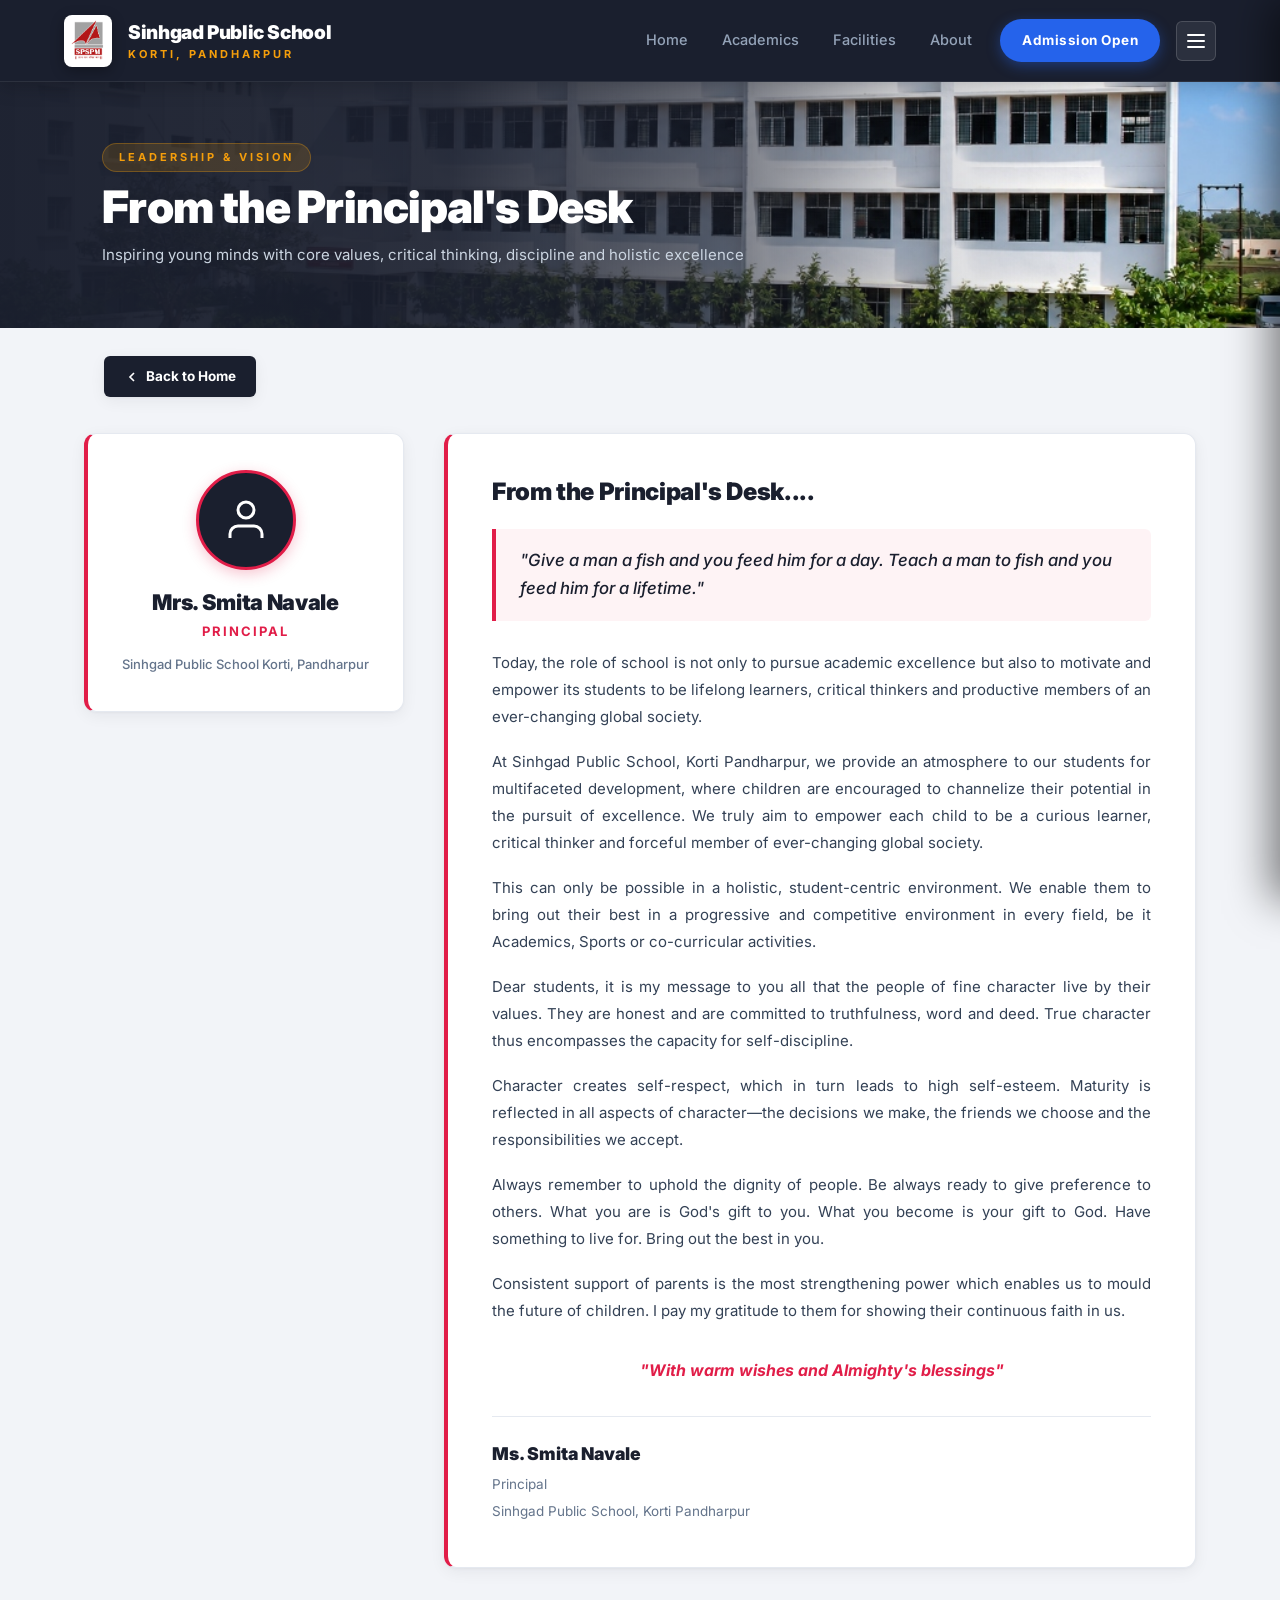
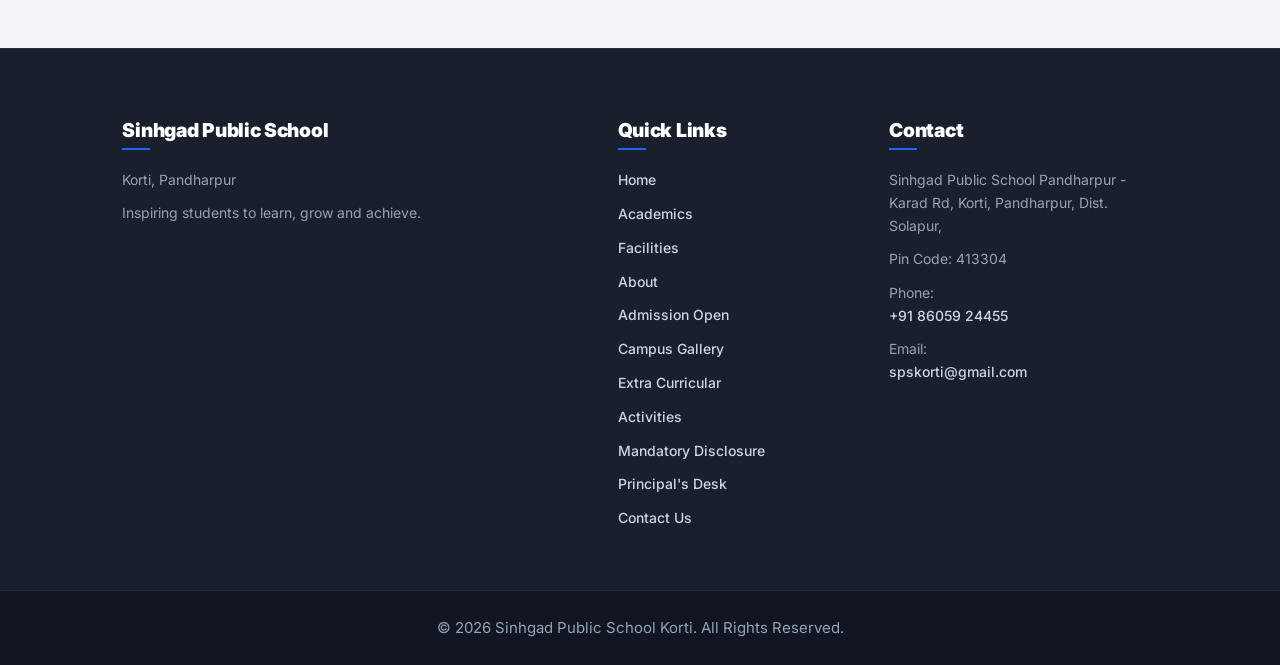
<file: principal-desk.html>
<!DOCTYPE html>
<html lang="en">

<head>
    <meta charset="UTF-8">
    <meta name="viewport" content="width=device-width, initial-scale=1.0">

    <title>Principal's Desk | Sinhgad Public School Korti</title>

    <link rel="stylesheet" href="style.css">

    <!-- Google Font: Inter & JetBrains Mono -->
    <link rel="preconnect" href="https://fonts.googleapis.com">
    <link rel="preconnect" href="https://fonts.gstatic.com" crossorigin>
    <link href="https://fonts.googleapis.com/css2?family=Inter:ital,opsz,wght@0,14..32,100..900;1,14..32,100..900&family=JetBrains+Mono:wght@500;700&display=swap"
        rel="stylesheet">
</head>

<body>

    <!-- ==================================================
         HEADER / MAIN NAVIGATION
    ================================================== -->
    <header class="header">
        <a href="index.html" class="logo-area">
            <img src="images/logo.png" alt="Sinhgad Public School Logo" class="school-logo-img">
            <div class="school-name">
                <h2>Sinhgad Public School</h2>
                <p>Korti, Pandharpur</p>
            </div>
        </a>

        <!-- MAIN NAVIGATION -->
        <nav class="navbar">
            <a href="index.html#home">Home</a>
            <a href="index.html#academics">Academics</a>
            <a href="index.html#facilities">Facilities</a>
            <a href="index.html#about">About</a>

            <!-- ADMISSION OPEN -->
            <a href="admission.html" class="admission-btn">
                Admission Open
            </a>

            <!-- 3 LINES MENU TOGGLE BUTTON -->
            <button class="menu-toggle-btn" id="menuToggleBtn" aria-label="Open More Options" title="More Options & Documents">
                <span class="hamburger-line"></span>
                <span class="hamburger-line"></span>
                <span class="hamburger-line"></span>
            </button>
        </nav>
    </header>

    <!-- ==================================================
         PAGE HERO
    ================================================== -->
    <section class="page-hero">
        <span class="page-tag">LEADERSHIP &amp; VISION</span>
        <h1>From the Principal's Desk</h1>
        <span>Inspiring young minds with core values, critical thinking, discipline and holistic excellence</span>
    </section>

    <!-- ==================================================
         BACK TO HOME BUTTON
    ================================================== -->
    <div class="back-home-container">
        <a href="index.html" class="back-home-btn">
            <svg viewBox="0 0 24 24" width="16" height="16" fill="none" stroke="currentColor" stroke-width="2.5"><polyline points="15 18 9 12 15 6"/></svg>
            Back to Home
        </a>
    </div>

    <!-- ==================================================
         MAIN PRINCIPAL DESK CONTENT
    ================================================== -->
    <main class="page-main-content">
        <div class="principal-desk-container">
            <!-- Principal Profile Card -->
            <div class="principal-profile">
                <div class="principal-image-placeholder">
                    <svg viewBox="0 0 24 24" width="48" height="48" fill="none" stroke="currentColor" stroke-width="1.5">
                        <path d="M20 21v-2a4 4 0 0 0-4-4H8a4 4 0 0 0-4 4v2"/>
                        <circle cx="12" cy="7" r="4"/>
                    </svg>
                </div>
                <h3>Mrs. Smita Navale</h3>
                <p>Principal</p>
                <span>Sinhgad Public School Korti, Pandharpur</span>
            </div>

            <!-- Principal Message -->
            <div class="principal-message">
                <h3>From the Principal's Desk....</h3>
                <blockquote>
                    "Give a man a fish and you feed him for a day. Teach a man to fish and you feed him for a lifetime."
                </blockquote>

                <p>
                    Today, the role of school is not only to pursue academic excellence but also to motivate and empower its students to be lifelong learners, critical thinkers and productive members of an ever-changing global society.
                </p>
                <p>
                    At Sinhgad Public School, Korti Pandharpur, we provide an atmosphere to our students for multifaceted development, where children are encouraged to channelize their potential in the pursuit of excellence. We truly aim to empower each child to be a curious learner, critical thinker and forceful member of ever-changing global society.
                </p>
                <p>
                    This can only be possible in a holistic, student-centric environment. We enable them to bring out their best in a progressive and competitive environment in every field, be it Academics, Sports or co-curricular activities.
                </p>
                <p>
                    Dear students, it is my message to you all that the people of fine character live by their values. They are honest and are committed to truthfulness, word and deed. True character thus encompasses the capacity for self-discipline.
                </p>
                <p>
                    Character creates self-respect, which in turn leads to high self-esteem. Maturity is reflected in all aspects of character—the decisions we make, the friends we choose and the responsibilities we accept.
                </p>
                <p>
                    Always remember to uphold the dignity of people. Be always ready to give preference to others. What you are is God's gift to you. What you become is your gift to God. Have something to live for. Bring out the best in you.
                </p>
                <p>
                    Consistent support of parents is the most strengthening power which enables us to mould the future of children. I pay my gratitude to them for showing their continuous faith in us.
                </p>

                <p class="principal-wishes">
                    "With warm wishes and Almighty's blessings"
                </p>

                <div class="principal-signature">
                    <strong>Ms. Smita Navale</strong>
                    <span>Principal</span>
                    <span>Sinhgad Public School, Korti Pandharpur</span>
                </div>
            </div>
        </div>
    </main>

    <!-- ==================================================
         FOOTER
    ================================================== -->
    <footer>
        <div class="footer-content">
            <div>
                <h3>Sinhgad Public School</h3>
                <p>Korti, Pandharpur</p>
                <p>Inspiring students to learn, grow and achieve.</p>
            </div>

            <div>
                <h3>Quick Links</h3>
                <a href="index.html#home">Home</a>
                <a href="index.html#academics">Academics</a>
                <a href="index.html#facilities">Facilities</a>
                <a href="index.html#about">About</a>
                <a href="admission.html">Admission Open</a>
                <a href="gallery.html">Campus Gallery</a>
                <a href="extra-curricular.html">Extra Curricular</a>
                <a href="activities.html">Activities</a>
                <a href="mandatory-disclosure.html">Mandatory Disclosure</a>
                <a href="principal-desk.html">Principal's Desk</a>
                <a href="contact.html">Contact Us</a>
            </div>

            <div>
                <h3>Contact</h3>
                <p>Sinhgad Public School Pandharpur - Karad Rd, Korti, Pandharpur, Dist. Solapur,</p>
                <p>Pin Code: 413304</p>
                <p>Phone: <a href="tel:8605924455">+91 86059 24455</a></p>
                <p>Email: <a href="mailto:spskorti@gmail.com">spskorti@gmail.com</a></p>
            </div>
        </div>

        <div class="copyright">
            <p>&copy; 2026 Sinhgad Public School Korti. All Rights Reserved.</p>
        </div>
    </footer>

    <!-- ==================================================
         SIDE DRAWER OVERLAY & PANEL
    ================================================== -->
    <div class="drawer-overlay" id="drawerOverlay"></div>

    <aside class="side-drawer" id="sideDrawer">
        <div class="drawer-header">
            <div class="drawer-brand">
                <img src="images/logo.png" alt="SPS Logo" class="drawer-logo-img">
                <div class="school-name">
                    <h2>Sinhgad Public School</h2>
                    <p>Korti, Pandharpur</p>
                </div>
            </div>
            <button class="drawer-close-btn" id="drawerCloseBtn" aria-label="Close Menu">
                <svg viewBox="0 0 24 24" width="20" height="20" fill="none" stroke="currentColor" stroke-width="2.5"><line x1="18" y1="6" x2="6" y2="18"/><line x1="6" y1="6" x2="18" y2="18"/></svg>
            </button>
        </div>

        <div class="drawer-body">
            <!-- 1. EXPLORE SECTIONS & EVENTS -->
            <div class="drawer-section">
                <span class="drawer-section-title">EXPLORE &amp; EVENTS</span>
                <ul class="drawer-menu-list">
                    <li>
                        <a href="gallery.html" class="drawer-item">
                            <svg viewBox="0 0 24 24" width="20" height="20" fill="none" stroke="currentColor" stroke-width="2"><rect x="3" y="3" width="18" height="18" rx="2"/><circle cx="8.5" cy="8.5" r="1.5"/><polyline points="21 15 16 10 5 21"/></svg>
                            <div>
                                <strong>Gallery</strong>
                                <span>Campus moments, classrooms &amp; playgrounds</span>
                            </div>
                        </a>
                    </li>
                    <li>
                        <a href="extra-curricular.html" class="drawer-item">
                            <svg viewBox="0 0 24 24" width="20" height="20" fill="none" stroke="currentColor" stroke-width="2"><polygon points="12 2 15.09 8.26 22 9.27 17 14.14 18.18 21.02 12 17.77 5.82 21.02 7 14.14 2 9.27 8.91 8.26 12 2"/></svg>
                            <div>
                                <strong>Extra Curricular</strong>
                                <span>Competitions, summer camps &amp; annual concert</span>
                            </div>
                        </a>
                    </li>
                    <li>
                        <a href="activities.html" class="drawer-item">
                            <svg viewBox="0 0 24 24" width="20" height="20" fill="none" stroke="currentColor" stroke-width="2"><circle cx="12" cy="12" r="10"/><path d="M4.93 4.93l4.24 4.24"/><path d="M14.83 9.17l4.24-4.24"/><path d="M14.83 14.83l4.24 4.24"/><path d="M4.93 19.07l4.24-4.24"/></svg>
                            <div>
                                <strong>Activities</strong>
                                <span>Sports, environmental, science &amp; social projects</span>
                            </div>
                        </a>
                    </li>
                    <li>
                        <a href="mandatory-disclosure.html" class="drawer-item">
                            <svg viewBox="0 0 24 24" width="20" height="20" fill="none" stroke="currentColor" stroke-width="2"><path d="M14 2H6a2 2 0 0 0-2 2v16a2 2 0 0 0 2 2h12a2 2 0 0 0 2-2V8z"/><polyline points="14 2 14 8 20 8"/><line x1="16" y1="13" x2="8" y2="13"/><line x1="16" y1="17" x2="8" y2="17"/></svg>
                            <div>
                                <strong>Mandatory Disclosure</strong>
                                <span>CBSE affiliation, society registration &amp; compliance</span>
                            </div>
                        </a>
                    </li>
                    <li>
                        <a href="principal-desk.html" class="drawer-item highlight">
                            <svg viewBox="0 0 24 24" width="20" height="20" fill="none" stroke="currentColor" stroke-width="2"><path d="M20 21v-2a4 4 0 0 0-4-4H8a4 4 0 0 0-4 4v2"/><circle cx="12" cy="7" r="4"/></svg>
                            <div>
                                <strong>Principal Desk</strong>
                                <span>Vision and message from Mrs. Smita Navale</span>
                            </div>
                        </a>
                    </li>
                    <li>
                        <a href="contact.html" class="drawer-item">
                            <svg viewBox="0 0 24 24" width="20" height="20" fill="none" stroke="currentColor" stroke-width="2"><path d="M22 16.92v3a2 2 0 0 1-2.18 2 19.79 19.79 0 0 1-8.63-3.07 19.5 19.5 0 0 1-6-6 19.79 19.79 0 0 1-3.07-8.67A2 2 0 0 1 4.11 2h3a2 2 0 0 1 2 1.72 12.84 12.84 0 0 0 .7 2.81 2 2 0 0 1-.45 2.11L8.09 9.91a16 16 0 0 0 6 6l1.27-1.27a2 2 0 0 1 2.11-.45 12.84 12.84 0 0 0 2.81.7A2 2 0 0 1 22 16.92z"/></svg>
                            <div>
                                <strong>Contact</strong>
                                <span>Helpline, email, visiting hours &amp; directions</span>
                            </div>
                        </a>
                    </li>
                </ul>
            </div>

            <!-- 2. QUICK PORTALS & DOCUMENTS -->
            <div class="drawer-section">
                <span class="drawer-section-title">QUICK PORTALS &amp; DOCUMENTS</span>
                <ul class="drawer-menu-list">
                    <li>
                        <a href="admission.html" class="drawer-item">
                            <svg viewBox="0 0 24 24" width="20" height="20" fill="none" stroke="currentColor" stroke-width="2"><path d="M16 21v-2a4 4 0 0 0-4-4H5a4 4 0 0 0-4 4v2"/><circle cx="9" cy="7" r="4"/><polyline points="16 11 18 13 22 9"/></svg>
                            <div>
                                <strong>Admission 2026-27</strong>
                                <span>Online prospectus, eligibility &amp; criteria</span>
                            </div>
                        </a>
                    </li>
                    <li>
                        <a href="pdf/Fees.pdf" target="_blank" class="drawer-item">
                            <svg viewBox="0 0 24 24" width="20" height="20" fill="none" stroke="currentColor" stroke-width="2"><rect x="2" y="4" width="20" height="16" rx="2"/><line x1="12" y1="8" x2="12" y2="16"/><line x1="8" y1="12" x2="16" y2="12"/></svg>
                            <div>
                                <strong>Fee Structure</strong>
                                <span>Official grade-wise fee schedule (PDF)</span>
                            </div>
                        </a>
                    </li>
                    <li>
                        <a href="pdf/Book_List.pdf" target="_blank" class="drawer-item">
                            <svg viewBox="0 0 24 24" width="20" height="20" fill="none" stroke="currentColor" stroke-width="2"><path d="M2 3h6a4 4 0 0 1 4 4v14a3 3 0 0 0-3-3H2z"/><path d="M22 3h-6a4 4 0 0 0-4 4v14a3 3 0 0 1 3-3h7z"/></svg>
                            <div>
                                <strong>Prescribed Books (STD I - XII)</strong>
                                <span>NCERT &amp; recommended curriculum list (PDF)</span>
                            </div>
                        </a>
                    </li>
                    <li>
                        <a href="pdf/Transport Details.pdf" target="_blank" class="drawer-item">
                            <svg viewBox="0 0 24 24" width="20" height="20" fill="none" stroke="currentColor" stroke-width="2"><rect x="1" y="3" width="15" height="13"/><polygon points="16 8 20 8 23 11 23 16 16 16 8"/><circle cx="5.5" cy="18.5" r="2.5"/><circle cx="18.5" cy="18.5" r="2.5"/></svg>
                            <div>
                                <strong>Transport Details</strong>
                                <span>Campus bus pickup and drop routes (PDF)</span>
                            </div>
                        </a>
                    </li>
                    <li>
                        <a href="pdf/Exam Schedule.pdf" target="_blank" class="drawer-item">
                            <svg viewBox="0 0 24 24" width="20" height="20" fill="none" stroke="currentColor" stroke-width="2"><rect x="3" y="4" width="18" height="18" rx="2" ry="2"/><line x1="16" y1="2" x2="16" y2="6"/><line x1="8" y1="2" x2="8" y2="6"/><line x1="3" y1="10" x2="21" y2="10"/></svg>
                            <div>
                                <strong>Exam Schedule &amp; Timetable</strong>
                                <span>Assessments &amp; board examination dates (PDF)</span>
                            </div>
                        </a>
                    </li>
                    <li>
                        <a href="pdf/STUDENT STRENGTH DETAILS.pdf" target="_blank" class="drawer-item">
                            <svg viewBox="0 0 24 24" width="20" height="20" fill="none" stroke="currentColor" stroke-width="2"><path d="M17 21v-2a4 4 0 0 0-4-4H5a4 4 0 0 0-4 4v2"/><circle cx="9" cy="7" r="4"/><path d="M23 21v-2a4 4 0 0 0-3-3.87"/><path d="M16 3.13a4 4 0 0 1 0 7.75"/></svg>
                            <div>
                                <strong>Student Strength Details</strong>
                                <span>Enrolment &amp; class division data (PDF)</span>
                            </div>
                        </a>
                    </li>
                </ul>
            </div>

            <div class="drawer-section">
                <span class="drawer-section-title">CBSE STATUTORY COMMITTEES</span>
                <ul class="drawer-menu-list">
                    <li><a href="pdf/School Management Committee 2026-27.pdf" target="_blank" class="drawer-item-sub">School Management Committee (SMC)</a></li>
                    <li><a href="pdf/PTA List 2026-27.pdf" target="_blank" class="drawer-item-sub">Parents Teachers Association (PTA)</a></li>
                    <li><a href="pdf/DISCIPLINE Committee.pdf" target="_blank" class="drawer-item-sub">Discipline Committee</a></li>
                    <li><a href="pdf/Grievance Committee.pdf" target="_blank" class="drawer-item-sub">Grievance Committee</a></li>
                    <li><a href="pdf/WebsiteDisclaimer.pdf" target="_blank" class="drawer-item-sub">Official Website Disclaimer</a></li>
                </ul>
            </div>

            <div class="drawer-footer-contact">
                <p><strong>Campus Support:</strong> <a href="tel:8605924455">+91 86059 24455</a></p>
                <p><strong>Official Email:</strong> <a href="mailto:spskorti@gmail.com">spskorti@gmail.com</a></p>
                <p style="font-size: 11.5px; color: var(--slate-400); margin-top: 8px;">Pandharpur - Karad Rd, Korti, Pandharpur - 413304</p>
            </div>
        </div>
    </aside>

    <!-- Side Drawer Toggle Javascript -->
    <script>
        const menuToggleBtn = document.getElementById('menuToggleBtn');
        const sideDrawer = document.getElementById('sideDrawer');
        const drawerOverlay = document.getElementById('drawerOverlay');
        const drawerCloseBtn = document.getElementById('drawerCloseBtn');

        function openDrawer() {
            sideDrawer.classList.add('active');
            drawerOverlay.classList.add('active');
            document.body.style.overflow = 'hidden';
        }

        function closeDrawer() {
            sideDrawer.classList.remove('active');
            drawerOverlay.classList.remove('active');
            document.body.style.overflow = '';
        }

        if (menuToggleBtn) menuToggleBtn.addEventListener('click', openDrawer);
        if (drawerCloseBtn) drawerCloseBtn.addEventListener('click', closeDrawer);
        if (drawerOverlay) drawerOverlay.addEventListener('click', closeDrawer);

        document.addEventListener('keydown', (e) => {
            if (e.key === 'Escape') closeDrawer();
        });
    </script>
</body>
</html>
</file>
<file: style.css>
@import url('https://fonts.googleapis.com/css2?family=Inter:ital,opsz,wght@0,14..32,100..900;1,14..32,100..900&family=JetBrains+Mono:wght@500;700&display=swap');

/* ==========================================================================
   SINHGAD PUBLIC SCHOOL, KORTI
   Design System: Classic & Professional Signature Theme
   
   THEME SPECIFICATION:
   - Body Background: Light gray (#f2f4f8)
   - Header & Footer: Dark Navy (#1a1f2e)
   - Signature Element: White cards with 4px colored left border
     Accents: Blue, Purple, Orange, Green, Teal, Red, Rose, Indigo
   - Card Dimensions: 12px rounded corners, subtle shadows, hover lift effect
   - Typography: Inter (Google Fonts)
     * Headings: Font-black (900) with tight tracking (-0.02em)
     * Body Text: Regular (400) and Medium (500)
     * Labels & Badges: Bold (700) with wide uppercase tracking (3px)
   ========================================================================== */

:root {
    /* Base Backgrounds */
    --bg-body: #f2f4f8;
    --bg-card: #ffffff;
    --bg-navy: #1a1f2e;
    --bg-navy-dark: #121622;
    --bg-navy-light: #242b3d;
    
    /* Section Accent Palette */
    --accent-blue: #2563eb;
    --accent-purple: #7c3aed;
    --accent-orange: #ea580c;
    --accent-green: #16a34a;
    --accent-teal: #0d9488;
    --accent-red: #dc2626;
    --accent-rose: #e11d48;
    --accent-indigo: #4f46e5;
    --accent-gold: #f59e0b;
    
    /* Neutral Tones */
    --slate-900: #0f172a;
    --slate-800: #1e293b;
    --slate-700: #334155;
    --slate-600: #475569;
    --slate-500: #64748b;
    --slate-400: #94a3b8;
    --slate-300: #cbd5e1;
    --slate-200: #e2e8f0;
    --slate-100: #f1f5f9;
    
    --border-subtle: #e5e9f0;
    
    /* Typography */
    --font-inter: 'Inter', -apple-system, BlinkMacSystemFont, 'Segoe UI', Roboto, Helvetica, Arial, sans-serif;
    --font-mono: 'JetBrains Mono', 'SF Mono', Menlo, Consolas, monospace;
    
    /* Elevation & Shadows */
    --shadow-subtle: 0 4px 20px rgba(0, 0, 0, 0.05);
    --shadow-card: 0 4px 16px rgba(15, 23, 42, 0.06), 0 1px 3px rgba(0, 0, 0, 0.04);
    --shadow-hover: 0 14px 30px rgba(15, 23, 42, 0.12), 0 4px 10px rgba(0, 0, 0, 0.05);
    
    /* Border Radii */
    --radius-12: 12px;
    --radius-sm: 6px;
    --radius-full: 9999px;
    
    /* Transition */
    --transition-smooth: all 0.3s cubic-bezier(0.4, 0, 0.2, 1);
}

/* --------------------------------------------------------------------------
   1. GLOBAL RESET & BASE
   -------------------------------------------------------------------------- */
*, *::before, *::after {
    margin: 0;
    padding: 0;
    box-sizing: border-box;
}

html {
    scroll-behavior: smooth;
    scroll-padding-top: 96px;
    font-size: 16px;
}

body {
    font-family: var(--font-inter);
    font-weight: 400; /* Regular (400) */
    background-color: var(--bg-body);
    color: var(--slate-700);
    line-height: 1.7;
    -webkit-font-smoothing: antialiased;
    -moz-osx-font-smoothing: grayscale;
}

a {
    text-decoration: none;
    color: inherit;
    transition: var(--transition-smooth);
}

img {
    max-width: 100%;
    height: auto;
    display: block;
}

/* Typography Hierarchy */
h1, h2, h3, h4, h5, h6 {
    font-family: var(--font-inter);
    color: var(--bg-navy);
    font-weight: 900; /* Font-Black (900) */
    letter-spacing: -0.02em; /* Tight letter spacing (-0.02em) */
    line-height: 1.2;
}

h1 {
    font-size: clamp(2.4rem, 4.5vw, 3.8rem);
    font-weight: 900;
    letter-spacing: -0.025em;
}

h2 {
    font-size: clamp(1.65rem, 3vw, 2.3rem);
    font-weight: 900;
    letter-spacing: -0.02em;
}

h3 {
    font-size: clamp(1.2rem, 2vw, 1.45rem);
    font-weight: 900;
    letter-spacing: -0.015em;
}

h4 {
    font-size: 1.1rem;
    font-weight: 800;
    letter-spacing: -0.01em;
}

p {
    font-family: var(--font-inter);
    font-weight: 400; /* Regular (400) */
    color: var(--slate-600);
    font-size: 15px;
    line-height: 1.75;
}

/* Section Labels / Badges */
.section-title p,
.welcome-text,
.admission-hero p {
    font-family: var(--font-inter) !important;
    font-weight: 700 !important; /* Bold (700) */
    letter-spacing: 3px !important; /* Wide uppercase tracking (3px) */
    text-transform: uppercase !important;
    font-size: 12.5px !important;
}

/* --------------------------------------------------------------------------
   2. DARK NAVY HEADER (#1a1f2e)
   -------------------------------------------------------------------------- */
.header {
    width: 100%;
    min-height: 82px;
    background: var(--bg-navy);
    display: flex;
    align-items: center;
    justify-content: space-between;
    padding: 0 5%;
    position: sticky;
    top: 0;
    z-index: 1000;
    border-bottom: 1px solid rgba(255, 255, 255, 0.08);
    box-shadow: 0 4px 20px rgba(0, 0, 0, 0.2);
    transition: var(--transition-smooth);
}

/* Logo & Brand Identity */
.logo-area {
    display: flex;
    align-items: center;
    gap: 16px;
    text-decoration: none;
    flex-shrink: 0;
}

.school-logo-img {
    height: 52px;
    width: auto;
    max-width: 60px;
    object-fit: contain;
    background: #ffffff;
    padding: 3px 6px;
    border-radius: 8px;
    box-shadow: 0 4px 14px rgba(0, 0, 0, 0.3);
    border: 1px solid rgba(255, 255, 255, 0.2);
    flex-shrink: 0;
    transition: var(--transition-smooth);
}

.logo-area:hover .school-logo-img {
    transform: scale(1.04);
}

.school-name {
    display: flex;
    flex-direction: column;
    justify-content: center;
}

.school-name h2 {
    font-size: 19px;
    font-weight: 900; /* Black (900) */
    color: #ffffff;
    line-height: 1.25;
    letter-spacing: -0.02em;
    margin-bottom: 0;
    white-space: nowrap;
}

.school-name p {
    font-size: 11px;
    font-weight: 700; /* Bold (700) */
    color: var(--accent-gold);
    text-transform: uppercase;
    letter-spacing: 3px; /* 3px tracking */
    margin-bottom: 0;
    margin-top: 4px;
    line-height: 1;
    white-space: nowrap;
}

.drawer-logo-img {
    height: 44px;
    width: auto;
    object-fit: contain;
    background: #ffffff;
    padding: 3px 5px;
    border-radius: 6px;
    flex-shrink: 0;
}

/* Navbar Navigation */
.navbar {
    display: flex;
    align-items: center;
    gap: 6px;
}

.navbar > a,
.dropdown > .dropbtn {
    font-family: var(--font-inter);
    color: var(--slate-400);
    font-size: 14.5px;
    font-weight: 500; /* Medium (500) */
    padding: 8px 14px;
    border-radius: var(--radius-sm);
    display: inline-flex;
    align-items: center;
    gap: 5px;
    transition: var(--transition-smooth);
    border: none;
    background: transparent;
    cursor: pointer;
    white-space: nowrap;
    position: relative;
    text-decoration: none;
}

.navbar > a:hover,
.dropdown > .dropbtn:hover,
.dropdown:hover > .dropbtn {
    color: #ffffff;
    background: transparent;
}

.navbar a.active {
    color: #ffffff;
    font-weight: 700;
    background: transparent;
    box-shadow: none;
}

/* Dropdown Menu */
.dropdown {
    position: relative;
}

.dropdown-content {
    display: none;
    position: absolute;
    top: 100%;
    left: 0;
    min-width: 220px;
    background: var(--bg-navy-light);
    border-radius: var(--radius-12);
    box-shadow: 0 10px 30px rgba(0, 0, 0, 0.35);
    border: 1px solid rgba(255, 255, 255, 0.1);
    padding: 8px;
    z-index: 2000;
    animation: dropFade 0.2s ease forwards;
}

@keyframes dropFade {
    from { opacity: 0; transform: translateY(6px); }
    to { opacity: 1; transform: translateY(0); }
}

.dropdown:hover .dropdown-content {
    display: block;
}

.dropdown-content a {
    display: block;
    padding: 10px 14px;
    color: var(--slate-300) !important;
    font-size: 13.5px;
    font-weight: 500; /* Medium (500) */
    border-radius: var(--radius-sm);
    transition: var(--transition-smooth);
    white-space: nowrap;
}

.dropdown-content a:hover {
    background: rgba(255, 255, 255, 0.08);
    color: #ffffff !important;
    transform: translateX(4px);
    font-weight: 600;
}

/* Admission Button in Navbar */
.admission-btn {
    background: var(--accent-blue) !important;
    color: #ffffff !important;
    padding: 10px 22px !important;
    border-radius: var(--radius-full) !important;
    font-family: var(--font-inter) !important;
    font-weight: 700 !important; /* Bold (700) */
    font-size: 13.5px !important;
    letter-spacing: 0.5px;
    box-shadow: 0 4px 14px rgba(37, 99, 235, 0.4);
    border: none !important;
    outline: none !important;
    transition: var(--transition-smooth) !important;
    margin-left: 8px;
    white-space: nowrap;
    display: inline-flex;
    align-items: center;
    justify-content: center;
    position: relative;
}

.admission-btn::after,
.navbar a.admission-btn::after,
.navbar a.admission-btn.active::after {
    display: none !important;
    content: none !important;
}

.admission-btn:hover {
    background: #1d4ed8 !important;
    transform: translateY(-2px) !important;
    box-shadow: 0 6px 20px rgba(37, 99, 235, 0.55);
    border: none !important;
    outline: none !important;
}

.admission-btn.active {
    background: #1d4ed8 !important;
    box-shadow: 0 4px 14px rgba(37, 99, 235, 0.5) !important;
    border: none !important;
    outline: none !important;
}

/* --------------------------------------------------------------------------
   3-LINES (HAMBURGER) MENU TOGGLE & SIDE DRAWER
   -------------------------------------------------------------------------- */
.menu-toggle-btn {
    width: 40px;
    height: 40px;
    background: rgba(255, 255, 255, 0.08);
    border: 1px solid rgba(255, 255, 255, 0.15);
    border-radius: var(--radius-sm);
    display: inline-flex;
    flex-direction: column;
    align-items: center;
    justify-content: center;
    gap: 4px;
    cursor: pointer;
    margin-left: 10px;
    padding: 0;
    transition: var(--transition-smooth);
    flex-shrink: 0;
}

.menu-toggle-btn:hover {
    background: rgba(37, 99, 235, 0.2);
    border-color: var(--accent-blue);
    transform: translateY(-2px);
}

.hamburger-line {
    width: 18px;
    height: 2px;
    background-color: #ffffff;
    border-radius: 2px;
    transition: var(--transition-smooth);
}

.menu-toggle-btn:hover .hamburger-line {
    background-color: var(--accent-blue);
}

/* Drawer Overlay Backdrop */
.drawer-overlay {
    position: fixed;
    top: 0;
    left: 0;
    width: 100vw;
    height: 100vh;
    background: rgba(10, 15, 25, 0.7);
    backdrop-filter: blur(4px);
    -webkit-backdrop-filter: blur(4px);
    z-index: 9998;
    opacity: 0;
    visibility: hidden;
    transition: all 0.3s ease;
}

.drawer-overlay.active {
    opacity: 1;
    visibility: visible;
}

/* Side Drawer Panel */
.side-drawer {
    position: fixed;
    top: 0;
    right: 0;
    width: 400px;
    max-width: 90vw;
    height: 100vh;
    background: var(--bg-navy);
    color: #ffffff;
    z-index: 9999;
    box-shadow: -10px 0 40px rgba(0, 0, 0, 0.5);
    border-left: 1px solid rgba(255, 255, 255, 0.1);
    transform: translateX(100%);
    transition: transform 0.35s cubic-bezier(0.16, 1, 0.3, 1);
    display: flex;
    flex-direction: column;
    overflow: hidden;
}

.side-drawer.active {
    transform: translateX(0);
}

.drawer-header {
    padding: 20px 24px;
    border-bottom: 1px solid rgba(255, 255, 255, 0.1);
    display: flex;
    align-items: center;
    justify-content: space-between;
    background: var(--bg-navy-dark);
}

.drawer-brand {
    display: flex;
    align-items: center;
    gap: 12px;
}

.drawer-close-btn {
    width: 36px;
    height: 36px;
    border-radius: 8px;
    background: rgba(255, 255, 255, 0.08);
    border: 1px solid rgba(255, 255, 255, 0.15);
    color: #ffffff;
    display: flex;
    align-items: center;
    justify-content: center;
    cursor: pointer;
    transition: var(--transition-smooth);
}

.drawer-close-btn:hover {
    background: var(--accent-red);
    border-color: var(--accent-red);
    transform: rotate(90deg);
}

.drawer-body {
    padding: 24px;
    overflow-y: auto;
    flex-grow: 1;
}

.drawer-section {
    margin-bottom: 26px;
}

.drawer-section:last-child {
    margin-bottom: 0;
}

.drawer-section-title {
    font-family: var(--font-inter);
    font-size: 11px;
    font-weight: 700;
    letter-spacing: 3px;
    color: var(--accent-gold);
    text-transform: uppercase;
    margin-bottom: 12px;
    display: block;
}

.drawer-menu-list {
    list-style: none;
    padding: 0;
    margin: 0;
    display: flex;
    flex-direction: column;
    gap: 8px;
}

.drawer-item {
    display: flex;
    align-items: center;
    gap: 14px;
    padding: 12px 14px;
    background: rgba(255, 255, 255, 0.04);
    border: 1px solid rgba(255, 255, 255, 0.08);
    border-radius: var(--radius-12);
    color: #ffffff;
    text-decoration: none;
    transition: var(--transition-smooth);
}

.drawer-item:hover {
    background: rgba(37, 99, 235, 0.15);
    border-color: var(--accent-blue);
    transform: translateX(4px);
}

.drawer-item.highlight {
    background: rgba(37, 99, 235, 0.18);
    border-color: var(--accent-blue);
}

.drawer-item svg {
    color: var(--accent-blue);
    flex-shrink: 0;
}

.drawer-item div {
    display: flex;
    flex-direction: column;
}

.drawer-item strong {
    font-size: 13.5px;
    font-weight: 700;
    color: #ffffff;
    line-height: 1.2;
}

.drawer-item span {
    font-size: 11.5px;
    color: var(--slate-400);
    margin-top: 3px;
    line-height: 1.3;
}

.header-actions {
    display: flex;
    align-items: center;
    gap: 12px;
}

.drawer-nav-list {
    list-style: none;
    padding: 0;
    margin: 0;
    display: grid;
    grid-template-columns: repeat(2, 1fr);
    gap: 8px;
}

.drawer-nav-link {
    display: flex;
    align-items: center;
    gap: 10px;
    padding: 10px 12px;
    background: rgba(255, 255, 255, 0.05);
    border: 1px solid rgba(255, 255, 255, 0.08);
    border-radius: var(--radius-sm);
    color: #ffffff;
    font-size: 13px;
    font-weight: 600;
    text-decoration: none;
    transition: var(--transition-smooth);
}

.drawer-nav-link:hover {
    background: var(--accent-blue);
    border-color: var(--accent-blue);
    color: #ffffff;
    transform: translateY(-2px);
}

.drawer-nav-link svg {
    color: var(--accent-gold);
    flex-shrink: 0;
    transition: var(--transition-smooth);
}

.drawer-nav-link:hover svg {
    color: #ffffff;
}

.drawer-item-sub {
    display: block;
    padding: 9px 12px;
    color: var(--slate-300);
    font-size: 13px;
    font-weight: 500;
    border-radius: var(--radius-sm);
    background: rgba(255, 255, 255, 0.03);
    border: 1px solid rgba(255, 255, 255, 0.06);
    transition: var(--transition-smooth);
    text-decoration: none;
}

.drawer-item-sub:hover {
    background: rgba(255, 255, 255, 0.09);
    color: #ffffff;
    border-color: rgba(255, 255, 255, 0.2);
    transform: translateX(4px);
}

.drawer-footer-contact {
    margin-top: 20px;
    padding-top: 16px;
    border-top: 1px solid rgba(255, 255, 255, 0.1);
    font-size: 12.5px;
    color: var(--slate-300);
}

.drawer-footer-contact p {
    margin-bottom: 4px;
    color: var(--slate-300);
}

.drawer-footer-contact a {
    color: var(--accent-blue);
    font-weight: 700;
}

/* --------------------------------------------------------------------------
   3. HERO / HOME SECTION
   -------------------------------------------------------------------------- */
.hero {
    min-height: 640px;
    display: flex;
    align-items: center;
    padding: 90px 8%;
    background:
        linear-gradient(
            90deg,
            rgba(26, 31, 46, 0.99) 0%,
            rgba(26, 31, 46, 0.95) 35%,
            rgba(26, 31, 46, 0.80) 50%,
            rgba(26, 31, 46, 0.35) 62%,
            transparent 74%
        ),
        url("images/school.jpg");
    background-size: cover;
    background-position: center right;
    background-attachment: scroll;
    position: relative;
}

.hero-content {
    max-width: 560px;
    color: #ffffff;
    position: relative;
    z-index: 2;
}

.welcome-text {
    color: var(--accent-gold);
    margin-bottom: 10px;
    display: inline-block;
    background: rgba(245, 158, 11, 0.15);
    padding: 4px 14px;
    font-size: 11px;
    border-radius: var(--radius-full);
    border: 1px solid rgba(245, 158, 11, 0.3);
}

.hero h1 {
    font-size: clamp(1.85rem, 3.4vw, 2.75rem);
    font-weight: 900; /* Font-Black */
    letter-spacing: -0.025em;
    color: #ffffff;
    line-height: 1.15;
    margin-bottom: 6px;
}

.hero h2 {
    font-size: clamp(1.1rem, 1.8vw, 1.45rem);
    font-weight: 900;
    letter-spacing: -0.02em;
    margin-bottom: 16px;
    color: #fde047;
}

.hero-description {
    max-width: 520px;
    font-size: 0.95rem;
    font-weight: 400; /* Regular */
    margin-bottom: 28px;
    color: var(--slate-300);
    line-height: 1.7;
}

/* Hero Buttons */
.hero-buttons {
    display: flex;
    gap: 16px;
    flex-wrap: wrap;
}

.primary-btn,
.secondary-btn {
    padding: 13px 28px;
    border-radius: var(--radius-sm);
    font-family: var(--font-inter);
    font-weight: 700; /* Bold (700) */
    font-size: 14.5px;
    display: inline-flex;
    align-items: center;
    justify-content: center;
    transition: var(--transition-smooth);
    cursor: pointer;
}

.primary-btn {
    background: var(--accent-blue);
    color: #ffffff;
    border: 1px solid rgba(255, 255, 255, 0.2);
    box-shadow: 0 4px 16px rgba(37, 99, 235, 0.4);
}

.primary-btn:hover {
    background: #1d4ed8;
    transform: translateY(-3px);
    box-shadow: 0 8px 24px rgba(37, 99, 235, 0.55);
}

.secondary-btn {
    background: rgba(255, 255, 255, 0.08);
    backdrop-filter: blur(8px);
    -webkit-backdrop-filter: blur(8px);
    border: 1px solid rgba(255, 255, 255, 0.3);
    color: #ffffff;
}

.secondary-btn:hover {
    background: #ffffff;
    color: var(--bg-navy);
    border-color: #ffffff;
    transform: translateY(-3px);
    box-shadow: 0 8px 20px rgba(0, 0, 0, 0.25);
}

/* --------------------------------------------------------------------------
   4. SECTION TITLES
   -------------------------------------------------------------------------- */
.section-title {
    text-align: center;
    max-width: 760px;
    margin: 0 auto 52px;
}

.section-title p {
    color: var(--accent-blue);
    background: rgba(37, 99, 235, 0.08);
    padding: 4px 16px;
    border-radius: var(--radius-full);
    border: 1px solid rgba(37, 99, 235, 0.2);
    display: inline-block;
    margin-bottom: 10px;
}

.section-title h2 {
    font-size: clamp(1.8rem, 3.2vw, 2.45rem);
    font-weight: 900;
    letter-spacing: -0.02em;
    color: var(--bg-navy);
    margin-top: 6px;
}

/* --------------------------------------------------------------------------
   5. ACADEMICS SECTION (Signature Element: 4px Blue Left Border)
   -------------------------------------------------------------------------- */
.content-section {
    padding: 96px 8%;
    background: var(--bg-body);
}

.content-container {
    max-width: 1240px;
    margin: auto;
    display: grid;
    grid-template-columns: repeat(4, 1fr);
    gap: 26px;
}

/* Feature & Event SVG Icons */
.feature-icon,
.card-icon,
.event-icon,
.information-icon {
    width: 52px;
    height: 52px;
    border-radius: 10px;
    display: inline-flex;
    align-items: center;
    justify-content: center;
    margin-bottom: 16px;
    transition: var(--transition-smooth);
}

.feature-icon svg,
.card-icon svg,
.event-icon svg,
.information-icon svg {
    width: 26px;
    height: 26px;
}

/* Section Icon Accent Colors */
.icon-blue {
    background: rgba(37, 99, 235, 0.1);
    color: var(--accent-blue);
}
.icon-purple {
    background: rgba(124, 58, 237, 0.1);
    color: var(--accent-purple);
}
.icon-teal {
    background: rgba(13, 148, 136, 0.1);
    color: var(--accent-teal);
}
.icon-orange {
    background: rgba(234, 88, 12, 0.1);
    color: var(--accent-orange);
}
.icon-green {
    background: rgba(22, 163, 74, 0.1);
    color: var(--accent-green);
}
.icon-indigo {
    background: rgba(79, 70, 229, 0.1);
    color: var(--accent-indigo);
}
.icon-rose {
    background: rgba(225, 29, 72, 0.1);
    color: var(--accent-rose);
}
.icon-red {
    background: rgba(220, 38, 38, 0.1);
    color: var(--accent-red);
}

.content-box {
    background: var(--bg-card);
    padding: 36px 26px;
    text-align: left;
    border-radius: var(--radius-12);
    border: 1px solid var(--border-subtle);
    border-left: 4px solid var(--accent-blue); /* Signature 4px Left Border: Blue */
    box-shadow: var(--shadow-card);
    transition: var(--transition-smooth);
    display: flex;
    flex-direction: column;
    justify-content: space-between;
}

.content-box:hover {
    transform: translateY(-4px); /* Hover lift effect */
    box-shadow: var(--shadow-hover);
}

.feature-icon {
    font-size: 34px;
    margin-bottom: 16px;
    display: inline-flex;
    align-items: center;
    justify-content: center;
    width: 56px;
    height: 56px;
    border-radius: 10px;
    background: rgba(37, 99, 235, 0.08);
    box-shadow: var(--shadow-subtle);
}

.content-box h3 {
    color: var(--bg-navy);
    font-size: 1.25rem;
    font-weight: 900;
    margin-bottom: 12px;
}

.content-box p {
    font-size: 14.5px;
    font-weight: 400;
    color: var(--slate-600);
    line-height: 1.7;
    margin-bottom: 20px;
    flex-grow: 1;
}

.subject-pdf-btn,
.exam-schedule-btn {
    display: inline-flex;
    align-items: center;
    justify-content: center;
    gap: 6px;
    margin-top: auto;
    padding: 10px 18px;
    background: var(--accent-blue);
    color: #ffffff;
    border-radius: var(--radius-sm);
    font-family: var(--font-inter);
    font-size: 13.5px;
    font-weight: 700;
    transition: var(--transition-smooth);
    border: none;
}

.subject-pdf-btn:hover,
.exam-schedule-btn:hover {
    background: #1d4ed8;
    transform: translateY(-2px);
    box-shadow: 0 4px 12px rgba(37, 99, 235, 0.4);
}

.committee-tabs {
    display: grid;
    grid-template-columns: 1fr 1fr;
    gap: 10px;
    margin-top: 14px;
}

.committee-tabs a {
    display: inline-flex;
    align-items: center;
    justify-content: center;
    padding: 9px 10px;
    background: var(--bg-navy);
    color: #ffffff;
    border-radius: var(--radius-sm);
    font-family: var(--font-inter);
    font-size: 12px;
    font-weight: 700;
    text-align: center;
    transition: var(--transition-smooth);
    line-height: 1.35;
}

.committee-tabs a:hover {
    background: var(--accent-blue);
    transform: translateY(-2px);
}

/* --------------------------------------------------------------------------
   6. FACILITIES SECTION (Signature Element: 4px Purple Left Border)
   -------------------------------------------------------------------------- */
.features {
    padding: 96px 8%;
    background: var(--bg-body);
}

.features .section-title p {
    color: var(--accent-purple);
    background: rgba(124, 58, 237, 0.08);
    border-color: rgba(124, 58, 237, 0.2);
}

.feature-container {
    max-width: 1240px;
    margin: auto;
    display: grid;
    grid-template-columns: repeat(4, 1fr);
    gap: 24px;
}

.feature-box {
    background: var(--bg-card);
    padding: 36px 24px;
    text-align: left;
    border-radius: var(--radius-12);
    border: 1px solid var(--border-subtle);
    border-left: 4px solid var(--accent-purple); /* Signature 4px Left Border: Purple */
    box-shadow: var(--shadow-card);
    transition: var(--transition-smooth);
}

.feature-box:hover {
    transform: translateY(-4px);
    box-shadow: var(--shadow-hover);
}

.feature-box h3 {
    color: var(--bg-navy);
    font-size: 1.2rem;
    font-weight: 900;
    margin-bottom: 10px;
}

.feature-box p {
    color: var(--slate-600);
    font-size: 14px;
    font-weight: 400;
    line-height: 1.7;
    margin-bottom: 0;
}

/* --------------------------------------------------------------------------
   7. GALLERY SECTION (Signature Element: 4px Teal Left Border)
   -------------------------------------------------------------------------- */
.gallery-section {
    padding: 96px 8%;
    background: var(--bg-body);
}

.gallery-section .section-title p {
    color: var(--accent-teal);
    background: rgba(13, 148, 136, 0.08);
    border-color: rgba(13, 148, 136, 0.2);
}

.gallery-container {
    max-width: 1240px;
    margin: auto;
    display: grid;
    grid-template-columns: repeat(4, 1fr);
    gap: 24px;
}

.gallery-card {
    background: var(--bg-card);
    border-radius: var(--radius-12);
    overflow: hidden;
    border: 1px solid var(--border-subtle);
    border-left: 4px solid var(--accent-teal); /* Signature 4px Left Border: Teal */
    box-shadow: var(--shadow-card);
    transition: var(--transition-smooth);
}

.gallery-card:hover {
    transform: translateY(-4px);
    box-shadow: var(--shadow-hover);
}

.gallery-card img {
    width: 100%;
    height: 220px;
    object-fit: cover;
    display: block;
    transition: transform 0.4s ease;
}

.gallery-card:hover img {
    transform: scale(1.04);
}

.gallery-card h3 {
    color: var(--bg-navy);
    font-size: 15px;
    font-weight: 800;
    padding: 16px 14px;
    text-align: left;
    background: #ffffff;
    border-top: 1px solid var(--border-subtle);
}

/* --------------------------------------------------------------------------
   8. EXTRA-CURRICULAR & ACTIVITIES
   - Extra-Curricular: Signature 4px Orange Left Border
   - Activities: Signature 4px Green Left Border
   -------------------------------------------------------------------------- */
.event-section {
    padding: 96px 8%;
    background: var(--bg-body);
}

.event-section .section-title p {
    color: var(--accent-orange);
    background: rgba(234, 88, 12, 0.08);
    border-color: rgba(234, 88, 12, 0.2);
}

.activities-section .section-title p {
    color: var(--accent-green);
    background: rgba(22, 163, 74, 0.08);
    border-color: rgba(22, 163, 74, 0.2);
}

.event-container {
    max-width: 1240px;
    margin: auto;
    display: grid;
    grid-template-columns: repeat(4, 1fr);
    gap: 24px;
}

.event-card {
    background: var(--bg-card);
    padding: 34px 24px;
    text-align: left;
    border-radius: var(--radius-12);
    border: 1px solid var(--border-subtle);
    border-left: 4px solid var(--accent-orange); /* Signature 4px Left Border: Orange */
    box-shadow: var(--shadow-card);
    transition: var(--transition-smooth);
    display: flex;
    flex-direction: column;
}

.activities-section .event-card {
    border-left: 4px solid var(--accent-green); /* Signature 4px Left Border: Green */
}

.event-card:hover {
    transform: translateY(-4px);
    box-shadow: var(--shadow-hover);
}

.event-icon {
    font-size: 36px;
    margin-bottom: 14px;
}

.event-card h3 {
    color: var(--bg-navy);
    font-size: 1.2rem;
    font-weight: 900;
    margin-bottom: 12px;
}

.event-card p {
    color: var(--slate-600);
    font-size: 14px;
    font-weight: 400;
    line-height: 1.7;
    margin-bottom: 0;
}

/* --------------------------------------------------------------------------
   9. CBSE MANDATORY DISCLOSURE (Signature Element: 4px Indigo Left Border)
   -------------------------------------------------------------------------- */
.mandatory-disclosure-section {
    padding: 96px 6%;
    background: var(--bg-body);
}

.mandatory-disclosure-section .section-title p {
    color: var(--accent-indigo);
    background: rgba(79, 70, 229, 0.08);
    border-color: rgba(79, 70, 229, 0.2);
}

.mandatory-disclosure-container {
    display: flex;
    justify-content: center;
    margin-bottom: 40px;
}

.mandatory-disclosure-card {
    width: 100%;
    max-width: 800px;
    background: var(--bg-card);
    padding: 44px;
    text-align: left;
    border-radius: var(--radius-12);
    border: 1px solid var(--border-subtle);
    border-left: 4px solid var(--accent-indigo); /* Signature 4px Left Border: Indigo */
    box-shadow: var(--shadow-card);
    transition: var(--transition-smooth);
}

.mandatory-disclosure-card:hover {
    transform: translateY(-4px);
    box-shadow: var(--shadow-hover);
}

.mandatory-disclosure-card h3 {
    margin: 14px 0 10px;
    font-size: 1.5rem;
    font-weight: 900;
    color: var(--bg-navy);
}

.mandatory-disclosure-card p {
    margin-bottom: 24px;
    line-height: 1.75;
    color: var(--slate-600);
    font-size: 14.5px;
}

.disclosure-block {
    max-width: 1240px;
    margin: 0 auto 36px;
    background: var(--bg-card);
    padding: 36px;
    border-radius: var(--radius-12);
    border: 1px solid var(--border-subtle);
    border-left: 4px solid var(--accent-indigo); /* Signature 4px Left Border: Indigo */
    box-shadow: var(--shadow-card);
    transition: var(--transition-smooth);
}

.disclosure-block:hover {
    transform: translateY(-4px);
    box-shadow: var(--shadow-hover);
}

.disclosure-block h3 {
    margin-bottom: 20px;
    font-size: 1.35rem;
    font-weight: 900;
    color: var(--bg-navy);
    border-bottom: 2px solid var(--slate-100);
    padding-bottom: 12px;
}

.disclosure-table-wrapper {
    width: 100%;
    overflow-x: auto;
    border-radius: var(--radius-sm);
    border: 1px solid var(--border-subtle);
}

.disclosure-table {
    width: 100%;
    border-collapse: collapse;
    font-size: 14px;
}

.disclosure-table th,
.disclosure-table td {
    padding: 14px 18px;
    border-bottom: 1px solid var(--border-subtle);
    border-right: 1px solid var(--border-subtle);
    text-align: left;
    vertical-align: middle;
}

.disclosure-table th:last-child,
.disclosure-table td:last-child {
    border-right: none;
}

.disclosure-table tr:last-child td {
    border-bottom: none;
}

.disclosure-table th {
    font-family: var(--font-inter);
    font-weight: 700; /* Bold (700) */
    background: var(--bg-navy);
    color: #ffffff;
    letter-spacing: 0.3px;
}

.disclosure-table td {
    color: var(--slate-700);
    font-weight: 400;
}

.disclosure-table tr:nth-child(even) td {
    background: #fafbfc;
}

.disclosure-table tr:hover td {
    background: rgba(79, 70, 229, 0.04);
}

.disclosure-table th:first-child,
.disclosure-table td:first-child {
    width: 75px;
    text-align: center;
    font-family: var(--font-mono);
    font-weight: 600;
}

.view-pdf-btn {
    display: inline-flex;
    align-items: center;
    justify-content: center;
    gap: 6px;
    padding: 7px 18px;
    border-radius: var(--radius-sm);
    font-family: var(--font-inter);
    font-weight: 700;
    font-size: 13px;
    background: var(--accent-indigo);
    color: #ffffff !important;
    transition: var(--transition-smooth);
}

.view-pdf-btn:hover {
    background: #4338ca;
    transform: translateY(-2px);
    box-shadow: 0 4px 12px rgba(79, 70, 229, 0.4);
}

.disclosure-note {
    max-width: 1240px;
    margin: 24px auto 0;
    padding: 20px 24px;
    background: #fffbeb;
    border-left: 4px solid var(--accent-gold);
    border-radius: var(--radius-sm);
    color: #92400e;
    font-size: 13.5px;
    line-height: 1.65;
}

/* --------------------------------------------------------------------------
   10. PRINCIPAL'S DESK (Signature Element: 4px Rose Left Border)
   -------------------------------------------------------------------------- */
.principal-desk-section {
    padding: 96px 8%;
    background: var(--bg-body);
}

.principal-desk-section .section-title p {
    color: var(--accent-rose);
    background: rgba(225, 29, 72, 0.08);
    border-color: rgba(225, 29, 72, 0.2);
}

.principal-desk-container {
    max-width: 1240px;
    margin: 0 auto;
    display: grid;
    grid-template-columns: 320px 1fr;
    gap: 40px;
    align-items: start;
}

.principal-profile {
    background: var(--bg-card);
    padding: 36px 24px;
    border-radius: var(--radius-12);
    text-align: center;
    border: 1px solid var(--border-subtle);
    border-left: 4px solid var(--accent-rose); /* Signature 4px Left Border: Rose */
    box-shadow: var(--shadow-card);
    transition: var(--transition-smooth);
    position: sticky;
    top: 110px;
}

.principal-profile:hover {
    transform: translateY(-4px);
    box-shadow: var(--shadow-hover);
}

.principal-image-placeholder {
    width: 100px;
    height: 100px;
    margin: 0 auto 20px;
    border-radius: 50%;
    background: var(--bg-navy);
    color: #ffffff;
    display: flex;
    align-items: center;
    justify-content: center;
    border: 3px solid var(--accent-rose);
    box-shadow: 0 4px 14px rgba(225, 29, 72, 0.25);
}

.principal-profile h3 {
    margin: 8px 0 4px;
    font-size: 1.35rem;
    font-weight: 900;
    color: var(--bg-navy);
}

.principal-profile p {
    margin: 0 0 10px;
    font-size: 13px;
    font-weight: 700;
    color: var(--accent-rose);
    text-transform: uppercase;
    letter-spacing: 2px;
}

.principal-profile span {
    display: block;
    font-size: 13px;
    font-weight: 500;
    color: var(--slate-500);
}

.principal-message {
    background: var(--bg-card);
    padding: 44px;
    border-radius: var(--radius-12);
    border: 1px solid var(--border-subtle);
    border-left: 4px solid var(--accent-rose); /* Signature 4px Left Border: Rose */
    box-shadow: var(--shadow-card);
    transition: var(--transition-smooth);
}

.principal-message:hover {
    transform: translateY(-4px);
    box-shadow: var(--shadow-hover);
}

.principal-message h3 {
    margin-top: 0;
    margin-bottom: 22px;
    font-size: 1.5rem;
    font-weight: 900;
    color: var(--bg-navy);
}

.principal-message blockquote {
    margin: 0 0 28px;
    padding: 18px 24px;
    border-left: 4px solid var(--accent-rose);
    background: rgba(225, 29, 72, 0.05);
    border-radius: 0 var(--radius-sm) var(--radius-sm) 0;
    font-size: 1.05rem;
    font-style: italic;
    font-weight: 500;
    color: var(--bg-navy);
    line-height: 1.65;
}

.principal-message p {
    font-size: 15px;
    font-weight: 400;
    line-height: 1.8;
    color: var(--slate-700);
    margin-bottom: 18px;
    text-align: justify;
}

.principal-wishes {
    text-align: center !important;
    font-size: 16px !important;
    font-weight: 700 !important;
    font-style: italic;
    color: var(--accent-rose) !important;
    margin-top: 32px;
}

.principal-signature {
    margin-top: 32px;
    padding-top: 22px;
    border-top: 1px solid var(--border-subtle);
    display: flex;
    flex-direction: column;
    gap: 4px;
}

.principal-signature strong {
    font-size: 1.1rem;
    font-weight: 900;
    color: var(--bg-navy);
}

.principal-signature span {
    font-size: 13.5px;
    color: var(--slate-500);
}

/* --------------------------------------------------------------------------
   11. ABOUT SECTION (Signature Element: 4px Red Left Border)
   -------------------------------------------------------------------------- */
.about-section {
    padding: 96px 8%;
    background: var(--bg-body);
}

.about-section .section-title p {
    color: var(--accent-red);
    background: rgba(220, 38, 38, 0.08);
    border-color: rgba(220, 38, 38, 0.2);
}

.about-content {
    display: grid;
    grid-template-columns: 2fr 1fr 1fr;
    gap: 26px;
    max-width: 1240px;
    margin: auto;
}

.about-text {
    background: var(--bg-card);
    padding: 34px;
    border-radius: var(--radius-12);
    border: 1px solid var(--border-subtle);
    border-left: 4px solid var(--accent-red); /* Signature 4px Left Border: Red */
    box-shadow: var(--shadow-card);
    transition: var(--transition-smooth);
}

.about-text:hover {
    transform: translateY(-4px);
    box-shadow: var(--shadow-hover);
}

.about-text h3 {
    font-size: 1.5rem;
    font-weight: 900;
    color: var(--bg-navy);
    margin-bottom: 14px;
}

.about-text p {
    color: var(--slate-600);
    font-size: 14.5px;
    font-weight: 400;
    line-height: 1.75;
    margin-bottom: 22px;
}

.about-card {
    padding: 34px 24px;
    background: var(--bg-card);
    border-radius: var(--radius-12);
    border: 1px solid var(--border-subtle);
    border-left: 4px solid var(--accent-red); /* Signature 4px Left Border: Red */
    box-shadow: var(--shadow-card);
    text-align: left;
    transition: var(--transition-smooth);
}

.about-card:hover {
    transform: translateY(-4px);
    box-shadow: var(--shadow-hover);
}

.card-icon {
    font-size: 36px;
    margin-bottom: 14px;
}

.about-card h3 {
    color: var(--bg-navy);
    font-size: 1.2rem;
    font-weight: 900;
    margin-bottom: 10px;
}

.about-card p {
    color: var(--slate-600);
    font-size: 13.5px;
    font-weight: 400;
    line-height: 1.65;
}

.about-card ul.school-info {
    margin-top: 12px;
    padding-left: 20px;
    text-align: left;
    color: var(--slate-600);
    font-size: 13.5px;
    font-weight: 500;
}

.about-card ul.school-info li {
    margin-bottom: 6px;
}

/* --------------------------------------------------------------------------
   12. CONTACT SECTION (Signature Element: 4px Blue Left Border)
   -------------------------------------------------------------------------- */
.contact-section {
    padding: 96px 8%;
    background: var(--bg-body);
}

.contact-section .section-title p {
    color: var(--accent-blue);
    background: rgba(37, 99, 235, 0.08);
    border-color: rgba(37, 99, 235, 0.2);
}

.contact-container {
    max-width: 900px;
    margin: auto;
}

.contact-info {
    background: var(--bg-card);
    padding: 44px;
    border-radius: var(--radius-12);
    border: 1px solid var(--border-subtle);
    border-left: 4px solid var(--accent-blue); /* Signature 4px Left Border: Blue */
    box-shadow: var(--shadow-card);
    transition: var(--transition-smooth);
}

.contact-info:hover {
    transform: translateY(-4px);
    box-shadow: var(--shadow-hover);
}

.contact-info h3 {
    color: var(--bg-navy);
    font-size: 1.5rem;
    font-weight: 900;
    margin-bottom: 22px;
    border-bottom: 2px solid var(--slate-100);
    padding-bottom: 12px;
}

.contact-item-row {
    display: flex;
    align-items: flex-start;
    gap: 14px;
    margin-bottom: 16px;
}

.contact-item-row:last-child {
    margin-bottom: 0;
}

.contact-svg-icon {
    width: 36px;
    height: 36px;
    border-radius: 8px;
    background: rgba(37, 99, 235, 0.1);
    color: var(--accent-blue);
    display: inline-flex;
    align-items: center;
    justify-content: center;
    flex-shrink: 0;
    margin-top: 2px;
}

.contact-item-row p {
    color: var(--slate-700);
    font-size: 15px;
    font-weight: 400;
    margin-bottom: 0;
    line-height: 1.65;
}

.contact-info a {
    color: var(--accent-blue);
    font-weight: 700;
}

.contact-info a:hover {
    color: #1d4ed8;
}

/* --------------------------------------------------------------------------
   13. ADMISSION CALLOUT BANNER
   -------------------------------------------------------------------------- */
.admission-section {
    background: var(--bg-navy);
    color: #ffffff;
    padding: 70px 8%;
    display: flex;
    justify-content: space-between;
    align-items: center;
    gap: 30px;
    border-top: 1px solid rgba(255, 255, 255, 0.08);
}

.admission-section p {
    color: var(--accent-gold);
    margin-bottom: 6px;
}

.admission-section h2 {
    font-size: clamp(1.8rem, 3vw, 2.5rem);
    font-weight: 900;
    color: #ffffff;
    margin: 6px 0 8px;
}

.admission-section span {
    color: var(--slate-300);
    font-size: 15px;
    font-weight: 400;
}

.admission-white-btn {
    background: var(--accent-blue);
    color: #ffffff;
    padding: 14px 28px;
    border-radius: var(--radius-sm);
    font-family: var(--font-inter);
    font-weight: 700;
    font-size: 14.5px;
    white-space: nowrap;
    transition: var(--transition-smooth);
    box-shadow: 0 4px 14px rgba(37, 99, 235, 0.4);
}

.admission-white-btn:hover {
    background: #1d4ed8;
    transform: translateY(-3px);
    box-shadow: 0 8px 24px rgba(37, 99, 235, 0.55);
}

/* --------------------------------------------------------------------------
   14. DARK NAVY FOOTER (#1a1f2e)
   -------------------------------------------------------------------------- */
footer {
    background: var(--bg-navy);
    color: #ffffff;
    padding-top: 70px;
    border-top: 1px solid rgba(255, 255, 255, 0.08);
}

.footer-content {
    max-width: 1240px;
    margin: auto;
    padding: 0 8% 50px;
    display: grid;
    grid-template-columns: 2fr 1fr 1.2fr;
    gap: 48px;
}

.footer-content h3 {
    margin-bottom: 18px;
    color: #ffffff;
    font-size: 1.2rem;
    font-weight: 900;
    position: relative;
    padding-bottom: 8px;
}

.footer-content h3::after {
    content: '';
    position: absolute;
    left: 0;
    bottom: 0;
    width: 28px;
    height: 2px;
    background: var(--accent-blue);
}

.footer-content p {
    color: var(--slate-400);
    font-size: 14px;
    font-weight: 400;
    margin-bottom: 10px;
    line-height: 1.65;
}

.footer-content a {
    display: block;
    color: var(--slate-300);
    font-size: 14px;
    font-weight: 500;
    margin-bottom: 10px;
    transition: var(--transition-smooth);
}

.footer-content a:hover {
    color: #ffffff;
    transform: translateX(4px);
}

.copyright {
    text-align: center;
    border-top: 1px solid rgba(255, 255, 255, 0.08);
    padding: 24px 20px;
    color: var(--slate-400);
    font-size: 13.5px;
    font-weight: 400;
    background: var(--bg-navy-dark);
}

.copyright p {
    color: var(--slate-400);
    margin-bottom: 0;
}

/* --------------------------------------------------------------------------
   15. REUSABLE PAGE HERO & STANDALONE PAGE STYLES
   -------------------------------------------------------------------------- */
.page-container,
.admission-page {
    background: var(--bg-body);
    min-height: 100vh;
}

.page-hero,
.admission-hero {
    background:
        linear-gradient(
            90deg,
            rgba(26, 31, 46, 0.98) 0%,
            rgba(26, 31, 46, 0.92) 35%,
            rgba(26, 31, 46, 0.65) 55%,
            rgba(26, 31, 46, 0.20) 70%,
            transparent 85%
        ),
        url("images/school.jpg");
    background-size: cover;
    background-position: center right;
    padding: 60px 8%;
    text-align: left;
    color: white;
}

.page-hero .page-tag,
.admission-hero p {
    color: var(--accent-gold);
    margin-bottom: 10px;
    display: inline-block;
    background: rgba(245, 158, 11, 0.15);
    padding: 4px 16px;
    border-radius: var(--radius-full);
    border: 1px solid rgba(245, 158, 11, 0.3);
    font-size: 11px;
    font-weight: 700;
    letter-spacing: 3px;
    text-transform: uppercase;
}

.page-hero h1,
.admission-hero h1 {
    font-size: clamp(2rem, 3.5vw, 2.8rem);
    font-weight: 900;
    color: #ffffff;
    margin-bottom: 8px;
    line-height: 1.15;
    letter-spacing: -0.02em;
}

.page-hero span,
.admission-hero span {
    color: var(--slate-300);
    font-size: 15px;
    font-weight: 400;
}

.page-main-content {
    max-width: 1240px;
    margin: 36px auto 80px;
    padding: 0 5%;
}

/* --------------------------------------------------------------------------
   16. HOME OVERVIEW EXPLORE GRID
   -------------------------------------------------------------------------- */
.home-overview-section {
    padding: 80px 8%;
    background: var(--bg-body);
}

.home-overview-grid {
    display: grid;
    grid-template-columns: repeat(auto-fit, minmax(320px, 1fr));
    gap: 24px;
    max-width: 1240px;
    margin: 0 auto;
}

.home-overview-card {
    background: var(--bg-card);
    padding: 32px 28px;
    border-radius: var(--radius-12);
    border: 1px solid var(--border-subtle);
    box-shadow: var(--shadow-card);
    transition: var(--transition-smooth);
    display: flex;
    flex-direction: column;
    text-decoration: none;
    position: relative;
}

.home-overview-card:hover {
    transform: translateY(-4px);
    box-shadow: var(--shadow-hover);
}

.home-overview-card.card-blue { border-left: 4px solid var(--accent-blue); }
.home-overview-card.card-purple { border-left: 4px solid var(--accent-purple); }
.home-overview-card.card-red { border-left: 4px solid var(--accent-red); }
.home-overview-card.card-orange { border-left: 4px solid var(--accent-orange); }
.home-overview-card.card-teal { border-left: 4px solid var(--accent-teal); }
.home-overview-card.card-indigo { border-left: 4px solid var(--accent-indigo); }
.home-overview-card.card-rose { border-left: 4px solid var(--accent-rose); }
.home-overview-card.card-green { border-left: 4px solid var(--accent-green); }

.home-overview-card h3 {
    font-size: 1.25rem;
    font-weight: 900;
    color: var(--bg-navy);
    margin: 16px 0 10px;
    letter-spacing: -0.02em;
}

.home-overview-card p {
    color: var(--slate-600);
    font-size: 14px;
    line-height: 1.6;
    margin-bottom: 20px;
    flex-grow: 1;
}

.home-overview-card .card-link-text {
    font-size: 13.5px;
    font-weight: 700;
    color: var(--accent-blue);
    display: inline-flex;
    align-items: center;
    gap: 6px;
    transition: var(--transition-smooth);
}

.home-overview-card:hover .card-link-text {
    transform: translateX(4px);
}

.back-home-container {
    max-width: 1200px;
    margin: 28px auto 0;
    padding: 0 5%;
}

.back-home-btn {
    display: inline-flex;
    align-items: center;
    gap: 6px;
    background: var(--bg-navy);
    color: white;
    padding: 9px 20px;
    border-radius: var(--radius-sm);
    font-size: 13.5px;
    font-weight: 700;
    transition: var(--transition-smooth);
    box-shadow: var(--shadow-card);
}

.back-home-btn:hover {
    background: var(--accent-blue);
    transform: translateY(-2px);
    box-shadow: 0 4px 12px rgba(37, 99, 235, 0.4);
}

.admission-main {
    max-width: 1200px;
    margin: 30px auto 80px;
    padding: 0 5%;
}

/* Admission White Cards with 4px Colored Left Border */
.admission-card {
    background: var(--bg-card);
    padding: 38px;
    margin-bottom: 30px;
    border-radius: var(--radius-12);
    border: 1px solid var(--border-subtle);
    box-shadow: var(--shadow-card);
    transition: var(--transition-smooth);
    text-align: left;
}

.admission-card:hover {
    transform: translateY(-4px); /* Hover lift */
    box-shadow: var(--shadow-hover);
}

/* Individual Section Left Accent Colors */
.admission-card:nth-of-type(1) {
    border-left: 4px solid var(--accent-blue); /* Blue: Admission Process */
}
.admission-card:nth-of-type(2) {
    border-left: 4px solid var(--accent-indigo); /* Indigo: Age Criteria Table */
}
.admission-card:nth-of-type(3) {
    border-left: 4px solid var(--accent-purple); /* Purple: Pre-Primary */
}
.admission-card:nth-of-type(4) {
    border-left: 4px solid var(--accent-teal); /* Teal: Primary & Secondary */
}
.admission-card:nth-of-type(5) {
    border-left: 4px solid var(--accent-orange); /* Orange: Documents */
}
.admission-card:nth-of-type(6) {
    border-left: 4px solid var(--accent-green); /* Green: Academic Session */
}
.admission-card:nth-of-type(7) {
    border-left: 4px solid var(--accent-rose); /* Rose: More Details / PDFs */
}

.admission-card h2 {
    color: var(--bg-navy);
    font-size: 1.45rem;
    font-weight: 900;
    margin-bottom: 18px;
    border-bottom: 2px solid var(--slate-100);
    padding-bottom: 10px;
}

.admission-card p {
    color: var(--slate-600);
    font-size: 14.5px;
    font-weight: 400;
    line-height: 1.8;
    margin-bottom: 12px;
}

.table-wrapper {
    width: 100%;
    overflow-x: auto;
    margin-top: 20px;
    border-radius: var(--radius-sm);
    border: 1px solid var(--border-subtle);
}

.admission-table {
    width: 100%;
    min-width: 600px;
    border-collapse: collapse;
    font-size: 14px;
}

.admission-table th,
.admission-table td {
    padding: 14px 18px;
    border-bottom: 1px solid var(--border-subtle);
    border-right: 1px solid var(--border-subtle);
    text-align: center;
}

.admission-table th:last-child,
.admission-table td:last-child {
    border-right: none;
}

.admission-table tr:last-child td {
    border-bottom: none;
}

.admission-table th {
    background: var(--bg-navy);
    color: white;
    font-weight: 700;
}

.admission-table td {
    color: var(--slate-700);
    background: white;
    font-family: var(--font-mono);
    font-weight: 500;
}

.admission-table tr:hover td {
    background: rgba(79, 70, 229, 0.04);
}

.document-box {
    background: #f8fafc;
    border-left: 4px solid var(--accent-orange);
    padding: 20px 24px;
    margin-top: 18px;
    border-radius: 0 var(--radius-sm) var(--radius-sm) 0;
    border-top: 1px solid var(--border-subtle);
    border-right: 1px solid var(--border-subtle);
    border-bottom: 1px solid var(--border-subtle);
}

.document-box h4 {
    color: var(--bg-navy);
    font-size: 15px;
    font-weight: 800;
    margin-bottom: 6px;
}

.information-grid {
    display: grid;
    grid-template-columns: repeat(3, 1fr);
    gap: 24px;
    margin-top: 25px;
}

.information-box {
    background: #f8fafc;
    padding: 28px 20px;
    border-radius: var(--radius-12);
    border: 1px solid var(--border-subtle);
    border-left: 4px solid var(--accent-green); /* Green Accent */
    text-align: left;
    box-shadow: var(--shadow-subtle);
    transition: var(--transition-smooth);
}

.information-box:hover {
    transform: translateY(-4px);
    box-shadow: var(--shadow-hover);
}

.information-icon {
    font-size: 30px;
    margin-bottom: 12px;
}

.information-box h4 {
    color: var(--bg-navy);
    font-size: 1.1rem;
    font-weight: 800;
    margin-bottom: 6px;
}

.information-box p {
    font-size: 14px;
    font-weight: 400;
    margin-bottom: 0;
}

.pdf-container {
    display: grid;
    grid-template-columns: repeat(3, 1fr);
    gap: 20px;
    margin-top: 25px;
}

.pdf-button {
    display: flex;
    align-items: center;
    justify-content: center;
    gap: 10px;
    background: var(--bg-navy);
    color: white;
    padding: 15px 20px;
    border-radius: var(--radius-sm);
    font-size: 14px;
    font-weight: 700;
    transition: var(--transition-smooth);
    box-shadow: var(--shadow-card);
}

.pdf-button:hover {
    background: var(--accent-rose);
    color: white;
    transform: translateY(-3px);
    box-shadow: 0 8px 20px rgba(225, 29, 72, 0.4);
}

.pdf-icon {
    font-size: 20px;
}

.admission-enquiry {
    background: var(--bg-navy);
    color: white;
    padding: 50px 40px;
    border-radius: var(--radius-12);
    border-left: 4px solid var(--accent-red); /* Red Signature */
    text-align: center;
    margin-top: 30px;
    box-shadow: var(--shadow-hover);
}

.admission-enquiry h2 {
    color: white;
    font-size: 1.8rem;
    font-weight: 900;
    margin-bottom: 10px;
    border-bottom: none;
    padding-bottom: 0;
}

.admission-enquiry p {
    color: var(--slate-300);
    font-size: 15px;
    margin-bottom: 26px;
}

.enquiry-btn {
    display: inline-block;
    background: var(--accent-red);
    color: white;
    padding: 13px 30px;
    border-radius: var(--radius-sm);
    font-weight: 700;
    font-size: 14.5px;
    transition: var(--transition-smooth);
    box-shadow: 0 4px 14px rgba(220, 38, 38, 0.4);
}

.enquiry-btn:hover {
    background: #b91c1c;
    transform: translateY(-3px);
    box-shadow: 0 8px 24px rgba(220, 38, 38, 0.55);
}

.admission-footer {
    background: var(--bg-navy);
    color: white;
    text-align: center;
    padding: 28px;
    font-size: 13.5px;
    font-weight: 400;
    border-top: 1px solid rgba(255, 255, 255, 0.08);
}

.admission-footer p {
    color: var(--slate-400);
    margin-bottom: 0;
}

/* --------------------------------------------------------------------------
   16. RESPONSIVE MEDIA QUERIES
   -------------------------------------------------------------------------- */
@media (max-width: 1200px) {
    .navbar {
        gap: 2px;
    }

    .navbar > a,
    .dropdown > .dropbtn {
        padding: 8px 10px;
        font-size: 13.5px;
    }

    .content-container,
    .feature-container,
    .gallery-container,
    .event-container {
        grid-template-columns: repeat(2, 1fr);
    }

    .about-content {
        grid-template-columns: 1fr 1fr;
    }
}

@media (max-width: 900px) {
    .header {
        height: auto;
        padding: 16px 5%;
        flex-direction: column;
        gap: 16px;
    }

    .navbar {
        flex-wrap: wrap;
        justify-content: center;
        gap: 8px;
    }

    .hero {
        min-height: 540px;
        padding: 60px 7%;
    }

    .about-content,
    .principal-desk-container,
    .footer-content,
    .information-grid,
    .pdf-container {
        grid-template-columns: 1fr;
    }

    .principal-profile {
        position: static;
        max-width: 400px;
        margin: 0 auto;
        width: 100%;
    }

    .admission-section {
        flex-direction: column;
        text-align: center;
    }

    .dropdown-content {
        left: 50%;
        transform: translateX(-50%);
    }
}

@media (max-width: 600px) {
    .header {
        padding: 14px 4%;
    }

    .school-name h2 {
        font-size: 16px;
    }

    .content-container,
    .feature-container,
    .gallery-container,
    .event-container,
    .committee-tabs {
        grid-template-columns: 1fr;
    }

    .hero-buttons {
        flex-direction: column;
        width: 100%;
        max-width: 260px;
    }

    .mandatory-disclosure-card,
    .disclosure-block,
    .principal-message,
    .contact-info,
    .admission-card {
        padding: 24px 18px;
    }

    .disclosure-table th,
    .disclosure-table td,
    .admission-table th,
    .admission-table td {
        padding: 10px 12px;
        font-size: 13px;
    }

    .admission-hero {
        padding: 50px 5%;
    }

    .admission-main,
    .back-home-container {
        padding: 0 5%;
    }
}
</file>
